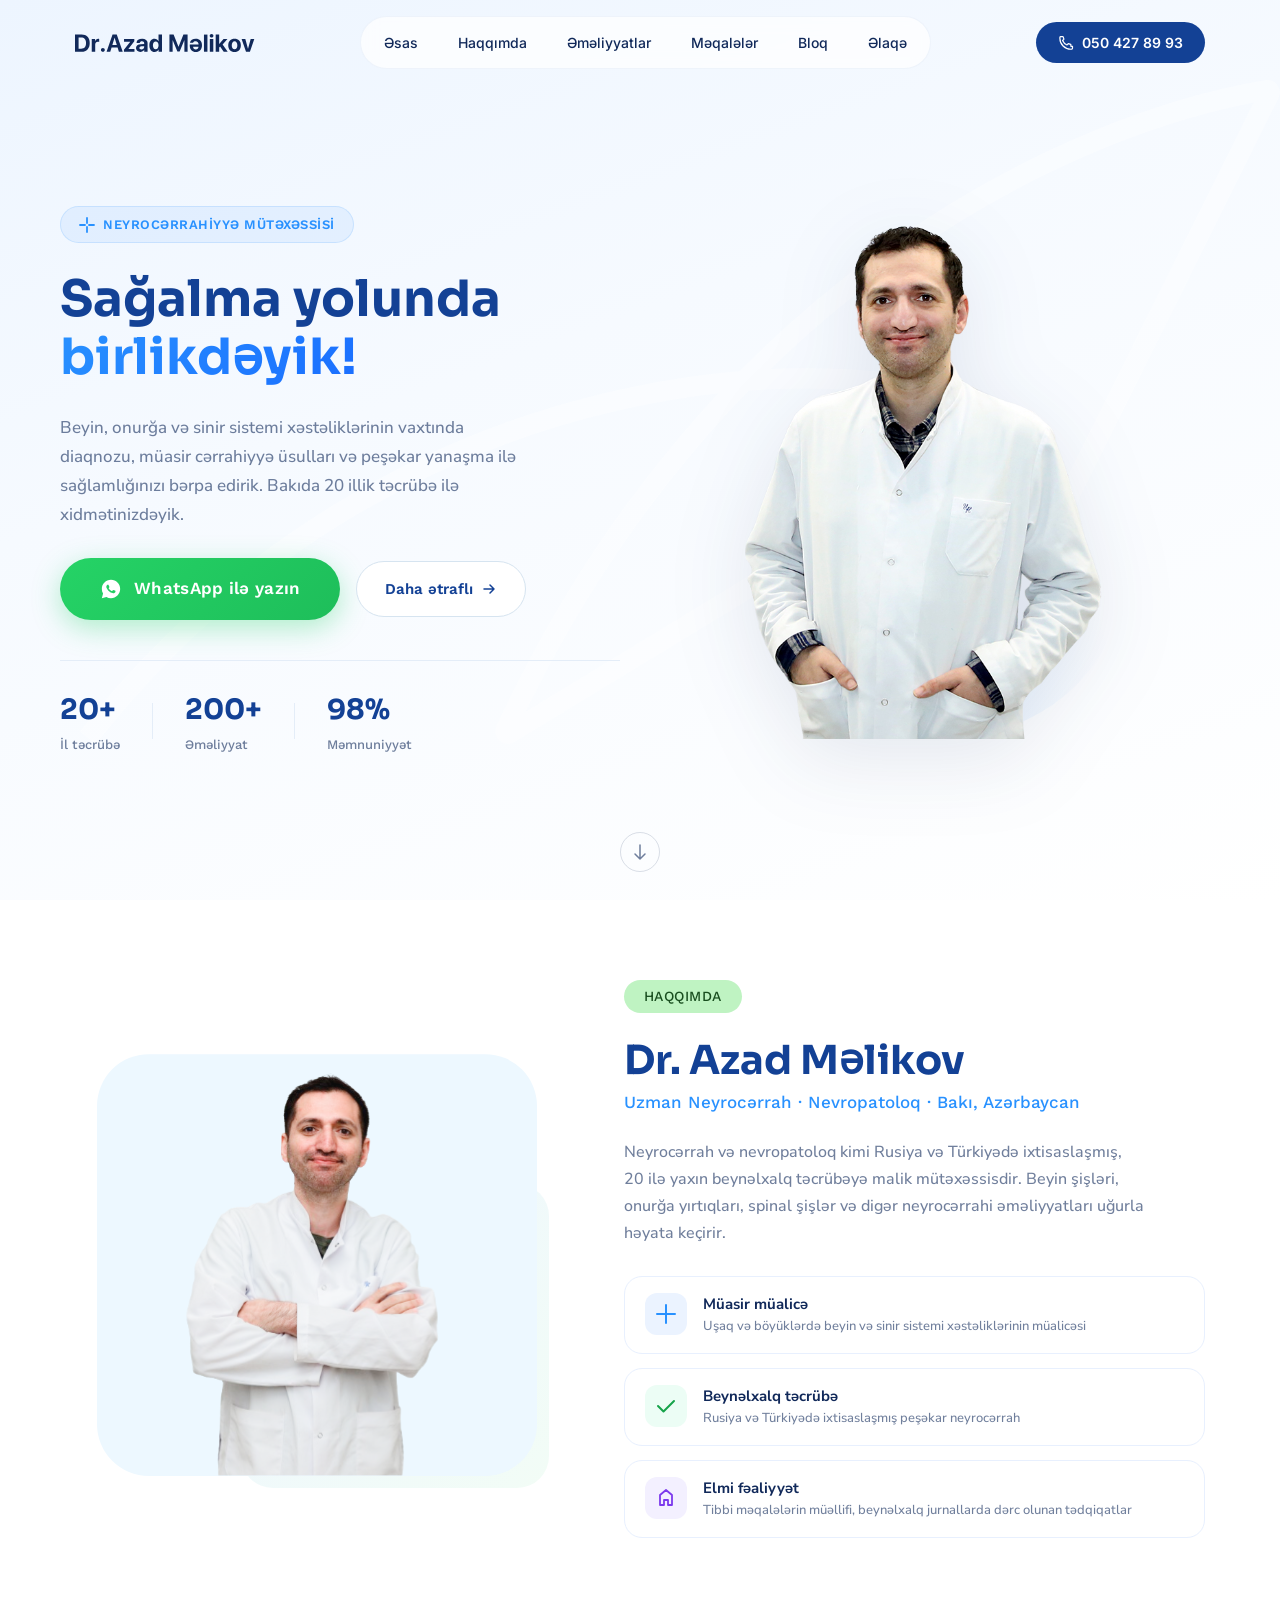
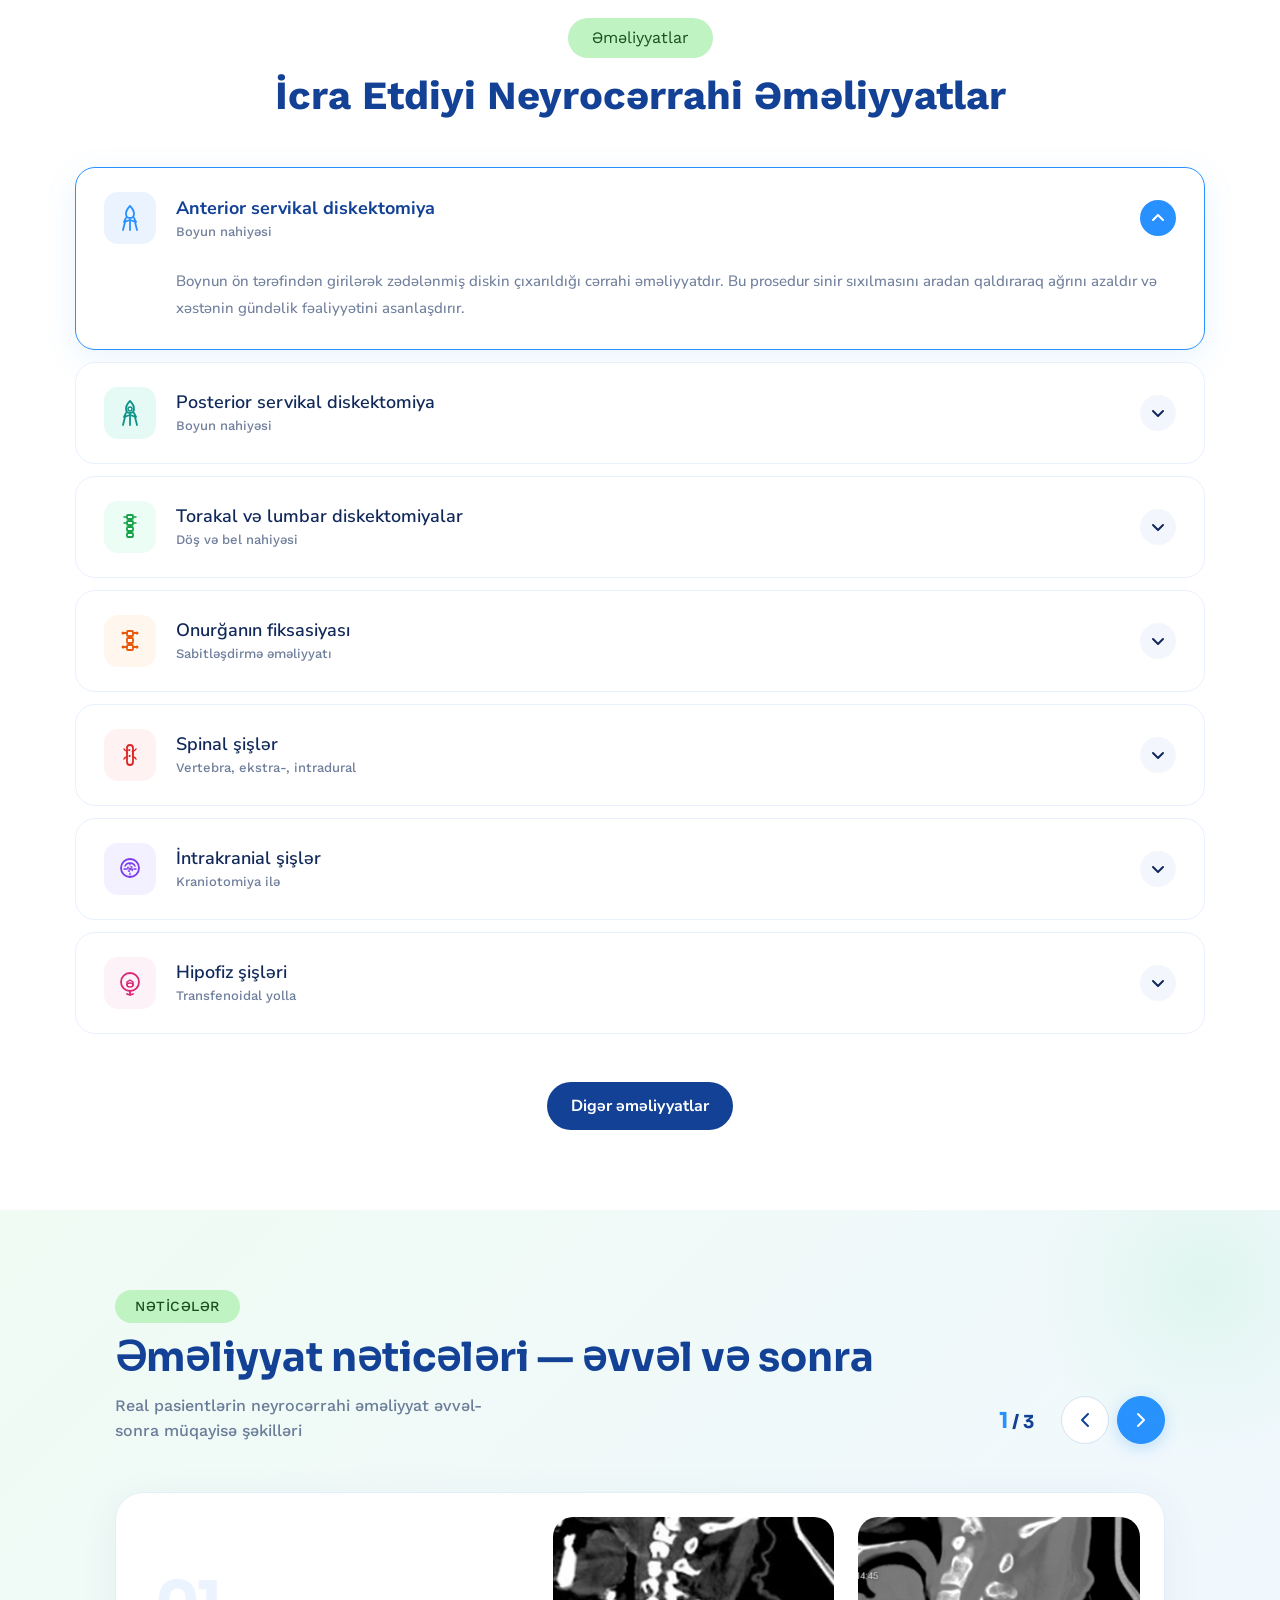
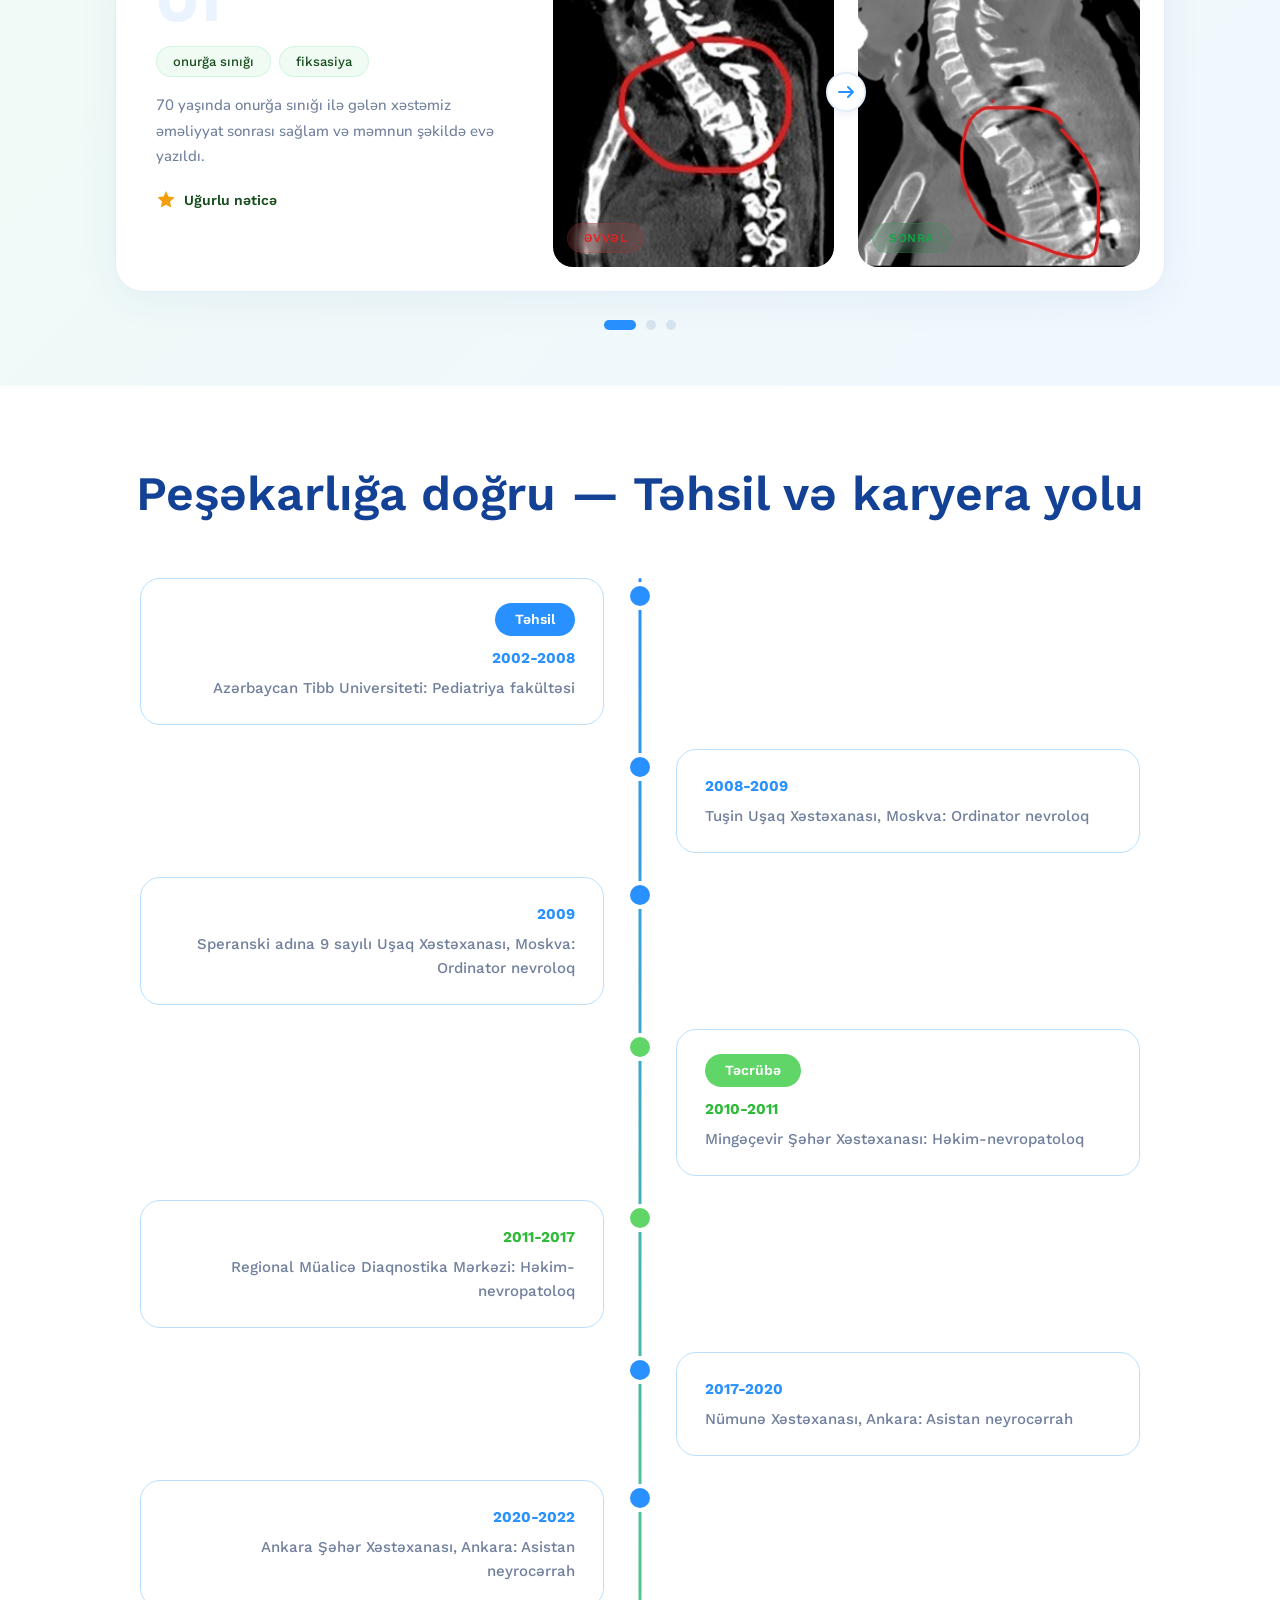
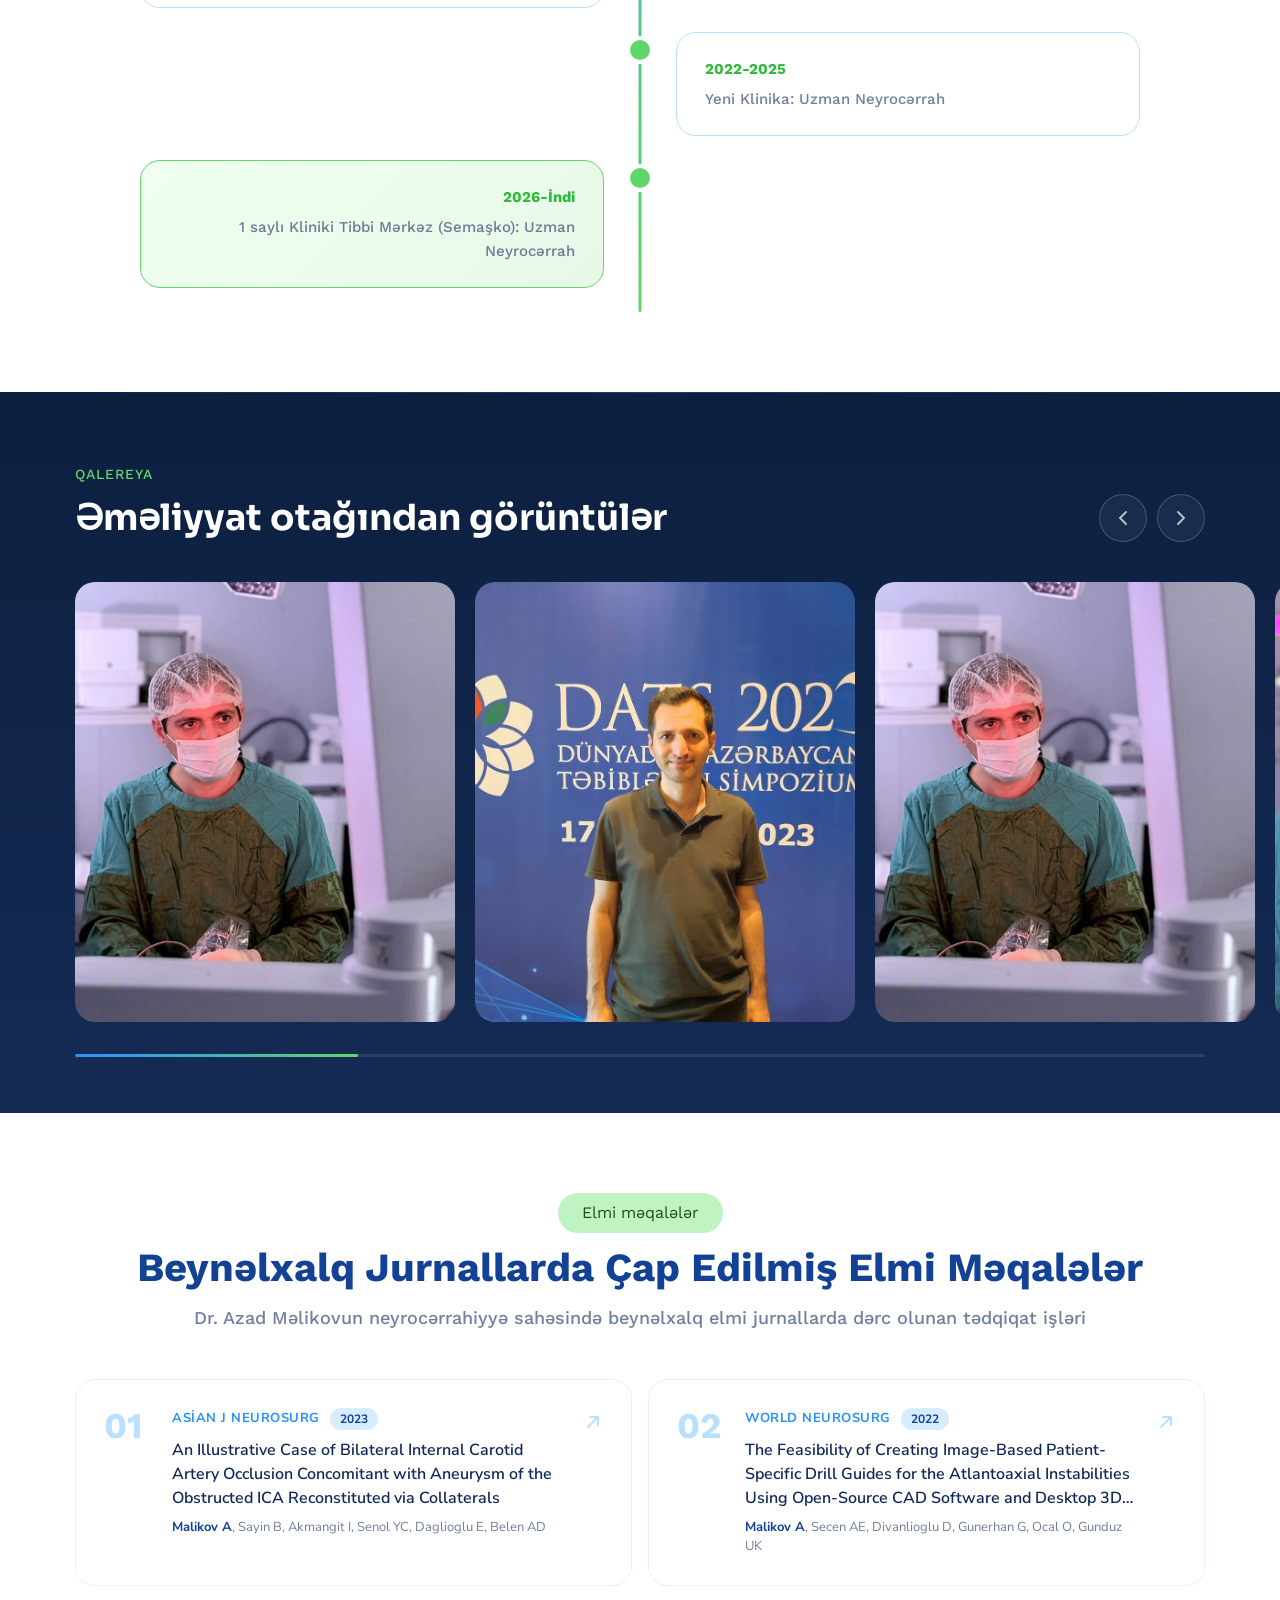
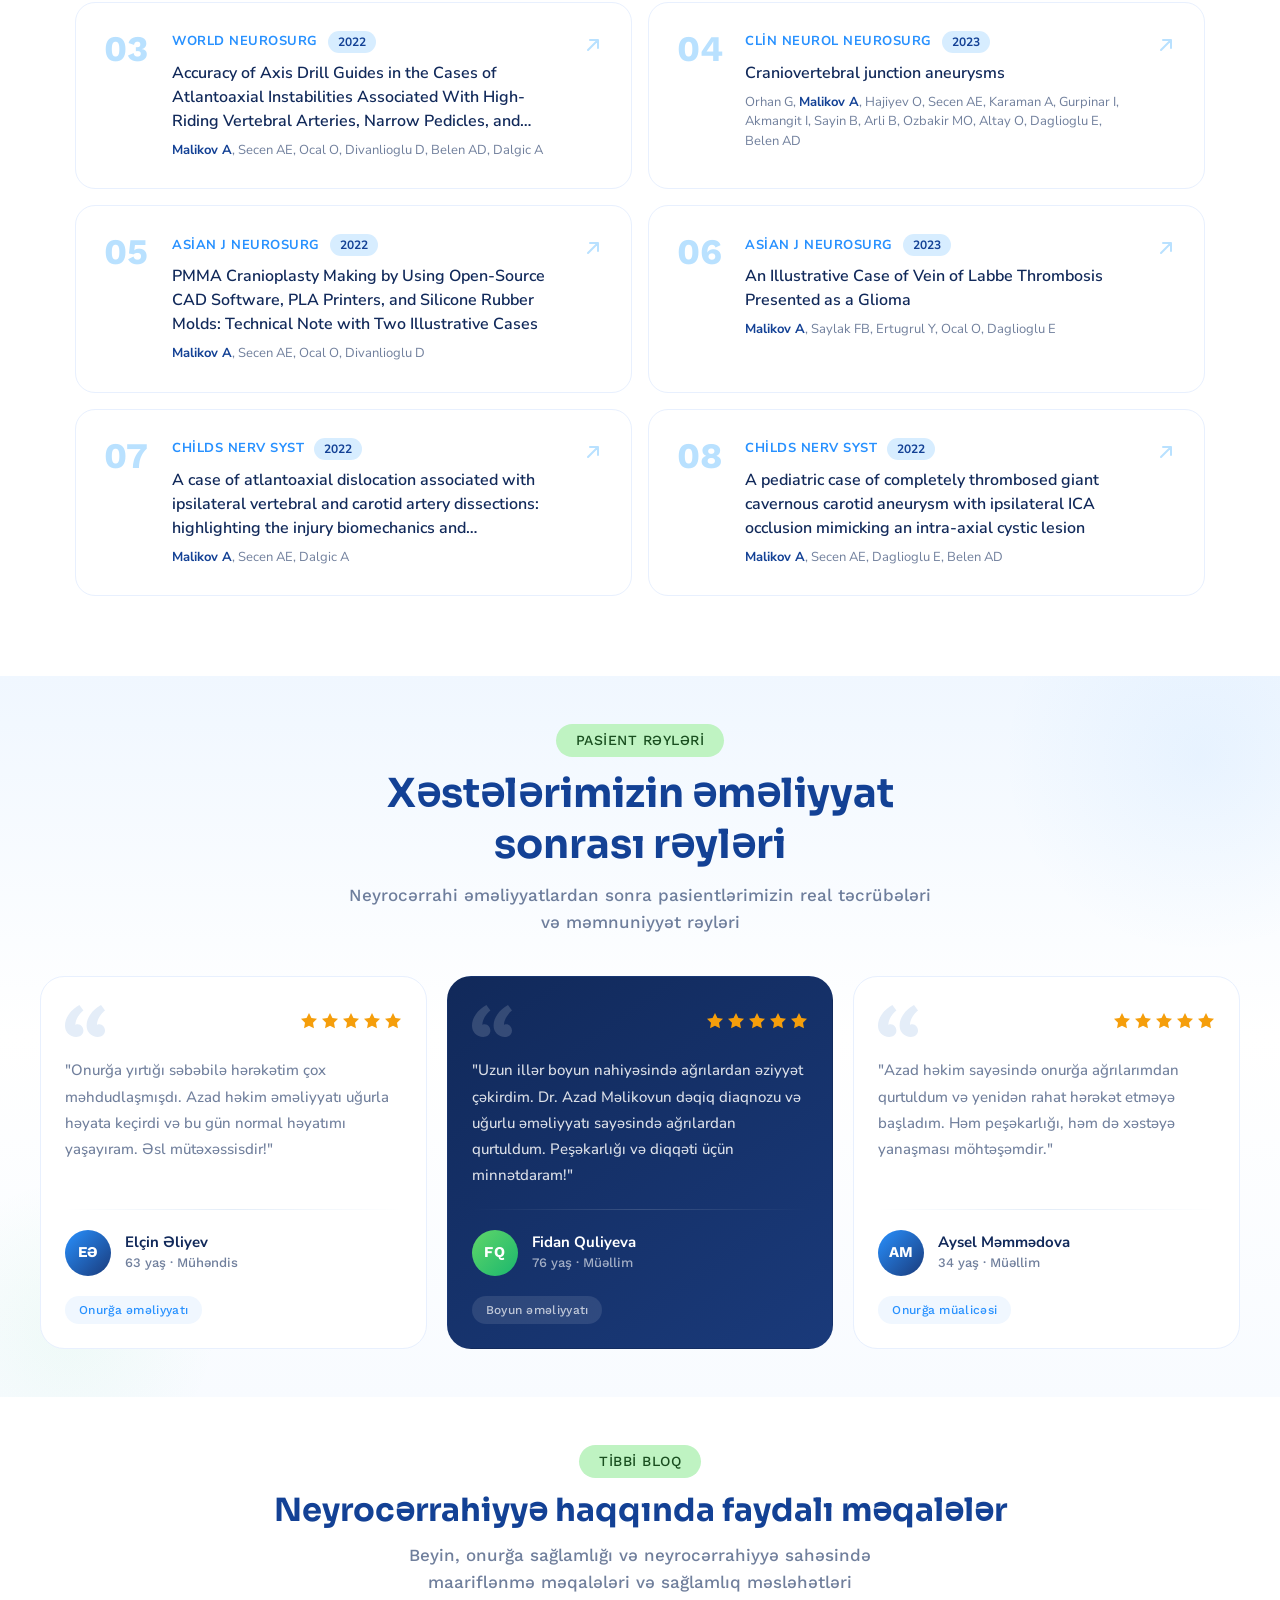
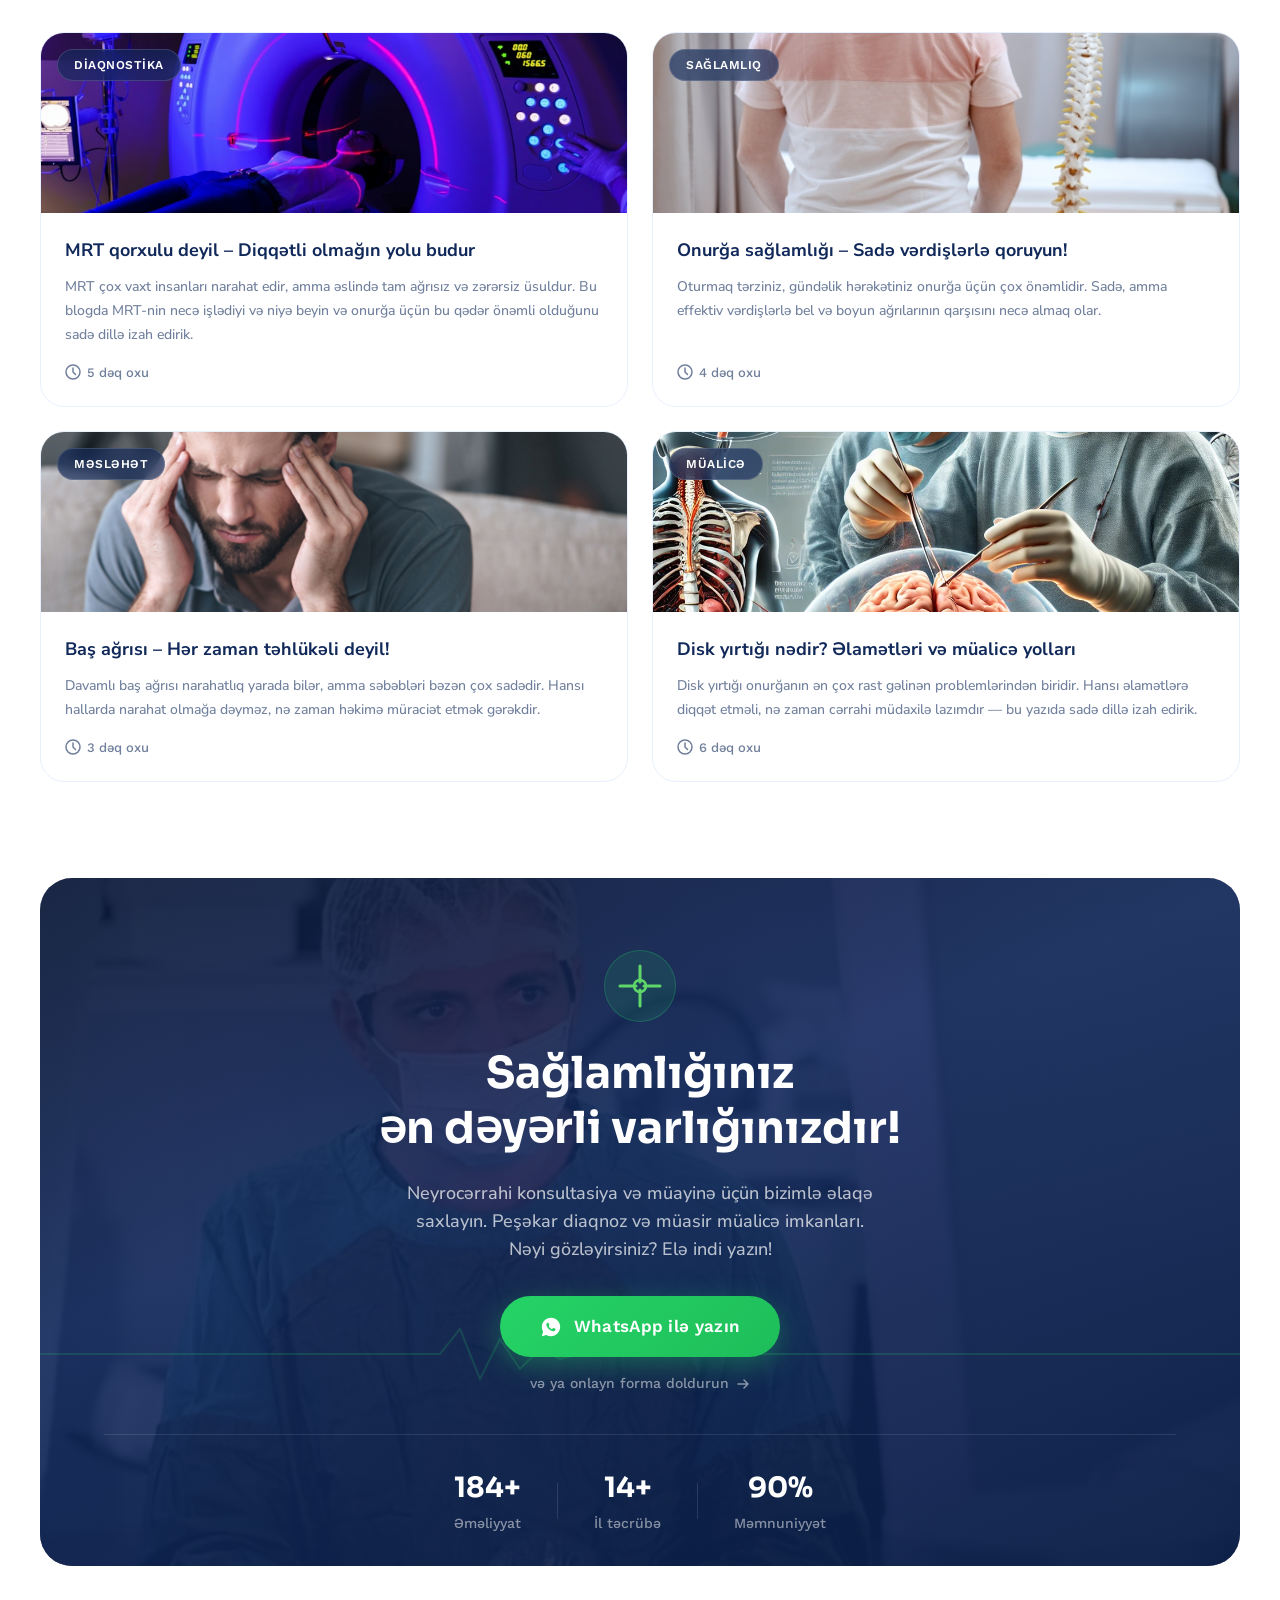
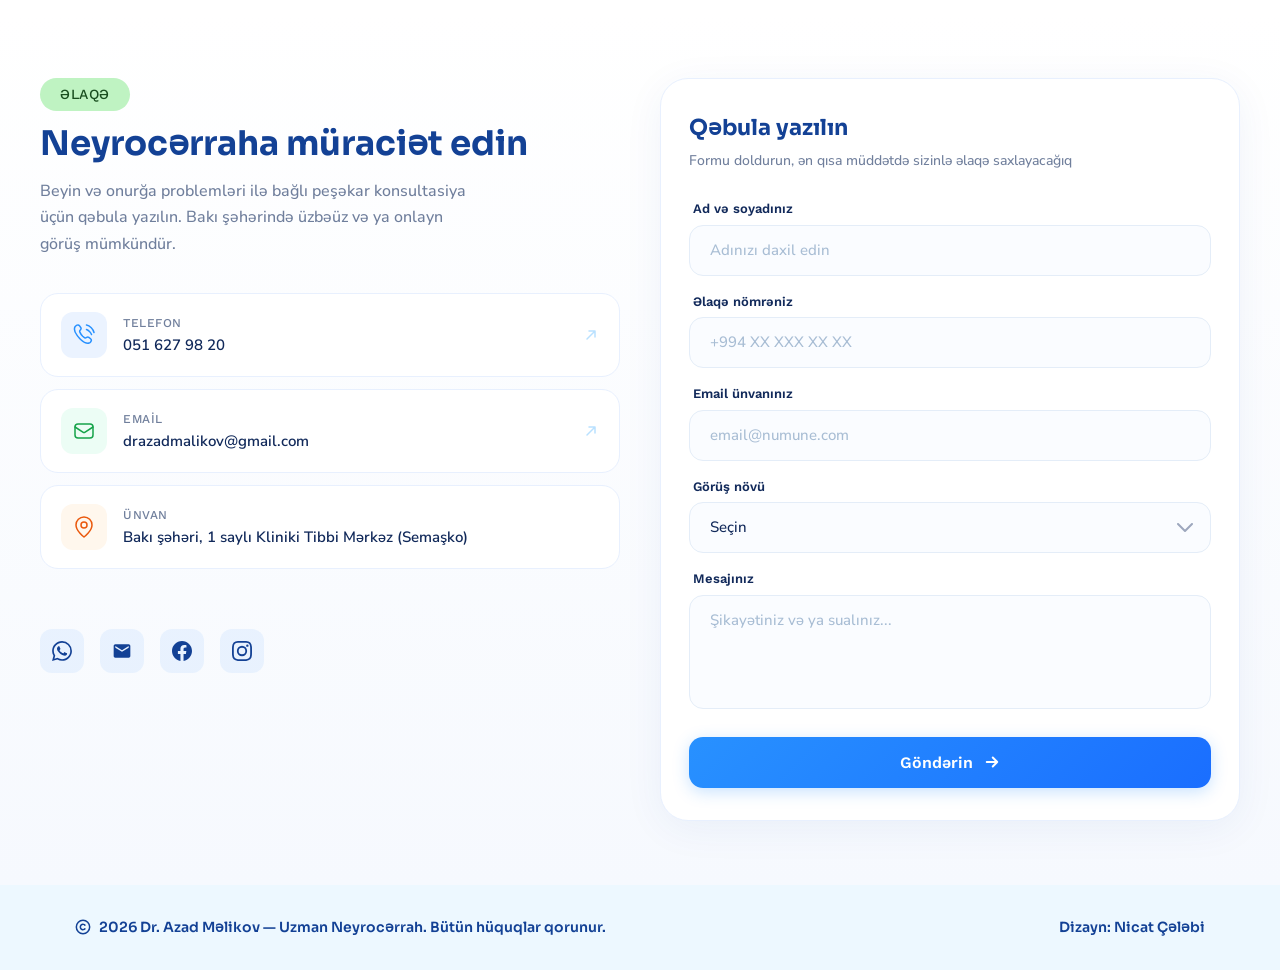
<file: index.html>
<!DOCTYPE html>
<html lang="az" dir="ltr">
<head>
    <meta charset="UTF-8">
    <meta name="viewport" content="width=device-width, initial-scale=1.0">

    <!-- Favicons -->
    <link rel="icon" type="image/svg+xml" href="favicon.svg">
    <link rel="icon" type="image/png" sizes="32x32" href="favicon.png">
    <link rel="apple-touch-icon" sizes="180x180" href="apple-touch-icon.png">
    <link rel="shortcut icon" href="favicon.ico">

    <!-- Primary SEO -->
    <title>Dr. Azad Məlikov — Uzman Neyrocərrah | Bakı, Azərbaycan</title>
    <meta name="description" content="Dr. Azad Məlikov — 20 illik təcrübəyə malik uzman neyrocərrah və nevropatoloq. Beyin, onurğa və sinir sistemi əməliyyatları. Bakı, Azərbaycan. Pulsuz konsultasiya üçün əlaqə saxlayın.">
    <meta name="keywords" content="neyrocərrah, neyrocərrah Bakı, onurğa əməliyyatı, beyin əməliyyatı, disk yırtığı müalicəsi, Dr Azad Məlikov, nevropatoloq, onurğa sınığı, servikal diskektomiya, hipofiz şişi, spinal cərrahiyyə, neyrocərrahiyyə Azərbaycan">
    <meta name="author" content="Dr. Azad Məlikov">
    <meta name="robots" content="index, follow">
    <link rel="canonical" href="https://drazadmalikov.az/">
    <link type="text/plain" rel="author" href="/humans.txt">

    <!-- Open Graph / Facebook -->
    <meta property="og:type" content="website">
    <meta property="og:url" content="https://drazadmalikov.az/">
    <meta property="og:title" content="Dr. Azad Məlikov — Uzman Neyrocərrah | Bakı">
    <meta property="og:description" content="20 illik təcrübəyə malik uzman neyrocərrah. Beyin, onurğa və sinir sistemi əməliyyatları. Pulsuz konsultasiya üçün əlaqə saxlayın.">
    <meta property="og:image" content="https://drazadmalikov.az/images/doctor-hero-42d082.png">
    <meta property="og:locale" content="az_AZ">
    <meta property="og:site_name" content="Dr. Azad Məlikov">

    <!-- Twitter Card -->
    <meta name="twitter:card" content="summary_large_image">
    <meta name="twitter:title" content="Dr. Azad Məlikov — Uzman Neyrocərrah | Bakı">
    <meta name="twitter:description" content="20 illik təcrübəyə malik uzman neyrocərrah. Beyin, onurğa və sinir sistemi əməliyyatları.">
    <meta name="twitter:image" content="https://drazadmalikov.az/images/doctor-hero-42d082.png">

    <!-- Geo & Contact -->
    <meta name="geo.region" content="AZ">
    <meta name="geo.placename" content="Bakı">

    <!-- Theme & Mobile -->
    <meta name="theme-color" content="#134195">
    <meta name="apple-mobile-web-app-capable" content="yes">
    <meta name="apple-mobile-web-app-status-bar-style" content="default">
    <link rel="manifest" href="/manifest.json">

    <!-- Structured Data: MedicalBusiness + Physician -->
    <script type="application/ld+json">
    {
        "@context": "https://schema.org",
        "@type": "Physician",
        "name": "Dr. Azad Məlikov",
        "alternateName": "Dr. Azad Malikov",
        "description": "Uzman neyrocərrah və nevropatoloq. 20 illik beynəlxalq təcrübə ilə beyin, onurğa və sinir sistemi əməliyyatları.",
        "image": "https://drazadmalikov.az/images/doctor-hero-42d082.png",
        "url": "https://drazadmalikov.az",
        "telephone": "+994516279820",
        "email": "drazadmalikov@gmail.com",
        "address": {
            "@type": "PostalAddress",
            "addressLocality": "Bakı",
            "addressCountry": "AZ",
            "streetAddress": "1 saylı Kliniki Tibbi Mərkəz (Semaşko)"
        },
        "geo": {
            "@type": "GeoCoordinates",
            "latitude": "40.4093",
            "longitude": "49.8671"
        },
        "medicalSpecialty": ["Neurosurgery", "Neurology"],
        "availableService": [
            {
                "@type": "MedicalProcedure",
                "name": "Anterior servikal diskektomiya",
                "bodyLocation": "Boyun nahiyəsi"
            },
            {
                "@type": "MedicalProcedure",
                "name": "Posterior servikal diskektomiya",
                "bodyLocation": "Boyun nahiyəsi"
            },
            {
                "@type": "MedicalProcedure",
                "name": "Torakal və lumbar diskektomiya",
                "bodyLocation": "Döş və bel nahiyəsi"
            },
            {
                "@type": "MedicalProcedure",
                "name": "Onurğanın fiksasiyası"
            },
            {
                "@type": "MedicalProcedure",
                "name": "Spinal şişlərin çıxarılması"
            },
            {
                "@type": "MedicalProcedure",
                "name": "İntrakranial şişlər (kraniotomiya)",
                "bodyLocation": "Beyin"
            },
            {
                "@type": "MedicalProcedure",
                "name": "Hipofiz şişləri (transfenoidal yolla)"
            }
        ],
        "sameAs": [],
        "priceRange": "$$",
        "openingHoursSpecification": {
            "@type": "OpeningHoursSpecification",
            "dayOfWeek": ["Monday", "Tuesday", "Wednesday", "Thursday", "Friday"],
            "opens": "09:00",
            "closes": "18:00"
        },
        "aggregateRating": {
            "@type": "AggregateRating",
            "ratingValue": "4.9",
            "reviewCount": "250",
            "bestRating": "5"
        }
    }
    </script>

    <!-- FAQ Structured Data -->
    <script type="application/ld+json">
    {
        "@context": "https://schema.org",
        "@type": "FAQPage",
        "mainEntity": [
            {
                "@type": "Question",
                "name": "Anterior servikal diskektomiya nədir?",
                "acceptedAnswer": {
                    "@type": "Answer",
                    "text": "Boynun ön tərəfindən girilərək zədələnmiş diskin çıxarıldığı cərrahi əməliyyatdır. Bu prosedur sinir sıxılmasını aradan qaldıraraq ağrını azaldır."
                }
            },
            {
                "@type": "Question",
                "name": "Onurğa fiksasiyası nə zaman tətbiq edilir?",
                "acceptedAnswer": {
                    "@type": "Answer",
                    "text": "Qeyri-stabil onurğa seqmentlərinin metal implantlar vasitəsilə sabitləndirilməsi əməliyyatıdır. Sınıq, sürüşmə və ya deformasiya hallarında tətbiq edilir."
                }
            },
            {
                "@type": "Question",
                "name": "Dr. Azad Məlikov harada qəbul edir?",
                "acceptedAnswer": {
                    "@type": "Answer",
                    "text": "Dr. Azad Məlikov Bakı şəhərində, Yeni Klinikada qəbul edir. Əlaqə: 051 627 98 20."
                }
            }
        ]
    }
    </script>

    <!-- Fonts -->
    <link rel="preconnect" href="https://fonts.googleapis.com">
    <link rel="preconnect" href="https://fonts.gstatic.com" crossorigin>
    <link href="https://fonts.googleapis.com/css2?family=DM+Sans:wght@400;700&family=Inter:wght@400;500;600&family=Nunito+Sans:wght@500;600;700&family=Open+Sans:wght@700&family=Poppins:wght@500;700&family=Sora:wght@600;700&family=Work+Sans:wght@400;500;600;700&display=swap" rel="stylesheet">
    <link rel="stylesheet" href="styles.css">
</head>
<body>
    <!-- ===================== NAVBAR ===================== -->
    <nav class="navbar" id="navbar" aria-label="Əsas naviqasiya">
        <div class="navbar__container">
            <a href="#hero" class="navbar__brand" aria-label="Ana səhifə">
                <img src="images/logo.svg" alt="Dr. Azad Məlikov — Neyrocərrah logosu" class="navbar__logo" width="140" height="40">
            </a>
            <div class="navbar__menu" id="navMenu">
                <div class="navbar__links">
                    <a href="#hero" class="navbar__link active">Əsas</a>
                    <a href="#about" class="navbar__link">Haqqımda</a>
                    <a href="#operations" class="navbar__link">Əməliyyatlar</a>
                    <a href="#articles" class="navbar__link">Məqalələr</a>
                    <a href="#blog" class="navbar__link">Bloq</a>
                    <a href="#contact" class="navbar__link">Əlaqə</a>
                </div>
            </div>
            <a href="tel:+994504278993" class="navbar__cta">
                <svg width="16" height="16" viewBox="0 0 16 16" fill="none"><path d="M14.5 11.35V13.35C14.5 13.78 14.16 14.15 13.72 14.19C13.38 14.22 13.1 14.24 12.88 14.24C6.81 14.24 1.88 9.31 1.88 3.24C1.88 3.02 1.9 2.74 1.93 2.4C1.97 1.96 2.34 1.62 2.77 1.62H4.77C4.96 1.62 5.13 1.74 5.19 1.93L5.86 4.05C5.91 4.21 5.86 4.39 5.73 4.5L4.55 5.49C5.42 7.47 7.03 9.08 9.01 9.95L10 8.77C10.11 8.64 10.29 8.59 10.45 8.64L12.57 9.31C12.76 9.37 12.88 9.54 12.88 9.73V11.35H14.5Z" stroke="currentColor" stroke-width="1.2" stroke-linecap="round" stroke-linejoin="round"/></svg>
                <span>050 427 89 93</span>
            </a>
            <button class="navbar__burger" id="navBurger" aria-label="Menyu">
                <span></span>
                <span></span>
                <span></span>
            </button>
        </div>
    </nav>

    <!-- ===================== HERO SECTION ===================== -->
    <header class="hero" id="hero">
        <div class="hero__bg">
            <img src="images/hero-decoration.svg" alt="" class="hero__decoration" aria-hidden="true" width="600" height="600">
        </div>
        <div class="hero__wrapper">
            <div class="hero__content">
                <span class="hero__badge">
                    <svg width="16" height="16" viewBox="0 0 16 16" fill="none" aria-hidden="true"><path d="M8 1V6M8 10V15M1 8H6M10 8H15" stroke="currentColor" stroke-width="1.8" stroke-linecap="round"/></svg>
                    Neyrocərrahiyyə mütəxəssisi
                </span>
                <h1 class="hero__title">Sağalma yolunda<br><span>birlikdəyik!</span></h1>
                <p class="hero__description">Beyin, onurğa və sinir sistemi xəstəliklərinin vaxtında diaqnozu, müasir cərrahiyyə üsulları və peşəkar yanaşma ilə sağlamlığınızı bərpa edirik. Bakıda 20 illik təcrübə ilə xidmətinizdəyik.</p>
                <div class="hero__buttons">
                    <a href="https://wa.me/994504278993" class="btn btn--cta" target="_blank" rel="noopener noreferrer" aria-label="WhatsApp ilə pulsuz konsultasiya alın">
                        <img src="images/whatsapp-icon.svg" alt="" class="btn__icon" width="20" height="20" aria-hidden="true"> WhatsApp ilə yazın
                    </a>
                    <a href="#about" class="btn btn--outline">
                        Daha ətraflı
                        <svg width="16" height="16" viewBox="0 0 16 16" fill="none"><path d="M3 8H13M13 8L9 4M13 8L9 12" stroke="currentColor" stroke-width="1.5" stroke-linecap="round" stroke-linejoin="round"/></svg>
                    </a>
                </div>
                <!-- Stats inline -->
                <div class="hero__stats">
                    <div class="hero__stat">
                        <span class="hero__stat-num">20+</span>
                        <span class="hero__stat-label">İl təcrübə</span>
                    </div>
                    <div class="hero__stat-divider"></div>
                    <div class="hero__stat">
                        <span class="hero__stat-num">200+</span>
                        <span class="hero__stat-label">Əməliyyat</span>
                    </div>
                    <div class="hero__stat-divider"></div>
                    <div class="hero__stat">
                        <span class="hero__stat-num">98%</span>
                        <span class="hero__stat-label">Məmnuniyyət</span>
                    </div>
                </div>
            </div>
            <div class="hero__image-col">
                <div class="hero__image-frame">
                    <img src="images/doctor-hero-42d082.png" alt="Dr. Azad Məlikov — Bakıda uzman neyrocərrah, beyin və onurğa əməliyyatları mütəxəssisi" class="hero__image" width="500" height="600" loading="eager">
                </div>
            </div>
        </div>
        <div class="hero__scroll-hint" id="scrollHint">
            <svg width="20" height="20" viewBox="0 0 20 20" fill="none"><path d="M10 3V17M10 17L5 12M10 17L15 12" stroke="currentColor" stroke-width="1.5" stroke-linecap="round" stroke-linejoin="round"/></svg>
        </div>
    </header>

    <!-- ===================== ABOUT SECTION ===================== -->
    <section class="about" id="about" aria-labelledby="about-title">
        <div class="about__container">
            <div class="about__image-col">
                <div class="about__image-card">
                    <img src="images/about-doctor.svg" alt="Dr. Azad Məlikov — Neyrocərrah profil şəkli" class="about__image" width="400" height="500" loading="lazy">
                    <div class="about__image-accent" aria-hidden="true"></div>
                </div>
            </div>
            <div class="about__content">
                <span class="about__badge">Haqqımda</span>
                <div class="about__name-group">
                    <h2 class="about__name" id="about-title">Dr. Azad Məlikov</h2>
                    <p class="about__role">Uzman Neyrocərrah · Nevropatoloq · Bakı, Azərbaycan</p>
                </div>
                <p class="about__bio">
                    Neyrocərrah və nevropatoloq kimi Rusiya və Türkiyədə ixtisaslaşmış, 20 ilə yaxın beynəlxalq təcrübəyə malik mütəxəssisdir. Beyin şişləri, onurğa yırtıqları, spinal şişlər və digər neyrocərrahi əməliyyatları uğurla həyata keçirir.
                </p>
                <div class="about__highlights">
                    <div class="about__highlight">
                        <div class="about__highlight-icon about__highlight-icon--blue">
                            <svg width="20" height="20" viewBox="0 0 20 20" fill="none"><path d="M10 1V19M1 10H19" stroke="currentColor" stroke-width="2" stroke-linecap="round"/></svg>
                        </div>
                        <div class="about__highlight-text">
                            <span class="about__highlight-title">Müasir müalicə</span>
                            <span class="about__highlight-desc">Uşaq və böyüklərdə beyin və sinir sistemi xəstəliklərinin müalicəsi</span>
                        </div>
                    </div>
                    <div class="about__highlight">
                        <div class="about__highlight-icon about__highlight-icon--green">
                            <svg width="20" height="20" viewBox="0 0 20 20" fill="none"><path d="M2 10L7.5 15.5L18 5" stroke="currentColor" stroke-width="2" stroke-linecap="round" stroke-linejoin="round"/></svg>
                        </div>
                        <div class="about__highlight-text">
                            <span class="about__highlight-title">Beynəlxalq təcrübə</span>
                            <span class="about__highlight-desc">Rusiya və Türkiyədə ixtisaslaşmış peşəkar neyrocərrah</span>
                        </div>
                    </div>
                    <div class="about__highlight">
                        <div class="about__highlight-icon about__highlight-icon--purple">
                            <svg width="20" height="20" viewBox="0 0 20 20" fill="none"><path d="M4 17V7L10 2L16 7V17H12V12H8V17H4Z" stroke="currentColor" stroke-width="1.8" stroke-linecap="round" stroke-linejoin="round"/></svg>
                        </div>
                        <div class="about__highlight-text">
                            <span class="about__highlight-title">Elmi fəaliyyət</span>
                            <span class="about__highlight-desc">Tibbi məqalələrin müəllifi, beynəlxalq jurnallarda dərc olunan tədqiqatlar</span>
                        </div>
                    </div>
                </div>

            </div>
        </div>
    </section>

     <!-- ===================== OPERATIONS ACCORDION ===================== -->
     <section class="operations" id="operations" aria-labelledby="operations-title">
          <div class="operations__container">
              <div class="operations__header">
                  <div class="operations__badge">Əməliyyatlar</div>
                  <h2 class="operations__title" id="operations-title">İcra etdiyi neyrocərrahi əməliyyatlar</h2>
                  <p class="sr-only">Dr. Azad Məlikov tərəfindən icra olunan beyin, onurğa və sinir sistemi əməliyyatları — anterior servikal diskektomiya, posterior diskektomiya, onurğa fiksasiyası, spinal şiş, kraniotomiya, hipofiz şişi əməliyyatları Bakıda.</p>
              </div>
              <div class="operations__grid">
                  <!-- 1 -->
                  <div class="accordion__item accordion__item--open">
                      <button class="accordion__trigger" aria-expanded="true">
                          <div class="accordion__icon-box accordion__icon-box--blue">
                              <svg width="28" height="28" viewBox="0 0 28 28" fill="none"><path d="M14 2C14 2 10 6 10 10C10 12 11 14 14 14C17 14 18 12 18 10C18 6 14 2 14 2Z" stroke="currentColor" stroke-width="1.8" stroke-linecap="round" stroke-linejoin="round"/><path d="M10 14L8 18L14 16L20 18L18 14" stroke="currentColor" stroke-width="1.8" stroke-linecap="round" stroke-linejoin="round"/><path d="M9 18L7 26M19 18L21 26M14 16V26" stroke="currentColor" stroke-width="1.8" stroke-linecap="round" stroke-linejoin="round"/></svg>
                          </div>
                          <div class="accordion__text">
                              <span class="accordion__heading">Anterior servikal diskektomiya</span>
                              <span class="accordion__subtext">Boyun nahiyəsi</span>
                          </div>
                          <div class="accordion__chevron">
                              <svg width="20" height="20" viewBox="0 0 20 20" fill="none"><path d="M5 8L10 13L15 8" stroke="currentColor" stroke-width="2" stroke-linecap="round" stroke-linejoin="round"/></svg>
                          </div>
                      </button>
                      <div class="accordion__content">
                          <p>Boynun ön tərəfindən girilərək zədələnmiş diskin çıxarıldığı cərrahi əməliyyatdır. Bu prosedur sinir sıxılmasını aradan qaldıraraq ağrını azaldır və xəstənin gündəlik fəaliyyətini asanlaşdırır.</p>
                      </div>
                  </div>
                  <!-- 2 -->
                  <div class="accordion__item">
                      <button class="accordion__trigger" aria-expanded="false">
                          <div class="accordion__icon-box accordion__icon-box--teal">
                              <svg width="28" height="28" viewBox="0 0 28 28" fill="none"><path d="M14 2C14 2 10 6 10 10C10 12 11 14 14 14C17 14 18 12 18 10C18 6 14 2 14 2Z" stroke="currentColor" stroke-width="1.8" stroke-linecap="round" stroke-linejoin="round"/><path d="M10 14L8 18L14 16L20 18L18 14" stroke="currentColor" stroke-width="1.8" stroke-linecap="round" stroke-linejoin="round"/><path d="M9 18L7 26M19 18L21 26M14 16V26" stroke="currentColor" stroke-width="1.8" stroke-linecap="round" stroke-linejoin="round"/><circle cx="14" cy="10" r="2" stroke="currentColor" stroke-width="1.5"/></svg>
                          </div>
                          <div class="accordion__text">
                              <span class="accordion__heading">Posterior servikal diskektomiya</span>
                              <span class="accordion__subtext">Boyun nahiyəsi</span>
                          </div>
                          <div class="accordion__chevron">
                              <svg width="20" height="20" viewBox="0 0 20 20" fill="none"><path d="M5 8L10 13L15 8" stroke="currentColor" stroke-width="2" stroke-linecap="round" stroke-linejoin="round"/></svg>
                          </div>
                      </button>
                      <div class="accordion__content">
                          <p>Boynun arxa hissəsindən girilərək sıxılmış sinirlərin azad edildiyi cərrahi müdaxilədir. Sinir köklərinin dekompressiyası xəstənin ağrı və hərəkət məhdudiyyətini aradan qaldırır.</p>
                      </div>
                  </div>
                  <!-- 3 -->
                  <div class="accordion__item">
                      <button class="accordion__trigger" aria-expanded="false">
                          <div class="accordion__icon-box accordion__icon-box--green">
                              <svg width="28" height="28" viewBox="0 0 28 28" fill="none"><rect x="11" y="2" width="6" height="4" rx="1" stroke="currentColor" stroke-width="1.8"/><rect x="11" y="8" width="6" height="4" rx="1" stroke="currentColor" stroke-width="1.8"/><rect x="11" y="14" width="6" height="4" rx="1" stroke="currentColor" stroke-width="1.8"/><rect x="11" y="20" width="6" height="4" rx="1" stroke="currentColor" stroke-width="1.8"/><path d="M11 4H8M17 4H20M11 10H8M17 10H20" stroke="currentColor" stroke-width="1.5" stroke-linecap="round"/></svg>
                          </div>
                          <div class="accordion__text">
                              <span class="accordion__heading">Torakal və lumbar diskektomiyalar</span>
                              <span class="accordion__subtext">Döş və bel nahiyəsi</span>
                          </div>
                          <div class="accordion__chevron">
                              <svg width="20" height="20" viewBox="0 0 20 20" fill="none"><path d="M5 8L10 13L15 8" stroke="currentColor" stroke-width="2" stroke-linecap="round" stroke-linejoin="round"/></svg>
                          </div>
                      </button>
                      <div class="accordion__content">
                          <p>Döş və bel nahiyəsindəki zədələnmiş disklərin cərrahi yolla çıxarılması əməliyyatıdır. Bu müdaxilə onurğa sinirlərinə olan təzyiqi aradan qaldırır.</p>
                      </div>
                  </div>
                  <!-- 4 -->
                  <div class="accordion__item">
                      <button class="accordion__trigger" aria-expanded="false">
                          <div class="accordion__icon-box accordion__icon-box--orange">
                              <svg width="28" height="28" viewBox="0 0 28 28" fill="none"><rect x="11" y="4" width="6" height="5" rx="1" stroke="currentColor" stroke-width="1.8"/><rect x="11" y="11" width="6" height="5" rx="1" stroke="currentColor" stroke-width="1.8"/><rect x="11" y="18" width="6" height="5" rx="1" stroke="currentColor" stroke-width="1.8"/><path d="M7 6H11M17 6H21M7 20H11M17 20H21" stroke="currentColor" stroke-width="2" stroke-linecap="round"/><circle cx="7" cy="6" r="1.5" fill="currentColor"/><circle cx="21" cy="6" r="1.5" fill="currentColor"/><circle cx="7" cy="20" r="1.5" fill="currentColor"/><circle cx="21" cy="20" r="1.5" fill="currentColor"/></svg>
                          </div>
                          <div class="accordion__text">
                              <span class="accordion__heading">Onurğanın fiksasiyası</span>
                              <span class="accordion__subtext">Sabitləşdirmə əməliyyatı</span>
                          </div>
                          <div class="accordion__chevron">
                              <svg width="20" height="20" viewBox="0 0 20 20" fill="none"><path d="M5 8L10 13L15 8" stroke="currentColor" stroke-width="2" stroke-linecap="round" stroke-linejoin="round"/></svg>
                          </div>
                      </button>
                      <div class="accordion__content">
                          <p>Qeyri-stabil onurğa seqmentlərinin metal implantlar vasitəsilə sabitləndirilməsi əməliyyatıdır. Sınıq, sürüşmə və ya deformasiya hallarında tətbiq edilir.</p>
                      </div>
                  </div>
                  <!-- 5 -->
                  <div class="accordion__item">
                      <button class="accordion__trigger" aria-expanded="false">
                          <div class="accordion__icon-box accordion__icon-box--red">
                              <svg width="28" height="28" viewBox="0 0 28 28" fill="none"><rect x="11" y="4" width="6" height="20" rx="3" stroke="currentColor" stroke-width="1.8"/><circle cx="14" cy="12" r="3" stroke="currentColor" stroke-width="1.8" stroke-dasharray="2 2"/><path d="M8 8C8 8 9 10 11 10M20 8C20 8 19 10 17 10M8 18C8 18 9 16 11 16M20 18C20 18 19 16 17 16" stroke="currentColor" stroke-width="1.5" stroke-linecap="round"/></svg>
                          </div>
                          <div class="accordion__text">
                              <span class="accordion__heading">Spinal şişlər</span>
                              <span class="accordion__subtext">Vertebra, ekstra-, intradural</span>
                          </div>
                          <div class="accordion__chevron">
                              <svg width="20" height="20" viewBox="0 0 20 20" fill="none"><path d="M5 8L10 13L15 8" stroke="currentColor" stroke-width="2" stroke-linecap="round" stroke-linejoin="round"/></svg>
                          </div>
                      </button>
                      <div class="accordion__content">
                          <p>Onurğa kanalı və ətrafındakı şişlərin cərrahi yolla çıxarılması əməliyyatıdır. Şişin yerləşməsinə görə müxtəlif yanaşmalar tətbiq edilir.</p>
                      </div>
                  </div>
                  <!-- 6 -->
                  <div class="accordion__item">
                      <button class="accordion__trigger" aria-expanded="false">
                          <div class="accordion__icon-box accordion__icon-box--purple">
                              <svg width="28" height="28" viewBox="0 0 28 28" fill="none"><path d="M14 4C9 4 5 8 5 13C5 18 9 22 14 22C19 22 23 18 23 13C23 8 19 4 14 4Z" stroke="currentColor" stroke-width="1.8"/><path d="M9 11C10 9 12 8 14 8C16 8 18 9 19 11" stroke="currentColor" stroke-width="1.5" stroke-linecap="round"/><path d="M8 14H20" stroke="currentColor" stroke-width="1.5" stroke-linecap="round" stroke-dasharray="3 2"/><path d="M14 8V22" stroke="currentColor" stroke-width="1.2" stroke-linecap="round" stroke-dasharray="2 3"/><circle cx="14" cy="14" r="2.5" stroke="currentColor" stroke-width="1.5" stroke-dasharray="2 2"/></svg>
                          </div>
                          <div class="accordion__text">
                              <span class="accordion__heading">İntrakranial şişlər</span>
                              <span class="accordion__subtext">Kraniotomiya ilə</span>
                          </div>
                          <div class="accordion__chevron">
                              <svg width="20" height="20" viewBox="0 0 20 20" fill="none"><path d="M5 8L10 13L15 8" stroke="currentColor" stroke-width="2" stroke-linecap="round" stroke-linejoin="round"/></svg>
                          </div>
                      </button>
                      <div class="accordion__content">
                          <p>Kəllə sümüyünün açılması yolu ilə beyin şişlərinin çıxarılması əməliyyatıdır. Müasir neyronaviqasiya texnologiyaları ilə həyata keçirilir.</p>
                      </div>
                  </div>
                  <!-- 7 -->
                  <div class="accordion__item">
                      <button class="accordion__trigger" aria-expanded="false">
                          <div class="accordion__icon-box accordion__icon-box--pink">
                              <svg width="28" height="28" viewBox="0 0 28 28" fill="none"><path d="M14 4C9 4 5 8 5 13C5 18 9 22 14 22C19 22 23 18 23 13C23 8 19 4 14 4Z" stroke="currentColor" stroke-width="1.8"/><ellipse cx="14" cy="16" rx="3" ry="2" stroke="currentColor" stroke-width="1.5"/><path d="M14 22V26M11 25L14 26L17 25" stroke="currentColor" stroke-width="1.8" stroke-linecap="round" stroke-linejoin="round"/><path d="M11 16V13L14 11L17 13V16" stroke="currentColor" stroke-width="1.5" stroke-linecap="round" stroke-linejoin="round"/></svg>
                          </div>
                          <div class="accordion__text">
                              <span class="accordion__heading">Hipofiz şişləri</span>
                              <span class="accordion__subtext">Transfenoidal yolla</span>
                          </div>
                          <div class="accordion__chevron">
                              <svg width="20" height="20" viewBox="0 0 20 20" fill="none"><path d="M5 8L10 13L15 8" stroke="currentColor" stroke-width="2" stroke-linecap="round" stroke-linejoin="round"/></svg>
                          </div>
                      </button>
                      <div class="accordion__content">
                          <p>Burun yolu vasitəsilə hipofiz vəzisindəki şişlərin çıxarılması əməliyyatıdır. Minimal invaziv yanaşma ilə sürətli bərpa təmin edilir.</p>
                      </div>
                  </div>
              </div>
              <a href="#contact" class="btn btn--primary">Digər əməliyyatlar</a>
          </div>
     </section>

    <!-- ===================== OPERATIONS SHOWCASE ===================== -->
    <section class="showcase" id="operations-showcase" aria-labelledby="showcase-title">
        <div class="showcase__container">
            <div class="showcase__header">
                <div class="showcase__header-left">
                    <span class="showcase__badge">Nəticələr</span>
                    <h2 class="showcase__title" id="showcase-title">Əməliyyat nəticələri — əvvəl və sonra</h2>
                    <p class="showcase__subtitle">Real pasientlərin neyrocərrahi əməliyyat əvvəl-sonra müqayisə şəkilləri</p>
                </div>
                <div class="showcase__controls">
                    <span class="showcase__counter"><span id="showcaseCurrent">1</span> / <span id="showcaseTotal">3</span></span>
                    <div class="showcase__nav">
                        <button class="showcase__nav-btn" id="showcasePrev" aria-label="Əvvəlki">
                            <svg width="20" height="20" viewBox="0 0 20 20" fill="none"><path d="M13 16L7 10L13 4" stroke="currentColor" stroke-width="2" stroke-linecap="round" stroke-linejoin="round"/></svg>
                        </button>
                        <button class="showcase__nav-btn showcase__nav-btn--active" id="showcaseNext" aria-label="Növbəti">
                            <svg width="20" height="20" viewBox="0 0 20 20" fill="none"><path d="M7 4L13 10L7 16" stroke="currentColor" stroke-width="2" stroke-linecap="round" stroke-linejoin="round"/></svg>
                        </button>
                    </div>
                </div>
            </div>

            <div class="showcase__carousel" id="showcaseCarousel">
                <!-- Slide 1 -->
                <div class="showcase__slide showcase__slide--active">
                    <div class="showcase__info">
                        <div class="showcase__case-num">01</div>
                        <div class="showcase__tags">
                            <span class="showcase__tag">onurğa sınığı</span>
                            <span class="showcase__tag">fiksasiya</span>
                        </div>
                        <p class="showcase__desc">70 yaşında onurğa sınığı ilə gələn xəstəmiz əməliyyat sonrası sağlam və məmnun şəkildə evə yazıldı.</p>
                        <div class="showcase__result">
                            <svg width="20" height="20" viewBox="0 0 20 20" fill="none"><path d="M10 1L12.47 6.6L18.6 7.35L14 11.46L15.18 17.5L10 14.77L4.82 17.5L6 11.46L1.4 7.35L7.53 6.6L10 1Z" fill="#F59E0B"/></svg>
                            <span>Uğurlu nəticə</span>
                        </div>
                    </div>
                    <div class="showcase__images">
                        <div class="showcase__img-wrap">
                            <div class="showcase__img" style="background-image: url('images/operation-before-1.png')"></div>
                            <span class="showcase__img-badge showcase__img-badge--before">Əvvəl</span>
                        </div>
                        <div class="showcase__img-divider">
                            <svg width="24" height="24" viewBox="0 0 24 24" fill="none"><path d="M5 12H19M19 12L14 7M19 12L14 17" stroke="currentColor" stroke-width="2" stroke-linecap="round" stroke-linejoin="round"/></svg>
                        </div>
                        <div class="showcase__img-wrap">
                            <div class="showcase__img" style="background-image: url('images/operation-after-1.png')"></div>
                            <span class="showcase__img-badge showcase__img-badge--after">Sonra</span>
                        </div>
                    </div>
                </div>

                <!-- Slide 2 -->
                <div class="showcase__slide">
                    <div class="showcase__info">
                        <div class="showcase__case-num">02</div>
                        <div class="showcase__tags">
                            <span class="showcase__tag">disk yırtığı</span>
                            <span class="showcase__tag">diskektomiya</span>
                        </div>
                        <p class="showcase__desc">Bel nahiyəsindəki disk yırtığı uğurla əməliyyat edildi. Xəstə 3 gün sonra evə yazıldı.</p>
                        <div class="showcase__result">
                            <svg width="20" height="20" viewBox="0 0 20 20" fill="none"><path d="M10 1L12.47 6.6L18.6 7.35L14 11.46L15.18 17.5L10 14.77L4.82 17.5L6 11.46L1.4 7.35L7.53 6.6L10 1Z" fill="#F59E0B"/></svg>
                            <span>Uğurlu nəticə</span>
                        </div>
                    </div>
                    <div class="showcase__images">
                        <div class="showcase__img-wrap">
                            <div class="showcase__img" style="background-image: url('images/operation-before-1.png')"></div>
                            <span class="showcase__img-badge showcase__img-badge--before">Əvvəl</span>
                        </div>
                        <div class="showcase__img-divider">
                            <svg width="24" height="24" viewBox="0 0 24 24" fill="none"><path d="M5 12H19M19 12L14 7M19 12L14 17" stroke="currentColor" stroke-width="2" stroke-linecap="round" stroke-linejoin="round"/></svg>
                        </div>
                        <div class="showcase__img-wrap">
                            <div class="showcase__img" style="background-image: url('images/operation-after-1.png')"></div>
                            <span class="showcase__img-badge showcase__img-badge--after">Sonra</span>
                        </div>
                    </div>
                </div>

                <!-- Slide 3 -->
                <div class="showcase__slide">
                    <div class="showcase__info">
                        <div class="showcase__case-num">03</div>
                        <div class="showcase__tags">
                            <span class="showcase__tag">boyun yırtığı</span>
                            <span class="showcase__tag">servikal</span>
                        </div>
                        <p class="showcase__desc">Boyun nahiyəsindəki disk probleminin aradan qaldırılması. Xəstə tam sağlamaraq normal həyatına qayıtdı.</p>
                        <div class="showcase__result">
                            <svg width="20" height="20" viewBox="0 0 20 20" fill="none"><path d="M10 1L12.47 6.6L18.6 7.35L14 11.46L15.18 17.5L10 14.77L4.82 17.5L6 11.46L1.4 7.35L7.53 6.6L10 1Z" fill="#F59E0B"/></svg>
                            <span>Uğurlu nəticə</span>
                        </div>
                    </div>
                    <div class="showcase__images">
                        <div class="showcase__img-wrap">
                            <div class="showcase__img" style="background-image: url('images/operation-before-1.png')"></div>
                            <span class="showcase__img-badge showcase__img-badge--before">Əvvəl</span>
                        </div>
                        <div class="showcase__img-divider">
                            <svg width="24" height="24" viewBox="0 0 24 24" fill="none"><path d="M5 12H19M19 12L14 7M19 12L14 17" stroke="currentColor" stroke-width="2" stroke-linecap="round" stroke-linejoin="round"/></svg>
                        </div>
                        <div class="showcase__img-wrap">
                            <div class="showcase__img" style="background-image: url('images/operation-after-1.png')"></div>
                            <span class="showcase__img-badge showcase__img-badge--after">Sonra</span>
                        </div>
                    </div>
                </div>
            </div>

            <div class="showcase__dots" id="showcaseDots">
                <button class="showcase__dot showcase__dot--active" data-index="0"></button>
                <button class="showcase__dot" data-index="1"></button>
                <button class="showcase__dot" data-index="2"></button>
            </div>
        </div>
    </section>



    <!-- ===================== PROFESSIONALISM TIMELINE ===================== -->
    <section class="timeline" id="timeline" aria-labelledby="timeline-title">
        <h2 class="timeline__main-title" id="timeline-title">Peşəkarlığa doğru — Təhsil və karyera yolu</h2>
        <div class="timeline__track">
            <!-- Education -->
            <div class="timeline__item timeline__item--left">
                <div class="timeline__card timeline__card--edu">
                    <span class="timeline__badge timeline__badge--edu">Təhsil</span>
                    <span class="timeline__date">2002-2008</span>
                    <p class="timeline__text">Azərbaycan Tibb Universiteti: Pediatriya fakültəsi</p>
                </div>
                <div class="timeline__dot timeline__dot--blue"></div>
                <div class="timeline__spacer"></div>
            </div>

            <div class="timeline__item timeline__item--right">
                <div class="timeline__spacer"></div>
                <div class="timeline__dot timeline__dot--blue"></div>
                <div class="timeline__card">
                    <span class="timeline__date">2008-2009</span>
                    <p class="timeline__text">Tuşin Uşaq Xəstəxanası, Moskva: Ordinator nevroloq</p>
                </div>
            </div>

            <div class="timeline__item timeline__item--left">
                <div class="timeline__card">
                    <span class="timeline__date">2009</span>
                    <p class="timeline__text">Speranski adına 9 sayılı Uşaq Xəstəxanası, Moskva: Ordinator nevroloq</p>
                </div>
                <div class="timeline__dot timeline__dot--blue"></div>
                <div class="timeline__spacer"></div>
            </div>

            <!-- Experience -->
            <div class="timeline__item timeline__item--right">
                <div class="timeline__spacer"></div>
                <div class="timeline__dot timeline__dot--green"></div>
                <div class="timeline__card timeline__card--exp">
                    <span class="timeline__badge timeline__badge--exp">Təcrübə</span>
                    <span class="timeline__date timeline__date--green">2010-2011</span>
                    <p class="timeline__text">Mingəçevir Şəhər Xəstəxanası: Həkim-nevropatoloq</p>
                </div>
            </div>

            <div class="timeline__item timeline__item--left">
                <div class="timeline__card">
                    <span class="timeline__date timeline__date--green">2011-2017</span>
                    <p class="timeline__text">Regional Müalicə Diaqnostika Mərkəzi: Həkim-nevropatoloq</p>
                </div>
                <div class="timeline__dot timeline__dot--green"></div>
                <div class="timeline__spacer"></div>
            </div>

            <div class="timeline__item timeline__item--right">
                <div class="timeline__spacer"></div>
                <div class="timeline__dot timeline__dot--blue"></div>
                <div class="timeline__card">
                    <span class="timeline__date">2017-2020</span>
                    <p class="timeline__text">Nümunə Xəstəxanası, Ankara: Asistan neyrocərrah</p>
                </div>
            </div>

            <div class="timeline__item timeline__item--left">
                <div class="timeline__card">
                    <span class="timeline__date">2020-2022</span>
                    <p class="timeline__text">Ankara Şəhər Xəstəxanası, Ankara: Asistan neyrocərrah</p>
                </div>
                <div class="timeline__dot timeline__dot--blue"></div>
                <div class="timeline__spacer"></div>
            </div>

            <div class="timeline__item timeline__item--right">
                <div class="timeline__spacer"></div>
                <div class="timeline__dot timeline__dot--green"></div>
                <div class="timeline__card">
                    <span class="timeline__date timeline__date--green">2022-2025</span>
                    <p class="timeline__text">Yeni Klinika: Uzman Neyrocərrah</p>
                </div>
            </div>

            <div class="timeline__item timeline__item--left">
                <div class="timeline__card timeline__card--active">
                    <span class="timeline__date timeline__date--green">2026-İndi</span>
                    <p class="timeline__text">1 saylı Kliniki Tibbi Mərkəz (Semaşko): Uzman Neyrocərrah</p>
                </div>
                <div class="timeline__dot timeline__dot--green timeline__dot--pulse"></div>
                <div class="timeline__spacer"></div>
            </div>
        </div>
    </section>

    <!-- ===================== GALLERY CAROUSEL ===================== -->
    <section class="gallery" id="gallery" aria-labelledby="gallery-title">
        <div class="gallery__header">
            <div class="gallery__header-text">
                <span class="gallery__badge">Qalereya</span>
                <h2 class="gallery__title" id="gallery-title">Əməliyyat otağından görüntülər</h2>
            </div>
            <div class="gallery__nav">
                <button class="gallery__nav-btn gallery__nav-btn--prev" id="galleryPrev" aria-label="Əvvəlki">
                    <svg width="20" height="20" viewBox="0 0 20 20" fill="none"><path d="M13 16L7 10L13 4" stroke="currentColor" stroke-width="2" stroke-linecap="round" stroke-linejoin="round"/></svg>
                </button>
                <button class="gallery__nav-btn gallery__nav-btn--next" id="galleryNext" aria-label="Növbəti">
                    <svg width="20" height="20" viewBox="0 0 20 20" fill="none"><path d="M7 4L13 10L7 16" stroke="currentColor" stroke-width="2" stroke-linecap="round" stroke-linejoin="round"/></svg>
                </button>
            </div>
        </div>
        <div class="gallery__viewport">
            <div class="gallery__track" id="galleryTrack">
                <div class="gallery__slide">
                    <img src="images/gallery-1-744af8.png" alt="Dr. Azad Məlikov neyrocərrahiyyə əməliyyatı zamanı" class="gallery__img" loading="lazy" width="600" height="400">
                    <div class="gallery__overlay">
                        <span class="gallery__overlay-tag">Neyrocərrahiyyə</span>
                    </div>
                </div>
                <div class="gallery__slide">
                    <img src="images/gallery-2-16ac58.png" alt="Onurğa əməliyyatı prosesi — spinal cərrahiyyə" class="gallery__img" loading="lazy" width="600" height="400">
                    <div class="gallery__overlay">
                        <span class="gallery__overlay-tag">Onurğa əməliyyatı</span>
                    </div>
                </div>
                <div class="gallery__slide">
                    <img src="images/gallery-4-16ac58.png" alt="Cərrahi müdaxilə — beyin əməliyyatı" class="gallery__img" loading="lazy" width="600" height="400">
                    <div class="gallery__overlay">
                        <span class="gallery__overlay-tag">Cərrahi müdaxilə</span>
                    </div>
                </div>
                <div class="gallery__slide">
                    <img src="images/gallery-3-744af8.png" alt="Əməliyyat otağında neyrocərrahi prosedur" class="gallery__img" loading="lazy" width="600" height="400">
                    <div class="gallery__overlay">
                        <span class="gallery__overlay-tag">Əməliyyat prosesi</span>
                    </div>
                </div>
                <!-- Duplicates for infinite scroll -->
                <div class="gallery__slide" aria-hidden="true">
                    <img src="images/gallery-1-744af8.png" alt="" class="gallery__img" loading="lazy" width="600" height="400">
                    <div class="gallery__overlay">
                        <span class="gallery__overlay-tag">Neyrocərrahiyyə</span>
                    </div>
                </div>
                <div class="gallery__slide" aria-hidden="true">
                    <img src="images/gallery-2-16ac58.png" alt="" class="gallery__img" loading="lazy" width="600" height="400">
                    <div class="gallery__overlay">
                        <span class="gallery__overlay-tag">Onurğa əməliyyatı</span>
                    </div>
                </div>
                <div class="gallery__slide" aria-hidden="true">
                    <img src="images/gallery-4-16ac58.png" alt="" class="gallery__img" loading="lazy" width="600" height="400">
                    <div class="gallery__overlay">
                        <span class="gallery__overlay-tag">Cərrahi müdaxilə</span>
                    </div>
                </div>
                <div class="gallery__slide" aria-hidden="true">
                    <img src="images/gallery-3-744af8.png" alt="" class="gallery__img" loading="lazy" width="600" height="400">
                    <div class="gallery__overlay">
                        <span class="gallery__overlay-tag">Əməliyyat prosesi</span>
                    </div>
                </div>
            </div>
        </div>
        <div class="gallery__progress">
            <div class="gallery__progress-bar" id="galleryProgress"></div>
        </div>
    </section>

    <!-- ===================== ARTICLES SECTION ===================== -->
    <section class="articles" id="articles" aria-labelledby="articles-title">
        <div class="articles__header">
            <div class="articles__badge">Elmi məqalələr</div>
            <h2 class="articles__title" id="articles-title">Beynəlxalq jurnallarda çap edilmiş elmi məqalələr</h2>
            <p class="articles__subtitle">Dr. Azad Məlikovun neyrocərrahiyyə sahəsində beynəlxalq elmi jurnallarda dərc olunan tədqiqat işləri</p>
        </div>
        <div class="articles__grid">
            <article class="articles__card">
                <div class="articles__card-num">01</div>
                <div class="articles__card-body">
                    <span class="articles__card-journal">Asian J Neurosurg <span class="articles__card-year">2023</span></span>
                    <h3 class="articles__card-title">An Illustrative Case of Bilateral Internal Carotid Artery Occlusion Concomitant with Aneurysm of the Obstructed ICA Reconstituted via Collaterals</h3>
                    <p class="articles__card-authors"><strong>Malikov A</strong>, Sayin B, Akmangit I, Senol YC, Daglioglu E, Belen AD</p>
                </div>
                <svg class="articles__card-arrow" width="20" height="20" viewBox="0 0 20 20" fill="none"><path d="M5 15L15 5M15 5H7M15 5V13" stroke="currentColor" stroke-width="2" stroke-linecap="round" stroke-linejoin="round"/></svg>
            </article>

            <article class="articles__card">
                <div class="articles__card-num">02</div>
                <div class="articles__card-body">
                    <span class="articles__card-journal">World Neurosurg <span class="articles__card-year">2022</span></span>
                    <h3 class="articles__card-title">The Feasibility of Creating Image-Based Patient-Specific Drill Guides for the Atlantoaxial Instabilities Using Open-Source CAD Software and Desktop 3D Printers</h3>
                    <p class="articles__card-authors"><strong>Malikov A</strong>, Secen AE, Divanlioglu D, Gunerhan G, Ocal O, Gunduz UK</p>
                </div>
                <svg class="articles__card-arrow" width="20" height="20" viewBox="0 0 20 20" fill="none"><path d="M5 15L15 5M15 5H7M15 5V13" stroke="currentColor" stroke-width="2" stroke-linecap="round" stroke-linejoin="round"/></svg>
            </article>

            <article class="articles__card">
                <div class="articles__card-num">03</div>
                <div class="articles__card-body">
                    <span class="articles__card-journal">World Neurosurg <span class="articles__card-year">2022</span></span>
                    <h3 class="articles__card-title">Accuracy of Axis Drill Guides in the Cases of Atlantoaxial Instabilities Associated With High-Riding Vertebral Arteries, Narrow Pedicles, and Complex Deformities</h3>
                    <p class="articles__card-authors"><strong>Malikov A</strong>, Secen AE, Ocal O, Divanlioglu D, Belen AD, Dalgic A</p>
                </div>
                <svg class="articles__card-arrow" width="20" height="20" viewBox="0 0 20 20" fill="none"><path d="M5 15L15 5M15 5H7M15 5V13" stroke="currentColor" stroke-width="2" stroke-linecap="round" stroke-linejoin="round"/></svg>
            </article>

            <article class="articles__card">
                <div class="articles__card-num">04</div>
                <div class="articles__card-body">
                    <span class="articles__card-journal">Clin Neurol Neurosurg <span class="articles__card-year">2023</span></span>
                    <h3 class="articles__card-title">Craniovertebral junction aneurysms</h3>
                    <p class="articles__card-authors">Orhan G, <strong>Malikov A</strong>, Hajiyev O, Secen AE, Karaman A, Gurpinar I, Akmangit I, Sayin B, Arli B, Ozbakir MO, Altay O, Daglioglu E, Belen AD</p>
                </div>
                <svg class="articles__card-arrow" width="20" height="20" viewBox="0 0 20 20" fill="none"><path d="M5 15L15 5M15 5H7M15 5V13" stroke="currentColor" stroke-width="2" stroke-linecap="round" stroke-linejoin="round"/></svg>
            </article>

            <article class="articles__card">
                <div class="articles__card-num">05</div>
                <div class="articles__card-body">
                    <span class="articles__card-journal">Asian J Neurosurg <span class="articles__card-year">2022</span></span>
                    <h3 class="articles__card-title">PMMA Cranioplasty Making by Using Open-Source CAD Software, PLA Printers, and Silicone Rubber Molds: Technical Note with Two Illustrative Cases</h3>
                    <p class="articles__card-authors"><strong>Malikov A</strong>, Secen AE, Ocal O, Divanlioglu D</p>
                </div>
                <svg class="articles__card-arrow" width="20" height="20" viewBox="0 0 20 20" fill="none"><path d="M5 15L15 5M15 5H7M15 5V13" stroke="currentColor" stroke-width="2" stroke-linecap="round" stroke-linejoin="round"/></svg>
            </article>

            <article class="articles__card">
                <div class="articles__card-num">06</div>
                <div class="articles__card-body">
                    <span class="articles__card-journal">Asian J Neurosurg <span class="articles__card-year">2023</span></span>
                    <h3 class="articles__card-title">An Illustrative Case of Vein of Labbe Thrombosis Presented as a Glioma</h3>
                    <p class="articles__card-authors"><strong>Malikov A</strong>, Saylak FB, Ertugrul Y, Ocal O, Daglioglu E</p>
                </div>
                <svg class="articles__card-arrow" width="20" height="20" viewBox="0 0 20 20" fill="none"><path d="M5 15L15 5M15 5H7M15 5V13" stroke="currentColor" stroke-width="2" stroke-linecap="round" stroke-linejoin="round"/></svg>
            </article>

            <article class="articles__card">
                <div class="articles__card-num">07</div>
                <div class="articles__card-body">
                    <span class="articles__card-journal">Childs Nerv Syst <span class="articles__card-year">2022</span></span>
                    <h3 class="articles__card-title">A case of atlantoaxial dislocation associated with ipsilateral vertebral and carotid artery dissections: highlighting the injury biomechanics and management strategy</h3>
                    <p class="articles__card-authors"><strong>Malikov A</strong>, Secen AE, Dalgic A</p>
                </div>
                <svg class="articles__card-arrow" width="20" height="20" viewBox="0 0 20 20" fill="none"><path d="M5 15L15 5M15 5H7M15 5V13" stroke="currentColor" stroke-width="2" stroke-linecap="round" stroke-linejoin="round"/></svg>
            </article>

            <article class="articles__card">
                <div class="articles__card-num">08</div>
                <div class="articles__card-body">
                    <span class="articles__card-journal">Childs Nerv Syst <span class="articles__card-year">2022</span></span>
                    <h3 class="articles__card-title">A pediatric case of completely thrombosed giant cavernous carotid aneurysm with ipsilateral ICA occlusion mimicking an intra-axial cystic lesion</h3>
                    <p class="articles__card-authors"><strong>Malikov A</strong>, Secen AE, Daglioglu E, Belen AD</p>
                </div>
                <svg class="articles__card-arrow" width="20" height="20" viewBox="0 0 20 20" fill="none"><path d="M5 15L15 5M15 5H7M15 5V13" stroke="currentColor" stroke-width="2" stroke-linecap="round" stroke-linejoin="round"/></svg>
            </article>
        </div>
    </section>

    <!-- ===================== REVIEWS SECTION ===================== -->
    <section class="reviews" id="reviews" aria-labelledby="reviews-title">
        <div class="reviews__container">
            <div class="reviews__header">
                <span class="reviews__badge">Pasient rəyləri</span>
                <h2 class="reviews__title" id="reviews-title">Xəstələrimizin əməliyyat sonrası rəyləri</h2>
                <p class="reviews__subtitle">Neyrocərrahi əməliyyatlardan sonra pasientlərimizin real təcrübələri və məmnuniyyət rəyləri</p>
            </div>
            <div class="reviews__grid">
                <!-- Review 1 -->
                <div class="reviews__card">
                    <div class="reviews__card-top">
                        <svg class="reviews__quote-icon" width="40" height="32" viewBox="0 0 40 32" fill="none">
                            <path d="M0 20.8C0 27.2 4.8 32 11.2 32C15.2 32 18.4 29.6 18.4 25.6C18.4 22.4 16 19.2 12.8 19.2C12 19.2 11.2 19.2 10.4 20C10.4 14.4 14.4 8.8 18.4 5.6L14.4 0C5.6 4.8 0 12.8 0 20.8ZM21.6 20.8C21.6 27.2 26.4 32 32.8 32C36.8 32 40 29.6 40 25.6C40 22.4 37.6 19.2 34.4 19.2C33.6 19.2 32.8 19.2 32 20C32 14.4 36 8.8 40 5.6L36 0C27.2 4.8 21.6 12.8 21.6 20.8Z" fill="currentColor"/>
                        </svg>
                        <div class="reviews__stars">
                            <svg width="18" height="18" viewBox="0 0 18 18" fill="none"><path d="M9 1L11.47 6.01L17 6.81L13 10.71L13.94 16.23L9 13.67L4.06 16.23L5 10.71L1 6.81L6.53 6.01L9 1Z" fill="#F59E0B"/></svg>
                            <svg width="18" height="18" viewBox="0 0 18 18" fill="none"><path d="M9 1L11.47 6.01L17 6.81L13 10.71L13.94 16.23L9 13.67L4.06 16.23L5 10.71L1 6.81L6.53 6.01L9 1Z" fill="#F59E0B"/></svg>
                            <svg width="18" height="18" viewBox="0 0 18 18" fill="none"><path d="M9 1L11.47 6.01L17 6.81L13 10.71L13.94 16.23L9 13.67L4.06 16.23L5 10.71L1 6.81L6.53 6.01L9 1Z" fill="#F59E0B"/></svg>
                            <svg width="18" height="18" viewBox="0 0 18 18" fill="none"><path d="M9 1L11.47 6.01L17 6.81L13 10.71L13.94 16.23L9 13.67L4.06 16.23L5 10.71L1 6.81L6.53 6.01L9 1Z" fill="#F59E0B"/></svg>
                            <svg width="18" height="18" viewBox="0 0 18 18" fill="none"><path d="M9 1L11.47 6.01L17 6.81L13 10.71L13.94 16.23L9 13.67L4.06 16.23L5 10.71L1 6.81L6.53 6.01L9 1Z" fill="#F59E0B"/></svg>
                        </div>
                    </div>
                    <p class="reviews__card-text">"Onurğa yırtığı səbəbilə hərəkətim çox məhdudlaşmışdı. Azad həkim əməliyyatı uğurla həyata keçirdi və bu gün normal həyatımı yaşayıram. Əsl mütəxəssisdir!"</p>
                    <div class="reviews__card-divider"></div>
                    <div class="reviews__card-author">
                        <div class="reviews__avatar">EƏ</div>
                        <div class="reviews__author-info">
                            <span class="reviews__card-name">Elçin Əliyev</span>
                            <span class="reviews__card-meta">63 yaş · Mühəndis</span>
                        </div>
                    </div>
                    <span class="reviews__card-tag">Onurğa əməliyyatı</span>
                </div>
                <!-- Review 2 -->
                <div class="reviews__card reviews__card--featured">
                    <div class="reviews__card-top">
                        <svg class="reviews__quote-icon" width="40" height="32" viewBox="0 0 40 32" fill="none">
                            <path d="M0 20.8C0 27.2 4.8 32 11.2 32C15.2 32 18.4 29.6 18.4 25.6C18.4 22.4 16 19.2 12.8 19.2C12 19.2 11.2 19.2 10.4 20C10.4 14.4 14.4 8.8 18.4 5.6L14.4 0C5.6 4.8 0 12.8 0 20.8ZM21.6 20.8C21.6 27.2 26.4 32 32.8 32C36.8 32 40 29.6 40 25.6C40 22.4 37.6 19.2 34.4 19.2C33.6 19.2 32.8 19.2 32 20C32 14.4 36 8.8 40 5.6L36 0C27.2 4.8 21.6 12.8 21.6 20.8Z" fill="currentColor"/>
                        </svg>
                        <div class="reviews__stars">
                            <svg width="18" height="18" viewBox="0 0 18 18" fill="none"><path d="M9 1L11.47 6.01L17 6.81L13 10.71L13.94 16.23L9 13.67L4.06 16.23L5 10.71L1 6.81L6.53 6.01L9 1Z" fill="#F59E0B"/></svg>
                            <svg width="18" height="18" viewBox="0 0 18 18" fill="none"><path d="M9 1L11.47 6.01L17 6.81L13 10.71L13.94 16.23L9 13.67L4.06 16.23L5 10.71L1 6.81L6.53 6.01L9 1Z" fill="#F59E0B"/></svg>
                            <svg width="18" height="18" viewBox="0 0 18 18" fill="none"><path d="M9 1L11.47 6.01L17 6.81L13 10.71L13.94 16.23L9 13.67L4.06 16.23L5 10.71L1 6.81L6.53 6.01L9 1Z" fill="#F59E0B"/></svg>
                            <svg width="18" height="18" viewBox="0 0 18 18" fill="none"><path d="M9 1L11.47 6.01L17 6.81L13 10.71L13.94 16.23L9 13.67L4.06 16.23L5 10.71L1 6.81L6.53 6.01L9 1Z" fill="#F59E0B"/></svg>
                            <svg width="18" height="18" viewBox="0 0 18 18" fill="none"><path d="M9 1L11.47 6.01L17 6.81L13 10.71L13.94 16.23L9 13.67L4.06 16.23L5 10.71L1 6.81L6.53 6.01L9 1Z" fill="#F59E0B"/></svg>
                        </div>
                    </div>
                    <p class="reviews__card-text">"Uzun illər boyun nahiyəsində ağrılardan əziyyət çəkirdim. Dr. Azad Məlikovun dəqiq diaqnozu və uğurlu əməliyyatı sayəsində ağrılardan qurtuldum. Peşəkarlığı və diqqəti üçün minnətdaram!"</p>
                    <div class="reviews__card-divider"></div>
                    <div class="reviews__card-author">
                        <div class="reviews__avatar">FQ</div>
                        <div class="reviews__author-info">
                            <span class="reviews__card-name">Fidan Quliyeva</span>
                            <span class="reviews__card-meta">76 yaş · Müəllim</span>
                        </div>
                    </div>
                    <span class="reviews__card-tag">Boyun əməliyyatı</span>
                </div>
                <!-- Review 3 -->
                <div class="reviews__card">
                    <div class="reviews__card-top">
                        <svg class="reviews__quote-icon" width="40" height="32" viewBox="0 0 40 32" fill="none">
                            <path d="M0 20.8C0 27.2 4.8 32 11.2 32C15.2 32 18.4 29.6 18.4 25.6C18.4 22.4 16 19.2 12.8 19.2C12 19.2 11.2 19.2 10.4 20C10.4 14.4 14.4 8.8 18.4 5.6L14.4 0C5.6 4.8 0 12.8 0 20.8ZM21.6 20.8C21.6 27.2 26.4 32 32.8 32C36.8 32 40 29.6 40 25.6C40 22.4 37.6 19.2 34.4 19.2C33.6 19.2 32.8 19.2 32 20C32 14.4 36 8.8 40 5.6L36 0C27.2 4.8 21.6 12.8 21.6 20.8Z" fill="currentColor"/>
                        </svg>
                        <div class="reviews__stars">
                            <svg width="18" height="18" viewBox="0 0 18 18" fill="none"><path d="M9 1L11.47 6.01L17 6.81L13 10.71L13.94 16.23L9 13.67L4.06 16.23L5 10.71L1 6.81L6.53 6.01L9 1Z" fill="#F59E0B"/></svg>
                            <svg width="18" height="18" viewBox="0 0 18 18" fill="none"><path d="M9 1L11.47 6.01L17 6.81L13 10.71L13.94 16.23L9 13.67L4.06 16.23L5 10.71L1 6.81L6.53 6.01L9 1Z" fill="#F59E0B"/></svg>
                            <svg width="18" height="18" viewBox="0 0 18 18" fill="none"><path d="M9 1L11.47 6.01L17 6.81L13 10.71L13.94 16.23L9 13.67L4.06 16.23L5 10.71L1 6.81L6.53 6.01L9 1Z" fill="#F59E0B"/></svg>
                            <svg width="18" height="18" viewBox="0 0 18 18" fill="none"><path d="M9 1L11.47 6.01L17 6.81L13 10.71L13.94 16.23L9 13.67L4.06 16.23L5 10.71L1 6.81L6.53 6.01L9 1Z" fill="#F59E0B"/></svg>
                            <svg width="18" height="18" viewBox="0 0 18 18" fill="none"><path d="M9 1L11.47 6.01L17 6.81L13 10.71L13.94 16.23L9 13.67L4.06 16.23L5 10.71L1 6.81L6.53 6.01L9 1Z" fill="#F59E0B"/></svg>
                        </div>
                    </div>
                    <p class="reviews__card-text">"Azad həkim sayəsində onurğa ağrılarımdan qurtuldum və yenidən rahat hərəkət etməyə başladım. Həm peşəkarlığı, həm də xəstəyə yanaşması möhtəşəmdir."</p>
                    <div class="reviews__card-divider"></div>
                    <div class="reviews__card-author">
                        <div class="reviews__avatar">AM</div>
                        <div class="reviews__author-info">
                            <span class="reviews__card-name">Aysel Məmmədova</span>
                            <span class="reviews__card-meta">34 yaş · Müəllim</span>
                        </div>
                    </div>
                    <span class="reviews__card-tag">Onurğa müalicəsi</span>
                </div>
            </div>
        </div>
    </section>

    <!-- ===================== BLOG SECTION ===================== -->
    <section class="blog" id="blog" aria-labelledby="blog-title">
        <div class="blog__container">
            <div class="blog__header">
                <span class="blog__badge">Tibbi bloq</span>
                <h2 class="blog__title" id="blog-title">Neyrocərrahiyyə haqqında faydalı məqalələr</h2>
                <p class="blog__subtitle">Beyin, onurğa sağlamlığı və neyrocərrahiyyə sahəsində maariflənmə məqalələri və sağlamlıq məsləhətləri</p>
            </div>
            <div class="blog__cards">
                <article class="blog__card">
                    <div class="blog__card-image">
                        <img src="images/blog-1.png" alt="MRT müayinəsi haqqında məqalə — beyin və onurğa diaqnostikası" class="blog__img" loading="lazy" width="400" height="250">
                        <span class="blog__card-category">Diaqnostika</span>
                    </div>
                    <div class="blog__card-body">
                        <h3 class="blog__card-title">MRT qorxulu deyil – Diqqətli olmağın yolu budur</h3>
                        <p class="blog__card-desc">MRT çox vaxt insanları narahat edir, amma əslində tam ağrısız və zərərsiz üsuldur. Bu blogda MRT-nin necə işlədiyi və niyə beyin və onurğa üçün bu qədər önəmli olduğunu sadə dillə izah edirik.</p>
                        <div class="blog__card-meta">
                            <svg width="16" height="16" viewBox="0 0 16 16" fill="none"><circle cx="8" cy="8" r="7" stroke="currentColor" stroke-width="1.5"/><path d="M8 4V8L10.5 10.5" stroke="currentColor" stroke-width="1.5" stroke-linecap="round"/></svg>
                            <span>5 dəq oxu</span>
                        </div>
                    </div>
                </article>
                <article class="blog__card">
                    <div class="blog__card-image">
                        <img src="images/blog-2.png" alt="Onurğa sağlamlığı — bel və boyun ağrılarının qarşısının alınması" class="blog__img" loading="lazy" width="400" height="250">
                        <span class="blog__card-category">Sağlamlıq</span>
                    </div>
                    <div class="blog__card-body">
                        <h3 class="blog__card-title">Onurğa sağlamlığı – Sadə vərdişlərlə qoruyun!</h3>
                        <p class="blog__card-desc">Oturmaq tərziniz, gündəlik hərəkətiniz onurğa üçün çox önəmlidir. Sadə, amma effektiv vərdişlərlə bel və boyun ağrılarının qarşısını necə almaq olar.</p>
                        <div class="blog__card-meta">
                            <svg width="16" height="16" viewBox="0 0 16 16" fill="none"><circle cx="8" cy="8" r="7" stroke="currentColor" stroke-width="1.5"/><path d="M8 4V8L10.5 10.5" stroke="currentColor" stroke-width="1.5" stroke-linecap="round"/></svg>
                            <span>4 dəq oxu</span>
                        </div>
                    </div>
                </article>
                <article class="blog__card">
                    <div class="blog__card-image">
                        <img src="images/blog-3.png" alt="Baş ağrısı səbəbləri və nə zaman həkimə müraciət etmək lazımdır" class="blog__img" loading="lazy" width="400" height="250">
                        <span class="blog__card-category">Məsləhət</span>
                    </div>
                    <div class="blog__card-body">
                        <h3 class="blog__card-title">Baş ağrısı – Hər zaman təhlükəli deyil!</h3>
                        <p class="blog__card-desc">Davamlı baş ağrısı narahatlıq yarada bilər, amma səbəbləri bəzən çox sadədir. Hansı hallarda narahat olmağa dəyməz, nə zaman həkimə müraciət etmək gərəkdir.</p>
                        <div class="blog__card-meta">
                            <svg width="16" height="16" viewBox="0 0 16 16" fill="none"><circle cx="8" cy="8" r="7" stroke="currentColor" stroke-width="1.5"/><path d="M8 4V8L10.5 10.5" stroke="currentColor" stroke-width="1.5" stroke-linecap="round"/></svg>
                            <span>3 dəq oxu</span>
                        </div>
                    </div>
                </article>
                <article class="blog__card">
                    <div class="blog__card-image">
                        <img src="images/blog-4.png" alt="Disk yırtığı əlamətləri və neyrocərrahi müalicə üsulları" class="blog__img" loading="lazy" width="400" height="250">
                        <span class="blog__card-category">Müalicə</span>
                    </div>
                    <div class="blog__card-body">
                        <h3 class="blog__card-title">Disk yırtığı nədir? Əlamətləri və müalicə yolları</h3>
                        <p class="blog__card-desc">Disk yırtığı onurğanın ən çox rast gəlinən problemlərindən biridir. Hansı əlamətlərə diqqət etməli, nə zaman cərrahi müdaxilə lazımdır — bu yazıda sadə dillə izah edirik.</p>
                        <div class="blog__card-meta">
                            <svg width="16" height="16" viewBox="0 0 16 16" fill="none"><circle cx="8" cy="8" r="7" stroke="currentColor" stroke-width="1.5"/><path d="M8 4V8L10.5 10.5" stroke="currentColor" stroke-width="1.5" stroke-linecap="round"/></svg>
                            <span>6 dəq oxu</span>
                        </div>
                    </div>
                </article>
            </div>
        </div>
    </section>

    <!-- ===================== CTA SECTION ===================== -->
    <section class="cta" id="cta" aria-labelledby="cta-title">
        <div class="cta__container">
            <div class="cta__bg-image" style="background-image: url('images/gallery-1-744af8.png')" role="img" aria-label="Əməliyyat otağı fon şəkli"></div>
            <div class="cta__overlay" aria-hidden="true"></div>
            <!-- Decorative pulse line -->
            <svg class="cta__pulse" viewBox="0 0 1200 80" fill="none" preserveAspectRatio="none" aria-hidden="true">
                <path d="M0 40 H400 L420 15 L440 65 L460 25 L480 55 L500 35 L520 45 L540 40 H1200" stroke="rgba(37,211,102,0.3)" stroke-width="2" fill="none"/>
            </svg>
            <div class="cta__content">
                <div class="cta__icon" aria-hidden="true">
                    <svg width="48" height="48" viewBox="0 0 48 48" fill="none">
                        <path d="M24 4V20M24 28V44M4 24H20M28 24H44" stroke="currentColor" stroke-width="3" stroke-linecap="round"/>
                        <circle cx="24" cy="24" r="6" stroke="currentColor" stroke-width="2.5"/>
                    </svg>
                </div>
                <h2 class="cta__title" id="cta-title">Sağlamlığınız<br>ən dəyərli varlığınızdır!</h2>
                <p class="cta__description">Neyrocərrahi konsultasiya və müayinə üçün bizimlə əlaqə saxlayın. Peşəkar diaqnoz və müasir müalicə imkanları.<br>Nəyi gözləyirsiniz? Elə indi yazın!</p>
                <div class="cta__actions">
                    <a href="https://wa.me/994504278993" class="btn btn--cta" target="_blank" rel="noopener noreferrer" aria-label="WhatsApp vasitəsilə Dr. Azad Məlikova yazın">
                        <img src="images/whatsapp-icon.svg" alt="" class="btn__icon" width="20" height="20" aria-hidden="true"> WhatsApp ilə yazın
                    </a>
                    <a href="#contact" class="cta__link">
                        və ya onlayn forma doldurun
                        <svg width="16" height="16" viewBox="0 0 16 16" fill="none"><path d="M3 8H13M13 8L9 4M13 8L9 12" stroke="currentColor" stroke-width="1.5" stroke-linecap="round" stroke-linejoin="round"/></svg>
                    </a>
                </div>
            </div>
            <!-- Stats row -->
            <div class="cta__stats">
                <div class="cta__stat">
                    <span class="cta__stat-num">200+</span>
                    <span class="cta__stat-label">Əməliyyat</span>
                </div>
                <div class="cta__stat-divider"></div>
                <div class="cta__stat">
                    <span class="cta__stat-num">15+</span>
                    <span class="cta__stat-label">İl təcrübə</span>
                </div>
                <div class="cta__stat-divider"></div>
                <div class="cta__stat">
                    <span class="cta__stat-num">98%</span>
                    <span class="cta__stat-label">Məmnuniyyət</span>
                </div>
            </div>
        </div>
    </section>

    <!-- ===================== CONTACT SECTION ===================== -->
    <section class="contact" id="contact" aria-labelledby="contact-title">
        <div class="contact__container">
            <div class="contact__left">
                <div class="contact__header">
                    <span class="contact__badge">Əlaqə</span>
                    <h2 class="contact__title" id="contact-title">Neyrocərraha müraciət edin</h2>
                    <p class="contact__subtitle">Beyin və onurğa problemləri ilə bağlı peşəkar konsultasiya üçün qəbula yazılın. Bakı şəhərində üzbəüz və ya onlayn görüş mümkündür.</p>
                </div>
                <div class="contact__cards">
                    <a href="tel:+994516279820" class="contact__card">
                        <div class="contact__card-icon contact__card-icon--blue">
                            <svg width="22" height="22" viewBox="0 0 22 22" fill="none"><path d="M13.5 1C13.5 1 16 1.5 18.25 3.75C20.5 6 21 8.5 21 8.5M13.5 5.5C13.5 5.5 15 6 16.5 7.5C18 9 18.5 10.5 18.5 10.5M9.71 12.29C8.45 11.03 7.5 9.6 6.87 8.11C6.78 7.9 6.74 7.8 6.71 7.67C6.6 7.18 6.72 6.63 7.08 6.22L7.6 5.64C8.13 5.05 8.18 4.15 7.72 3.5L6.59 1.87C6.01 1.03 4.87 0.75 3.97 1.2L3.22 1.58C2.66 1.86 2.2 2.31 1.94 2.88C1.09 4.74 1.21 7.61 4.12 11.39C4.12 11.39 4.61 12.05 5.29 12.88C6.13 13.91 7.11 14.94 7.65 15.46C10.45 18.1 13.5 19.76 16.12 19.06C16.69 18.9 17.18 18.54 17.5 18.04L17.97 17.31C18.5 16.49 18.33 15.39 17.58 14.78L15.82 13.35C15.22 12.86 14.36 12.83 13.73 13.28L13.12 13.71C12.73 14 12.21 14.06 11.76 13.83C11.32 13.6 10.52 13.04 9.71 12.29Z" stroke="currentColor" stroke-width="1.5" stroke-linecap="round"/></svg>
                        </div>
                        <div class="contact__card-text">
                            <span class="contact__card-label">Telefon</span>
                            <span class="contact__card-value">051 627 98 20</span>
                        </div>
                        <svg class="contact__card-arrow" width="16" height="16" viewBox="0 0 16 16" fill="none"><path d="M4 12L12 4M12 4H6M12 4V10" stroke="currentColor" stroke-width="1.5" stroke-linecap="round" stroke-linejoin="round"/></svg>
                    </a>
                    <a href="mailto:drazadmalikov@gmail.com" class="contact__card">
                        <div class="contact__card-icon contact__card-icon--green">
                            <svg width="22" height="22" viewBox="0 0 22 22" fill="none"><rect x="2" y="4" width="18" height="14" rx="3" stroke="currentColor" stroke-width="1.5"/><path d="M2 7L9.86 12.14C10.55 12.59 11.45 12.59 12.14 12.14L20 7" stroke="currentColor" stroke-width="1.5" stroke-linecap="round"/></svg>
                        </div>
                        <div class="contact__card-text">
                            <span class="contact__card-label">Email</span>
                            <span class="contact__card-value">drazadmalikov@gmail.com</span>
                        </div>
                        <svg class="contact__card-arrow" width="16" height="16" viewBox="0 0 16 16" fill="none"><path d="M4 12L12 4M12 4H6M12 4V10" stroke="currentColor" stroke-width="1.5" stroke-linecap="round" stroke-linejoin="round"/></svg>
                    </a>
                    <div class="contact__card">
                        <div class="contact__card-icon contact__card-icon--orange">
                            <svg width="22" height="22" viewBox="0 0 22 22" fill="none"><path d="M11 12C12.66 12 14 10.66 14 9C14 7.34 12.66 6 11 6C9.34 6 8 7.34 8 9C8 10.66 9.34 12 11 12Z" stroke="currentColor" stroke-width="1.5"/><path d="M11 21C11 21 19 15 19 9C19 4.58 15.42 1 11 1C6.58 1 3 4.58 3 9C3 15 11 21 11 21Z" stroke="currentColor" stroke-width="1.5"/></svg>
                        </div>
                        <div class="contact__card-text">
                            <span class="contact__card-label">Ünvan</span>
                            <span class="contact__card-value">Bakı şəhəri, 1 saylı Kliniki Tibbi Mərkəz (Semaşko) </span>
                        </div>
                    </div>
                </div>
                <div class="contact__social">
                    <a href="https://wa.me/994504278993" class="contact__social-link" target="_blank" rel="noopener noreferrer" aria-label="WhatsApp">
                        <svg width="24" height="24" viewBox="0 0 24 24" fill="none">
                            <path d="M17.472 14.382c-.297-.149-1.758-.867-2.03-.967-.273-.099-.471-.148-.67.15-.197.297-.767.966-.94 1.164-.173.199-.347.223-.644.075-.297-.15-1.255-.463-2.39-1.475-.883-.788-1.48-1.761-1.653-2.059-.173-.297-.018-.458.13-.606.134-.133.298-.347.446-.52.149-.174.198-.298.298-.497.099-.198.05-.371-.025-.52-.075-.149-.669-1.612-.916-2.207-.242-.579-.487-.5-.669-.51-.173-.008-.371-.01-.57-.01-.198 0-.52.074-.792.372-.272.297-1.04 1.016-1.04 2.479 0 1.462 1.065 2.875 1.213 3.074.149.198 2.096 3.2 5.077 4.487.709.306 1.262.489 1.694.625.712.227 1.36.195 1.871.118.571-.085 1.758-.719 2.006-1.413.248-.694.248-1.289.173-1.413-.074-.124-.272-.198-.57-.347m-5.421 7.403h-.004a9.87 9.87 0 01-5.031-1.378l-.361-.214-3.741.982.998-3.648-.235-.374a9.86 9.86 0 01-1.51-5.26c.001-5.45 4.436-9.884 9.888-9.884 2.64 0 5.122 1.03 6.988 2.898a9.825 9.825 0 012.893 6.994c-.003 5.45-4.437 9.884-9.885 9.884m8.413-18.297A11.815 11.815 0 0012.05 0C5.495 0 .16 5.335.157 11.892c0 2.096.547 4.142 1.588 5.945L.057 24l6.305-1.654a11.882 11.882 0 005.683 1.448h.005c6.554 0 11.89-5.335 11.893-11.893a11.821 11.821 0 00-3.48-8.413z" fill="currentColor"/>
                        </svg>
                    </a>
                    <a href="mailto:drazadmalikov@gmail.com" class="contact__social-link" aria-label="Gmail">
                        <svg width="24" height="24" viewBox="0 0 24 24" fill="none">
                            <path d="M20 4H4c-1.1 0-1.99.9-1.99 2L2 18c0 1.1.9 2 2 2h16c1.1 0 2-.9 2-2V6c0-1.1-.9-2-2-2zm0 4l-8 5-8-5V6l8 5 8-5v2z" fill="currentColor"/>
                        </svg>
                    </a>
                    <a href="https://www.facebook.com/azadmelik33" class="contact__social-link" target="_blank" rel="noopener noreferrer" aria-label="Facebook">
                        <svg width="24" height="24" viewBox="0 0 24 24" fill="none">
                            <path d="M24 12.073c0-6.627-5.373-12-12-12s-12 5.373-12 12c0 5.99 4.388 10.954 10.125 11.854v-8.385H7.078v-3.47h3.047V9.43c0-3.007 1.792-4.669 4.533-4.669 1.312 0 2.686.235 2.686.235v2.953H15.83c-1.491 0-1.956.925-1.956 1.874v2.25h3.328l-.532 3.47h-2.796v8.385C19.612 23.027 24 18.062 24 12.073z" fill="currentColor"/>
                        </svg>
                    </a>
                    <a href="https://www.instagram.com/azadmelik33" class="contact__social-link" target="_blank" rel="noopener noreferrer" aria-label="Instagram">
                        <svg width="24" height="24" viewBox="0 0 24 24" fill="none">
                            <path d="M12 2.163c3.204 0 3.584.012 4.85.07 3.252.148 4.771 1.691 4.919 4.919.058 1.265.069 1.645.069 4.849 0 3.205-.012 3.584-.069 4.849-.149 3.225-1.664 4.771-4.919 4.919-1.266.058-1.644.07-4.85.07-3.204 0-3.584-.012-4.849-.07-3.26-.149-4.771-1.699-4.919-4.92-.058-1.265-.07-1.644-.07-4.849 0-3.204.013-3.583.07-4.849.149-3.227 1.664-4.771 4.919-4.919 1.266-.057 1.645-.069 4.849-.069zM12 0C8.741 0 8.333.014 7.053.072 2.695.272.273 2.69.073 7.052.014 8.333 0 8.741 0 12c0 3.259.014 3.668.072 4.948.2 4.358 2.618 6.78 6.98 6.98C8.333 23.986 8.741 24 12 24c3.259 0 3.668-.014 4.948-.072 4.354-.2 6.782-2.618 6.979-6.98.059-1.28.073-1.689.073-4.948 0-3.259-.014-3.667-.072-4.947-.196-4.354-2.617-6.78-6.979-6.98C15.668.014 15.259 0 12 0zm0 5.838a6.162 6.162 0 100 12.324 6.162 6.162 0 000-12.324zM12 16a4 4 0 110-8 4 4 0 010 8zm6.406-11.845a1.44 1.44 0 100 2.881 1.44 1.44 0 000-2.881z" fill="currentColor"/>
                        </svg>
                    </a>
                </div>
            </div>
            <div class="contact__right">
                <form class="contact__form" id="contactForm">
                    <div class="contact__form-header">
                        <h3 class="contact__form-title">Qəbula yazılın</h3>
                        <p class="contact__form-desc">Formu doldurun, ən qısa müddətdə sizinlə əlaqə saxlayacağıq</p>
                    </div>
                    <div class="contact__form-fields">
                        <div class="contact__field">
                            <label class="contact__label" for="contact-name">Ad və soyadınız</label>
                            <input type="text" id="contact-name" name="name" class="contact__input" placeholder="Adınızı daxil edin" required autocomplete="name">
                        </div>
                        <div class="contact__field">
                            <label class="contact__label" for="contact-phone">Əlaqə nömrəniz</label>
                            <input type="tel" id="contact-phone" name="phone" class="contact__input" placeholder="+994 XX XXX XX XX" required autocomplete="tel">
                        </div>
                        <div class="contact__field">
                            <label class="contact__label" for="contact-email">Email ünvanınız</label>
                            <input type="email" id="contact-email" name="email" class="contact__input" placeholder="email@numune.com" autocomplete="email">
                        </div>
                        <div class="contact__field">
                            <label class="contact__label" for="contact-type">Görüş növü</label>
                            <div class="contact__select-wrapper">
                                <select id="contact-type" name="visit_type" class="contact__input contact__select" required>
                                    <option value="" disabled selected>Seçin</option>
                                    <option value="online">Onlayn konsultasiya</option>
                                    <option value="office">Ofis görüşü</option>
                                    <option value="operation">Əməliyyat məsləhəti</option>
                                </select>
                                <svg class="contact__select-arrow" width="16" height="10" viewBox="0 0 16 10" fill="none"><path d="M1 1L8 8L15 1" stroke="rgba(17,41,90,0.4)" stroke-width="2" stroke-linecap="round" stroke-linejoin="round"/></svg>
                            </div>
                        </div>
                        <div class="contact__field">
                            <label class="contact__label" for="contact-message">Mesajınız</label>
                            <textarea id="contact-message" name="message" class="contact__input contact__textarea" placeholder="Şikayətiniz və ya sualınız..." rows="4"></textarea>
                        </div>
                    </div>
                    <button type="submit" class="btn btn--submit">
                        Göndərin
                        <svg width="18" height="18" viewBox="0 0 18 18" fill="none"><path d="M3.75 9H14.25M14.25 9L9.75 4.5M14.25 9L9.75 13.5" stroke="currentColor" stroke-width="2" stroke-linecap="round" stroke-linejoin="round"/></svg>
                    </button>
                </form>
            </div>
        </div>
    </section>

    <!-- ===================== FOOTER ===================== -->
    <footer class="footer" role="contentinfo">
        <div class="footer__container">
            <div class="footer__copyright">
                <img src="images/copyright-icon.svg" alt="" class="footer__icon" aria-hidden="true" width="16" height="16">
                <span>2026 Dr. Azad Məlikov — Uzman Neyrocərrah. Bütün hüquqlar qorunur.</span>
            </div>
            <span class="footer__credit">Dizayn: Nicat Çələbi</span>
        </div>
    </footer>

    <!-- Noscript fallback -->
    <noscript>
        <style>
            .showcase__carousel .showcase__slide { display: block !important; opacity: 1 !important; }
            .gallery__track { overflow-x: auto !important; }
        </style>
    </noscript>

    <script src="script.js" defer></script>
</body>
</html>
</file>
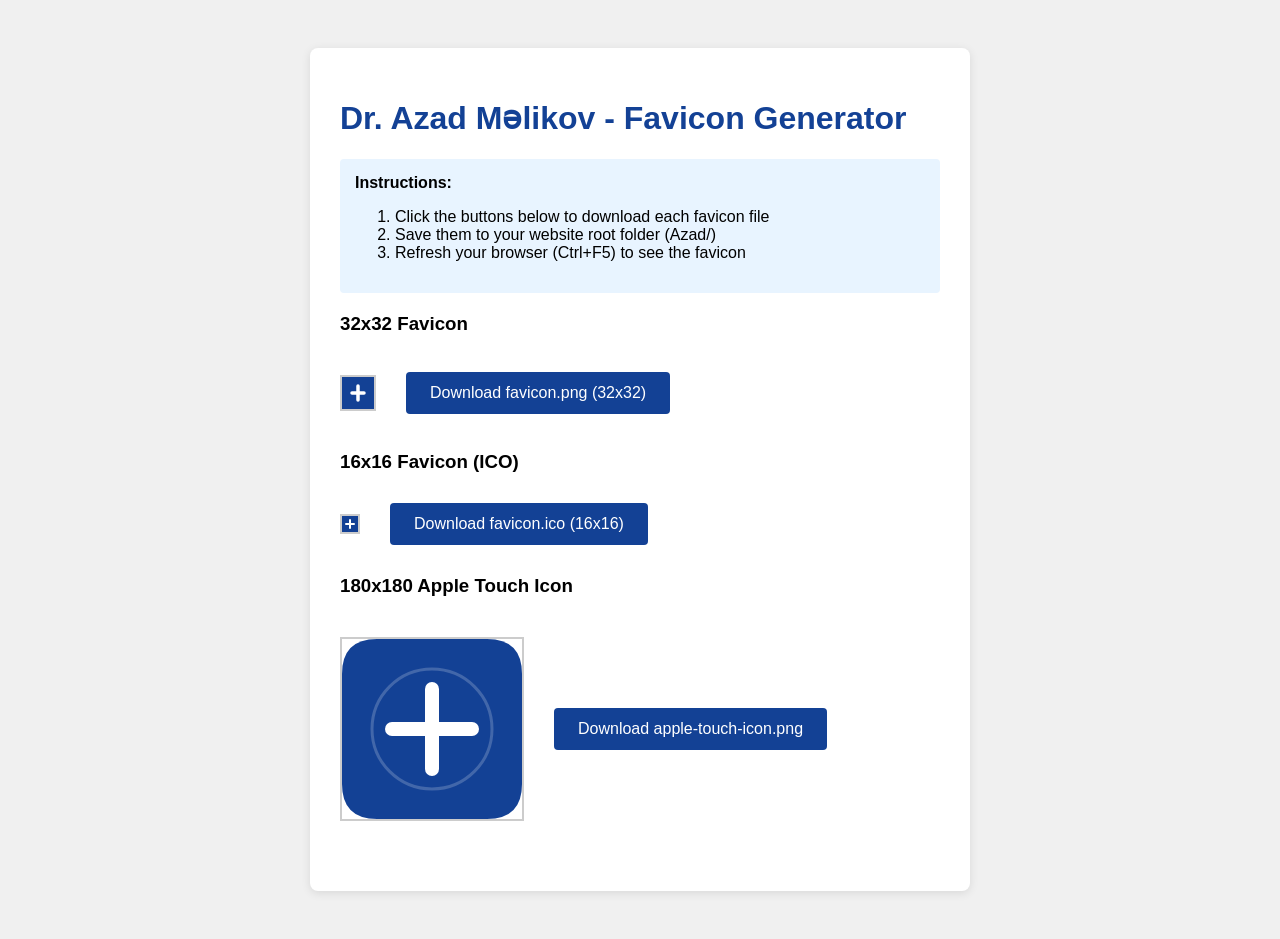
<file: favicon-generator.html>
<!DOCTYPE html>
<html>
<head>
    <meta charset="UTF-8">
    <title>Generate Favicon Files</title>
    <style>
        body {
            font-family: Arial, sans-serif;
            padding: 40px;
            background: #f0f0f0;
        }
        .container {
            max-width: 600px;
            margin: 0 auto;
            background: white;
            padding: 30px;
            border-radius: 8px;
            box-shadow: 0 2px 10px rgba(0,0,0,0.1);
        }
        canvas {
            border: 2px solid #ccc;
            margin: 20px 0;
        }
        button {
            background: #134195;
            color: white;
            border: none;
            padding: 12px 24px;
            font-size: 16px;
            border-radius: 4px;
            cursor: pointer;
            margin: 10px;
        }
        button:hover {
            background: #0f3478;
        }
        .preview {
            display: flex;
            gap: 20px;
            align-items: center;
            margin: 20px 0;
        }
        h1 {
            color: #134195;
        }
        .instructions {
            background: #e8f4ff;
            padding: 15px;
            border-radius: 4px;
            margin: 20px 0;
        }
    </style>
</head>
<body>
    <div class="container">
        <h1>Dr. Azad Məlikov - Favicon Generator</h1>
        
        <div class="instructions">
            <strong>Instructions:</strong>
            <ol>
                <li>Click the buttons below to download each favicon file</li>
                <li>Save them to your website root folder (Azad/)</li>
                <li>Refresh your browser (Ctrl+F5) to see the favicon</li>
            </ol>
        </div>

        <h3>32x32 Favicon</h3>
        <div class="preview">
            <canvas id="canvas32" width="32" height="32"></canvas>
            <button onclick="downloadPNG32()">Download favicon.png (32x32)</button>
        </div>

        <h3>16x16 Favicon (ICO)</h3>
        <div class="preview">
            <canvas id="canvas16" width="16" height="16"></canvas>
            <button onclick="downloadICO()">Download favicon.ico (16x16)</button>
        </div>

        <h3>180x180 Apple Touch Icon</h3>
        <div class="preview">
            <canvas id="canvas180" width="180" height="180"></canvas>
            <button onclick="downloadApple()">Download apple-touch-icon.png</button>
        </div>
    </div>

    <script>
        // Draw 32x32 favicon
        function drawFavicon32() {
            const canvas = document.getElementById('canvas32');
            const ctx = canvas.getContext('2d');
            
            ctx.fillStyle = '#134195';
            ctx.fillRect(0, 0, 32, 32);
            
            ctx.strokeStyle = '#ffffff';
            ctx.lineWidth = 3.5;
            ctx.lineCap = 'round';
            
            ctx.beginPath();
            ctx.moveTo(16, 9);
            ctx.lineTo(16, 23);
            ctx.stroke();
            
            ctx.beginPath();
            ctx.moveTo(10, 16);
            ctx.lineTo(22, 16);
            ctx.stroke();
        }

        // Draw 16x16 favicon (ICO)
        function drawFavicon16() {
            const canvas = document.getElementById('canvas16');
            const ctx = canvas.getContext('2d');
            
            ctx.fillStyle = '#134195';
            ctx.fillRect(0, 0, 16, 16);
            
            ctx.strokeStyle = '#ffffff';
            ctx.lineWidth = 2;
            ctx.lineCap = 'round';
            
            ctx.beginPath();
            ctx.moveTo(8, 4);
            ctx.lineTo(8, 12);
            ctx.stroke();
            
            ctx.beginPath();
            ctx.moveTo(4, 8);
            ctx.lineTo(12, 8);
            ctx.stroke();
        }

        // Draw 180x180 Apple Touch Icon
        function drawAppleTouchIcon() {
            const canvas = document.getElementById('canvas180');
            const ctx = canvas.getContext('2d');
            
            // Rounded rect background
            ctx.fillStyle = '#134195';
            roundRect(ctx, 0, 0, 180, 180, 35);
            ctx.fill();
            
            ctx.strokeStyle = '#ffffff';
            ctx.lineWidth = 14;
            ctx.lineCap = 'round';
            
            ctx.beginPath();
            ctx.moveTo(90, 50);
            ctx.lineTo(90, 130);
            ctx.stroke();
            
            ctx.beginPath();
            ctx.moveTo(50, 90);
            ctx.lineTo(130, 90);
            ctx.stroke();
            
            // Add subtle medical symbol
            ctx.globalAlpha = 0.2;
            ctx.strokeStyle = '#ffffff';
            ctx.lineWidth = 3;
            ctx.beginPath();
            ctx.arc(90, 90, 60, 0, Math.PI * 2);
            ctx.stroke();
        }

        function roundRect(ctx, x, y, width, height, radius) {
            ctx.beginPath();
            ctx.moveTo(x + radius, y);
            ctx.lineTo(x + width - radius, y);
            ctx.quadraticCurveTo(x + width, y, x + width, y + radius);
            ctx.lineTo(x + width, y + height - radius);
            ctx.quadraticCurveTo(x + width, y + height, x + width - radius, y + height);
            ctx.lineTo(x + radius, y + height);
            ctx.quadraticCurveTo(x, y + height, x, y + height - radius);
            ctx.lineTo(x, y + radius);
            ctx.quadraticCurveTo(x, y, x + radius, y);
            ctx.closePath();
        }

        function downloadPNG32() {
            const canvas = document.getElementById('canvas32');
            canvas.toBlob(function(blob) {
                const url = URL.createObjectURL(blob);
                const a = document.createElement('a');
                a.href = url;
                a.download = 'favicon.png';
                a.click();
                URL.revokeObjectURL(url);
            });
        }

        function downloadICO() {
            const canvas = document.getElementById('canvas16');
            canvas.toBlob(function(blob) {
                const url = URL.createObjectURL(blob);
                const a = document.createElement('a');
                a.href = url;
                a.download = 'favicon.ico';
                a.click();
                URL.revokeObjectURL(url);
            });
        }

        function downloadApple() {
            const canvas = document.getElementById('canvas180');
            canvas.toBlob(function(blob) {
                const url = URL.createObjectURL(blob);
                const a = document.createElement('a');
                a.href = url;
                a.download = 'apple-touch-icon.png';
                a.click();
                URL.revokeObjectURL(url);
            });
        }

        // Draw on page load
        window.onload = function() {
            drawFavicon32();
            drawFavicon16();
            drawAppleTouchIcon();
        };
    </script>
</body>
</html>
</file>
<file: styles.css>
/* ===========================
   RESET & BASE STYLES
   =========================== */
*,
*::before,
*::after {
    margin: 0;
    padding: 0;
    box-sizing: border-box;
}

/* Screen-reader only utility */
.sr-only {
    position: absolute;
    width: 1px;
    height: 1px;
    padding: 0;
    margin: -1px;
    overflow: hidden;
    clip: rect(0, 0, 0, 0);
    white-space: nowrap;
    border: 0;
}

html {
    scroll-behavior: smooth;
    font-size: 16px;
}

body {
    font-family: 'Work Sans', sans-serif;
    color: #11295A;
    background: #FFFFFF;
    overflow-x: hidden;
    line-height: 1.5;
}

img {
    max-width: 100%;
    height: auto;
    display: block;
}

a {
    text-decoration: none;
    color: inherit;
}

button {
    border: none;
    background: none;
    cursor: pointer;
    font-family: inherit;
}

input, select, textarea {
    font-family: inherit;
    border: none;
    outline: none;
}

ul, ol {
    list-style: none;
}

/* ===========================
   VARIABLES
   =========================== */
:root {
    --primary: #134195;
    --primary-light: #0F49BE;
    --dark-navy: #11295A;
    --blue-bright: #2891FF;
    --blue-accent: #0A6EFF;
    --light-blue-1: #D7EDFF;
    --light-blue-2: #B9E1FF;
    --light-blue-3: #EDF8FF;
    --light-blue-4: #88CFFF;
    --light-blue-5: #50B4FF;
    --green-whatsapp: #60D669;
    --green-light: #BFF3C2;
    --green-accent: #2EB939;
    --green-dark: #194E1F;
    --green-bg: #F1FCF1;
    --gray-light: #F7F7F7;
    --gray-bg: #EDF8FF;
    --text-secondary: rgba(17, 41, 90, 0.6);
    --text-dark: #170F49;
    --text-muted: #6F6C90;
    --white: #FFFFFF;
    --black: #000000;
    --shadow: 0 4px 32px rgba(0, 0, 0, 0.06);
    --radius-sm: 16px;
    --radius-md: 24px;
    --radius-lg: 32px;
    --radius-full: 80px;
    --max-width: 1440px;
    --padding-section: 64px 75px;
}

/* ===========================
   BUTTONS
   =========================== */
.btn {
    display: inline-flex;
    align-items: center;
    justify-content: center;
    gap: 12px;
    font-weight: 700;
    border-radius: var(--radius-full);
    transition: all 0.3s ease;
    white-space: nowrap;
    cursor: pointer;
}

.btn__icon {
    width: 28px;
    height: 28px;
    flex-shrink: 0;
}

.btn--whatsapp {
    background: var(--green-whatsapp);
    color: var(--white);
    padding: 24px 36px;
    font-family: 'Work Sans', sans-serif;
    font-size: 24px;
    font-weight: 700;
    border-radius: var(--radius-full);
}

.btn--whatsapp:hover {
    background: #4dc95a;
    transform: translateY(-2px);
    box-shadow: 0 8px 24px rgba(96, 214, 105, 0.3);
}

.btn--whatsapp-sm {
    padding: 12px 24px;
    font-size: 18px;
}

.btn--whatsapp-sm .btn__icon {
    width: 31px;
    height: 31px;
}

.btn--outline {
    background: var(--white);
    color: #4E4E4E;
    padding: 12px 48px;
    font-family: 'Poppins', sans-serif;
    font-size: 24px;
    font-weight: 500;
    border-radius: 74px;
}

.btn--outline:hover {
    background: #f0f0f0;
    transform: translateY(-2px);
}

.btn--primary {
    background: var(--primary);
    color: var(--white);
    padding: 12px 24px;
    font-family: 'Nunito Sans', sans-serif;
    font-size: 16px;
    font-weight: 700;
    border-radius: 30px;
}

.btn--primary:hover {
    background: #0f3478;
    transform: translateY(-2px);
}

.btn--sm {
    padding: 16px 20px;
    font-family: 'Inter', sans-serif;
    font-size: 15px;
    font-weight: 600;
    border-radius: var(--radius-lg);
    height: 42px;
}

.btn--cta {
    display: inline-flex;
    align-items: center;
    justify-content: center;
    gap: 12px;
    background: linear-gradient(135deg, #25D366 0%, #1EBE5A 100%);
    color: var(--white);
    padding: 18px 40px;
    font-family: 'Work Sans', sans-serif;
    font-size: 17px;
    font-weight: 600;
    border-radius: 60px;
    letter-spacing: 0.3px;
    box-shadow: 0 8px 28px rgba(37, 211, 102, 0.35);
    transition: all 0.35s cubic-bezier(0.25, 0.46, 0.45, 0.94);
}

.btn--cta .btn__icon {
    width: 22px;
    height: 22px;
    filter: brightness(0) invert(1);
}

.btn--cta:hover {
    background: linear-gradient(135deg, #22C55E 0%, #16A34A 100%);
    transform: translateY(-3px);
    box-shadow: 0 12px 36px rgba(37, 211, 102, 0.45);
}

.btn--cta:active {
    transform: translateY(-1px);
    box-shadow: 0 4px 16px rgba(37, 211, 102, 0.3);
}

.btn--submit {
    background: var(--blue-accent);
    color: var(--white);
    padding: 21px 207px;
    font-family: 'Nunito Sans', sans-serif;
    font-size: 26px;
    font-weight: 700;
    border-radius: 53px;
    width: 100%;
    cursor: pointer;
}

.btn--submit:hover {
    background: #0559d9;
    transform: translateY(-2px);
}

/* ===========================
   NAVBAR
   =========================== */
.navbar {
    position: fixed;
    top: 0;
    left: 0;
    right: 0;
    z-index: 1000;
    padding: 16px 75px;
    transition: transform 0.35s cubic-bezier(0.4, 0, 0.2, 1),
                background 0.35s ease,
                box-shadow 0.35s ease;
}

.navbar--scrolled {
    background: rgba(255, 255, 255, 0.92);
    backdrop-filter: blur(16px);
    -webkit-backdrop-filter: blur(16px);
    box-shadow: 0 1px 24px rgba(17, 41, 90, 0.06);
}

.navbar--hidden {
    transform: translateY(-100%);
}

.navbar__container {
    max-width: var(--max-width);
    margin: 0 auto;
    display: flex;
    align-items: center;
    justify-content: space-between;
    gap: 24px;
}

.navbar__brand {
    display: flex;
    align-items: center;
    gap: 8px;
    text-decoration: none;
    flex-shrink: 0;
}

.navbar__logo {
    width: 180px;
    height: auto;
}

.navbar__links {
    display: flex;
    align-items: center;
    gap: 4px;
    background: rgba(255, 255, 255, 0.7);
    backdrop-filter: blur(8px);
    border: 1px solid rgba(228, 237, 248, 0.6);
    border-radius: 50px;
    padding: 5px;
}

.navbar--scrolled .navbar__links {
    background: rgba(240, 247, 255, 0.6);
}

.navbar__link {
    font-family: 'Inter', sans-serif;
    font-weight: 500;
    font-size: 14px;
    color: var(--dark-navy);
    padding: 10px 18px;
    border-radius: 50px;
    transition: all 0.25s ease;
    white-space: nowrap;
}

.navbar__link:hover {
    background: rgba(40, 145, 255, 0.08);
    color: var(--blue-bright);
}

.navbar__link.active {
    background: var(--primary);
    color: var(--white);
}

.navbar__cta {
    display: flex;
    align-items: center;
    gap: 8px;
    padding: 10px 22px;
    background: var(--primary);
    color: var(--white);
    border-radius: 50px;
    font-family: 'Inter', sans-serif;
    font-weight: 600;
    font-size: 14px;
    text-decoration: none;
    transition: all 0.3s ease;
    white-space: nowrap;
    flex-shrink: 0;
}

.navbar__cta:hover {
    background: #0f3478;
    transform: translateY(-1px);
    box-shadow: 0 4px 16px rgba(17, 41, 90, 0.2);
}

.navbar__burger {
    display: none;
    flex-direction: column;
    gap: 5px;
    padding: 8px;
}

.navbar__burger span {
    display: block;
    width: 22px;
    height: 2px;
    background: var(--dark-navy);
    border-radius: 2px;
    transition: all 0.3s ease;
}

/* ===========================
   HERO SECTION
   =========================== */
.hero {
    position: relative;
    width: 100%;
    min-height: 100vh;
    display: flex;
    flex-direction: column;
    background: linear-gradient(160deg, #EDF5FF 0%, #F6FAFF 40%, #FFFFFF 100%);
    overflow: hidden;
}

.hero__bg {
    position: absolute;
    inset: 0;
    pointer-events: none;
    z-index: 0;
}

.hero__decoration {
    position: absolute;
    top: 80px;
    left: 80px;
    width: calc(100% - 80px);
    max-width: 1400px;
    opacity: 0.4;
}

.hero__wrapper {
    position: relative;
    z-index: 1;
    flex: 1;
    display: grid;
    grid-template-columns: 1fr 1fr;
    align-items: center;
    max-width: var(--max-width);
    margin: 0 auto;
    padding: 120px 75px 60px;
    gap: 40px;
    width: 100%;
}

.hero__content {
    display: flex;
    flex-direction: column;
    gap: 28px;
}

.hero__badge {
    display: inline-flex;
    align-items: center;
    gap: 8px;
    font-family: 'Work Sans', sans-serif;
    font-weight: 600;
    font-size: 13px;
    letter-spacing: 0.5px;
    text-transform: uppercase;
    color: var(--blue-bright);
    background: rgba(40, 145, 255, 0.08);
    border: 1px solid rgba(40, 145, 255, 0.15);
    padding: 8px 18px;
    border-radius: 50px;
    width: fit-content;
}

.hero__badge svg {
    color: var(--blue-bright);
}

.hero__title {
    font-family: 'Sora', sans-serif;
    font-weight: 700;
    font-size: 60px;
    line-height: 1.15;
    color: var(--primary);
}

.hero__title span {
    background: linear-gradient(135deg, var(--blue-bright), #1A6EFF);
    -webkit-background-clip: text;
    -webkit-text-fill-color: transparent;
    background-clip: text;
}

.hero__description {
    font-family: 'Nunito Sans', sans-serif;
    font-weight: 500;
    font-size: 17px;
    line-height: 1.7;
    color: var(--text-secondary);
    max-width: 480px;
}

.hero__buttons {
    display: flex;
    align-items: center;
    gap: 16px;
    flex-wrap: wrap;
}

.btn--outline {
    display: inline-flex;
    align-items: center;
    gap: 8px;
    padding: 16px 28px;
    border: 1.5px solid #D6E4F0;
    border-radius: 60px;
    font-family: 'Work Sans', sans-serif;
    font-weight: 600;
    font-size: 15px;
    color: var(--primary);
    background: var(--white);
    transition: all 0.3s ease;
}

.btn--outline:hover {
    border-color: var(--blue-bright);
    color: var(--blue-bright);
    box-shadow: 0 4px 16px rgba(40, 145, 255, 0.1);
}

.btn--outline svg {
    transition: transform 0.3s ease;
}

.btn--outline:hover svg {
    transform: translateX(4px);
}

/* Hero stats */
.hero__stats {
    display: flex;
    align-items: center;
    gap: 32px;
    margin-top: 12px;
    padding-top: 28px;
    border-top: 1px solid #E4EDF8;
}

.hero__stat {
    display: flex;
    flex-direction: column;
    gap: 4px;
}

.hero__stat-num {
    font-family: 'Sora', sans-serif;
    font-weight: 700;
    font-size: 28px;
    color: var(--primary);
}

.hero__stat-label {
    font-family: 'Work Sans', sans-serif;
    font-weight: 500;
    font-size: 13px;
    color: var(--text-secondary);
}

.hero__stat-divider {
    width: 1px;
    height: 36px;
    background: #E4EDF8;
}

/* Hero image */
.hero__image-col {
    display: flex;
    justify-content: center;
    align-items: flex-end;
}

.hero__image-frame {
    position: relative;
    max-width: 480px;
    width: 100%;
}

.hero__image-frame::before {
    content: '';
    position: absolute;
    bottom: 0;
    left: 50%;
    transform: translateX(-50%);
    width: 90%;
    height: 60%;
    background: radial-gradient(ellipse at center bottom, rgba(40, 145, 255, 0.1) 0%, transparent 70%);
    z-index: 0;
    border-radius: 50%;
}

.hero__image {
    position: relative;
    z-index: 1;
    width: 100%;
    height: auto;
    max-height: 75vh;
    object-fit: contain;
    object-position: bottom;
    filter: drop-shadow(0 20px 40px rgba(17, 41, 90, 0.1));
}

/* Scroll hint */
.hero__scroll-hint {
    position: absolute;
    bottom: 28px;
    left: 50%;
    transform: translateX(-50%);
    z-index: 2;
    width: 40px;
    height: 40px;
    border-radius: 50%;
    border: 1.5px solid rgba(17, 41, 90, 0.15);
    display: flex;
    align-items: center;
    justify-content: center;
    color: var(--text-secondary);
    animation: scrollBounce 2s ease-in-out infinite;
    cursor: pointer;
}

@keyframes scrollBounce {
    0%, 100% { transform: translateX(-50%) translateY(0); }
    50% { transform: translateX(-50%) translateY(8px); }
}

/* Remove old stats section — stats are now in hero */
.stats { display: none; }
.stats__container,
.stats__item,
.stats__number,
.stats__label {
    font-size: 24px;
    line-height: 1;
    color: var(--primary);
    text-align: center;
}

/* ===========================
   ABOUT SECTION
   =========================== */
.about {
    padding: 80px 75px 40px;
    max-width: var(--max-width);
    margin: 0 auto;
}

.about__container {
    display: grid;
    grid-template-columns: 1fr 1.2fr;
    gap: 64px;
    align-items: center;
}

/* Image column */
.about__image-col {
    display: flex;
    justify-content: center;
}

.about__image-card {
    position: relative;
    max-width: 440px;
    width: 100%;
}

.about__image-accent {
    position: absolute;
    bottom: -12px;
    right: -12px;
    width: 70%;
    height: 70%;
    background: linear-gradient(135deg, rgba(40, 145, 255, 0.08) 0%, rgba(37, 211, 102, 0.06) 100%);
    border-radius: 32px;
    z-index: 0;
}

.about__image {
    position: relative;
    z-index: 1;
    width: 100%;
    height: auto;
    border-radius: 28px;
}

/* Content */
.about__content {
    display: flex;
    flex-direction: column;
    gap: 24px;
}

.about__badge {
    font-family: 'Work Sans', sans-serif;
    font-weight: 500;
    font-size: 14px;
    letter-spacing: 0.5px;
    text-transform: uppercase;
    color: var(--green-dark);
    background: var(--green-light);
    padding: 6px 20px;
    border-radius: 30px;
    width: fit-content;
}

.about__name-group {
    display: flex;
    flex-direction: column;
    gap: 6px;
}

.about__name {
    font-family: 'Sora', sans-serif;
    font-weight: 700;
    font-size: 40px;
    line-height: 1.2;
    color: var(--primary);
}

.about__role {
    font-family: 'Work Sans', sans-serif;
    font-weight: 500;
    font-size: 17px;
    line-height: 1.4;
    color: var(--blue-bright);
}

.about__bio {
    font-family: 'Nunito Sans', sans-serif;
    font-weight: 500;
    font-size: 16px;
    line-height: 1.7;
    color: var(--text-secondary);
    max-width: 520px;
}

/* Highlights */
.about__highlights {
    display: flex;
    flex-direction: column;
    gap: 14px;
    margin-top: 4px;
}

.about__highlight {
    display: flex;
    align-items: flex-start;
    gap: 16px;
    padding: 16px 20px;
    background: var(--white);
    border: 1px solid #E8F0FE;
    border-radius: 18px;
    transition: all 0.35s ease;
}

.about__highlight:hover {
    border-color: var(--light-blue-2);
    box-shadow: 0 4px 20px rgba(19, 65, 149, 0.06);
    transform: translateX(4px);
}

.about__highlight-icon {
    width: 42px;
    height: 42px;
    border-radius: 12px;
    display: flex;
    align-items: center;
    justify-content: center;
    flex-shrink: 0;
}

.about__highlight-icon--blue {
    background: #EBF3FF;
    color: var(--blue-bright);
}

.about__highlight-icon--green {
    background: #ECFDF5;
    color: #16A34A;
}

.about__highlight-icon--purple {
    background: #F3F0FF;
    color: #7C3AED;
}

.about__highlight-text {
    display: flex;
    flex-direction: column;
    gap: 2px;
}

.about__highlight-title {
    font-family: 'Nunito Sans', sans-serif;
    font-weight: 700;
    font-size: 15px;
    color: var(--dark-navy);
}

.about__highlight-desc {
    font-family: 'Nunito Sans', sans-serif;
    font-weight: 500;
    font-size: 13px;
    line-height: 1.5;
    color: var(--text-secondary);
}

/* ===========================
   OPERATIONS SHOWCASE (Carousel)
   =========================== */
.showcase {
    max-width: var(--max-width);
    margin: 0 auto;
    background: linear-gradient(135deg, #F0FBF4 0%, #F0F7FF 100%);
    padding: 80px 0 56px;
    position: relative;
    overflow: hidden;
}

.showcase::before {
    content: '';
    position: absolute;
    top: -100px;
    right: -100px;
    width: 350px;
    height: 350px;
    background: radial-gradient(circle, rgba(37, 211, 102, 0.08) 0%, transparent 70%);
    border-radius: 50%;
    pointer-events: none;
}

.showcase__container {
    max-width: 1200px;
    margin: 0 auto;
    padding: 0 75px;
}

/* Header */
.showcase__header {
    display: flex;
    align-items: flex-end;
    justify-content: space-between;
    margin-bottom: 48px;
}

.showcase__header-left {
    display: flex;
    flex-direction: column;
    gap: 10px;
}

.showcase__badge {
    font-family: 'Work Sans', sans-serif;
    font-weight: 500;
    font-size: 14px;
    letter-spacing: 0.5px;
    text-transform: uppercase;
    color: var(--green-dark);
    background: var(--green-light);
    padding: 6px 20px;
    border-radius: 30px;
    width: fit-content;
}

.showcase__title {
    font-family: 'Sora', sans-serif;
    font-weight: 700;
    font-size: 40px;
    line-height: 1.25;
    color: var(--primary);
}

.showcase__subtitle {
    font-family: 'Work Sans', sans-serif;
    font-weight: 500;
    font-size: 16px;
    line-height: 1.6;
    color: var(--text-secondary);
    max-width: 400px;
}

.showcase__controls {
    display: flex;
    align-items: center;
    gap: 20px;
}

.showcase__counter {
    font-family: 'Sora', sans-serif;
    font-weight: 700;
    font-size: 18px;
    color: var(--primary);
    min-width: 50px;
    text-align: center;
}

.showcase__counter span:first-child {
    color: var(--blue-bright);
    font-size: 22px;
}

.showcase__nav {
    display: flex;
    gap: 8px;
}

.showcase__nav-btn {
    width: 48px;
    height: 48px;
    border-radius: 50%;
    border: 1.5px solid #D6E4F0;
    background: var(--white);
    color: var(--primary);
    display: flex;
    align-items: center;
    justify-content: center;
    cursor: pointer;
    transition: all 0.3s ease;
}

.showcase__nav-btn:hover,
.showcase__nav-btn--active {
    background: var(--blue-bright);
    border-color: var(--blue-bright);
    color: var(--white);
    box-shadow: 0 4px 16px rgba(40, 145, 255, 0.25);
}

.showcase__nav-btn:active {
    transform: scale(0.93);
}

/* Carousel wrapper */
.showcase__carousel {
    position: relative;
    overflow: hidden;
    border-radius: 28px;
    background: var(--white);
    border: 1px solid #E4EDF8;
    box-shadow: 0 8px 40px rgba(19, 65, 149, 0.06);
    min-height: 400px;
}

/* Slide */
.showcase__slide {
    display: none;
    opacity: 0;
    transition: opacity 0.5s ease;
}

.showcase__slide--active {
    display: grid;
    grid-template-columns: 1fr 1.4fr;
    opacity: 1;
    animation: showcaseFadeIn 0.5s ease forwards;
}

@keyframes showcaseFadeIn {
    from { opacity: 0; transform: translateX(20px); }
    to   { opacity: 1; transform: translateX(0); }
}

/* Info side */
.showcase__info {
    padding: 44px 40px;
    display: flex;
    flex-direction: column;
    gap: 16px;
    justify-content: center;
}

.showcase__case-num {
    font-family: 'Sora', sans-serif;
    font-weight: 800;
    font-size: 56px;
    line-height: 1;
    color: #EBF3FF;
    letter-spacing: -2px;
}

.showcase__tags {
    display: flex;
    gap: 8px;
    flex-wrap: wrap;
}

.showcase__tag {
    background: #F0FBF4;
    color: var(--green-dark);
    font-family: 'Work Sans', sans-serif;
    font-weight: 500;
    font-size: 13px;
    padding: 5px 16px;
    border-radius: 20px;
    border: 1px solid rgba(37, 211, 102, 0.15);
}

.showcase__desc {
    font-family: 'Nunito Sans', sans-serif;
    font-weight: 500;
    font-size: 15px;
    line-height: 1.7;
    color: var(--text-secondary);
}

.showcase__result {
    display: flex;
    align-items: center;
    gap: 8px;
    margin-top: 4px;
}

.showcase__result span {
    font-family: 'Work Sans', sans-serif;
    font-weight: 600;
    font-size: 14px;
    color: var(--green-dark);
}

/* Images side */
.showcase__images {
    display: flex;
    align-items: center;
    gap: 0;
    padding: 24px 24px 24px 0;
    position: relative;
}

.showcase__img-wrap {
    flex: 1;
    position: relative;
}

.showcase__img {
    width: 100%;
    height: 350px;
    background-size: cover;
    background-position: center;
    background-repeat: no-repeat;
    border-radius: 20px;
    transition: transform 0.4s ease;
}

.showcase__slide--active:hover .showcase__img {
    transform: scale(1.02);
}

.showcase__img-badge {
    position: absolute;
    bottom: 14px;
    left: 14px;
    font-family: 'Work Sans', sans-serif;
    font-weight: 600;
    font-size: 12px;
    padding: 5px 16px;
    border-radius: 20px;
    letter-spacing: 0.5px;
    text-transform: uppercase;
    backdrop-filter: blur(8px);
}

.showcase__img-badge--before {
    background: rgba(220, 38, 38, 0.12);
    color: #DC2626;
    border: 1px solid rgba(220, 38, 38, 0.2);
}

.showcase__img-badge--after {
    background: rgba(22, 163, 74, 0.12);
    color: #16A34A;
    border: 1px solid rgba(22, 163, 74, 0.2);
}

/* Arrow divider */
.showcase__img-divider {
    width: 40px;
    height: 40px;
    border-radius: 50%;
    background: var(--white);
    border: 2px solid #E4EDF8;
    display: flex;
    align-items: center;
    justify-content: center;
    flex-shrink: 0;
    margin: 0 -8px;
    z-index: 2;
    color: var(--blue-bright);
    box-shadow: 0 2px 10px rgba(19, 65, 149, 0.08);
}

/* Dots */
.showcase__dots {
    display: flex;
    align-items: center;
    justify-content: center;
    gap: 10px;
    margin-top: 28px;
}

.showcase__dot {
    width: 10px;
    height: 10px;
    border-radius: 50%;
    border: none;
    background: #D6E4F0;
    cursor: pointer;
    transition: all 0.35s ease;
    padding: 0;
}

.showcase__dot--active {
    background: var(--blue-bright);
    width: 32px;
    border-radius: 5px;
}

/* ===========================
   OPERATIONS ACCORDION
   =========================== */
.operations {
    padding: 40px 75px 80px;
    max-width: var(--max-width);
    margin: 0 auto;
}

.operations__container {
    display: flex;
    flex-direction: column;
    align-items: center;
    gap: 48px;
}

.operations__header {
    display: flex;
    flex-direction: column;
    align-items: center;
    gap: 15px;
}

.operations__badge {
    background: var(--green-light);
    color: var(--green-dark);
    font-family: 'Work Sans', sans-serif;
    font-weight: 400;
    font-size: 16px;
    padding: 8px 24px;
    border-radius: var(--radius-lg);
}

.operations__title {
    font-family: 'Work Sans', sans-serif;
    font-weight: 700;
    font-size: 40px;
    line-height: 1.17;
    color: var(--primary);
    text-align: center;
    text-transform: capitalize;
}

.operations__grid {
    width: 100%;
    display: flex;
    flex-direction: column;
    gap: 12px;
}

/* Accordion Item */
.accordion__item {
    background: var(--white);
    border: 1px solid #E8F0FE;
    border-radius: 20px;
    overflow: hidden;
    transition: all 0.35s ease;
}

.accordion__item:hover {
    border-color: var(--light-blue-2);
    box-shadow: 0 4px 20px rgba(19, 65, 149, 0.06);
}

.accordion__item--open {
    border-color: var(--blue-bright);
    box-shadow: 0 8px 32px rgba(40, 145, 255, 0.1);
}

/* Trigger button */
.accordion__trigger {
    display: flex;
    align-items: center;
    gap: 20px;
    width: 100%;
    padding: 24px 28px;
    cursor: pointer;
    background: none;
    border: none;
    font-family: inherit;
    text-align: left;
}

/* Icon box */
.accordion__icon-box {
    width: 52px;
    height: 52px;
    border-radius: 14px;
    display: flex;
    align-items: center;
    justify-content: center;
    flex-shrink: 0;
    transition: transform 0.35s ease;
}

.accordion__item:hover .accordion__icon-box {
    transform: scale(1.08);
}

.accordion__icon-box--blue {
    background: #EBF3FF;
    color: var(--blue-bright);
}

.accordion__icon-box--teal {
    background: #E6FAF5;
    color: #0D9488;
}

.accordion__icon-box--green {
    background: #ECFDF5;
    color: #16A34A;
}

.accordion__icon-box--orange {
    background: #FFF7ED;
    color: #EA580C;
}

.accordion__icon-box--red {
    background: #FEF2F2;
    color: #DC2626;
}

.accordion__icon-box--purple {
    background: #F3F0FF;
    color: #7C3AED;
}

.accordion__icon-box--pink {
    background: #FDF2F8;
    color: #DB2777;
}

/* Text area */
.accordion__text {
    flex: 1;
    display: flex;
    flex-direction: column;
    gap: 2px;
    min-width: 0;
}

.accordion__heading {
    font-family: 'Nunito Sans', sans-serif;
    font-weight: 600;
    font-size: 18px;
    line-height: 1.4;
    color: var(--dark-navy);
    transition: color 0.3s ease;
}

.accordion__item--open .accordion__heading {
    font-weight: 700;
    color: var(--primary);
}

.accordion__subtext {
    font-family: 'Work Sans', sans-serif;
    font-weight: 500;
    font-size: 13px;
    line-height: 1.4;
    color: var(--text-secondary);
}

/* Chevron */
.accordion__chevron {
    width: 36px;
    height: 36px;
    border-radius: 50%;
    background: #F3F6FC;
    display: flex;
    align-items: center;
    justify-content: center;
    flex-shrink: 0;
    color: var(--dark-navy);
    transition: all 0.35s ease;
}

.accordion__item--open .accordion__chevron {
    background: var(--blue-bright);
    color: var(--white);
    transform: rotate(180deg);
}

.accordion__item:hover .accordion__chevron {
    background: #E4EBF8;
}

.accordion__item--open:hover .accordion__chevron {
    background: var(--blue-bright);
}

/* Content */
.accordion__content {
    max-height: 0;
    overflow: hidden;
    transition: max-height 0.45s cubic-bezier(0.4, 0, 0.2, 1);
}

.accordion__item--open .accordion__content {
    max-height: 500px;
}

.accordion__content p {
    font-family: 'Nunito Sans', sans-serif;
    font-weight: 500;
    font-size: 15px;
    line-height: 1.75;
    color: var(--text-secondary);
    padding: 0 28px 28px 100px;
    margin: 0;
}

/* ===========================
   TIMELINE SECTION
   =========================== */
.timeline {
    padding: 80px 75px;
    max-width: var(--max-width);
    margin: 0 auto;
    display: flex;
    flex-direction: column;
    align-items: center;
    gap: 56px;
}

.timeline__main-title {
    font-family: 'Work Sans', sans-serif;
    font-weight: 600;
    font-size: 48px;
    line-height: 1.17;
    color: var(--primary);
    text-align: center;
}

/* The track holds all items and the center line */
.timeline__track {
    position: relative;
    width: 100%;
    max-width: 1000px;
    display: flex;
    flex-direction: column;
    gap: 0;
}

/* Vertical center line */
.timeline__track::before {
    content: '';
    position: absolute;
    left: 50%;
    top: 0;
    bottom: 0;
    width: 3px;
    background: linear-gradient(180deg, var(--blue-bright) 0%, var(--green-whatsapp) 100%);
    transform: translateX(-50%);
    border-radius: 3px;
}

/* Each row: card | dot | spacer  OR  spacer | dot | card */
.timeline__item {
    display: grid;
    grid-template-columns: 1fr 40px 1fr;
    align-items: start;
    position: relative;
}

.timeline__spacer {
    /* Empty space on the opposite side */
}

/* Dot in the center column */
.timeline__dot {
    width: 20px;
    height: 20px;
    border-radius: 50%;
    justify-self: center;
    margin-top: 8px;
    position: relative;
    z-index: 2;
    box-shadow: 0 0 0 4px var(--white);
    transition: transform 0.3s ease;
}

.timeline__item:hover .timeline__dot {
    transform: scale(1.3);
}

.timeline__dot--blue {
    background: var(--blue-bright);
}

.timeline__dot--green {
    background: var(--green-whatsapp);
}

/* Pulsing dot for current position */
.timeline__dot--pulse {
    animation: dotPulse 2s ease-in-out infinite;
}

@keyframes dotPulse {
    0%, 100% { box-shadow: 0 0 0 4px var(--white), 0 0 0 8px rgba(96, 214, 105, 0.3); }
    50% { box-shadow: 0 0 0 4px var(--white), 0 0 0 14px rgba(96, 214, 105, 0.15); }
}

/* Card styling */
.timeline__card {
    background: var(--white);
    border: 1px solid var(--light-blue-2);
    border-radius: 20px;
    padding: 24px 28px;
    display: flex;
    flex-direction: column;
    gap: 6px;
    margin-bottom: 24px;
    transition: transform 0.3s ease, box-shadow 0.3s ease;
}

.timeline__item:hover .timeline__card {
    transform: translateY(-2px);
    box-shadow: 0 8px 30px rgba(19, 65, 149, 0.08);
}

/* Left-side cards align text right */
.timeline__item--left .timeline__card {
    text-align: right;
    margin-right: 16px;
}

/* Right-side cards align text left */
.timeline__item--right .timeline__card {
    text-align: left;
    margin-left: 16px;
}

/* Active card (current job) */
.timeline__card--active {
    background: linear-gradient(135deg, #f0fff0 0%, #e8f8e8 100%);
    border-color: var(--green-whatsapp);
}

/* Badge pills */
.timeline__badge {
    display: inline-flex;
    align-items: center;
    justify-content: center;
    padding: 6px 20px;
    font-family: 'Work Sans', sans-serif;
    font-weight: 600;
    font-size: 14px;
    border-radius: 20px;
    width: fit-content;
    color: var(--white);
    margin-bottom: 4px;
}

.timeline__badge--edu {
    background: var(--blue-bright);
}

.timeline__item--left .timeline__badge {
    align-self: flex-end;
}

.timeline__item--right .timeline__badge {
    align-self: flex-start;
}

.timeline__badge--exp {
    background: var(--green-whatsapp);
}

/* Date label */
.timeline__date {
    font-family: 'Work Sans', sans-serif;
    font-weight: 700;
    font-size: 15px;
    line-height: 1.6;
    color: var(--blue-bright);
}

.timeline__date--green {
    color: var(--green-accent);
}

/* Description text */
.timeline__text {
    font-family: 'Work Sans', sans-serif;
    font-weight: 500;
    font-size: 15px;
    line-height: 1.6;
    color: var(--text-secondary);
    margin: 0;
}

/* ===========================
   GALLERY CAROUSEL
   =========================== */
.gallery {
    background: linear-gradient(180deg, #0C1F3F 0%, #152B54 100%);
    padding: 72px 0 56px;
    max-width: var(--max-width);
    margin: 0 auto;
    overflow: hidden;
    position: relative;
}

.gallery::before {
    content: '';
    position: absolute;
    top: 0;
    left: 0;
    right: 0;
    height: 1px;
    background: linear-gradient(90deg, transparent, rgba(40, 145, 255, 0.3), transparent);
}

.gallery__header {
    display: flex;
    align-items: flex-end;
    justify-content: space-between;
    padding: 0 75px;
    margin-bottom: 40px;
}

.gallery__header-text {
    display: flex;
    flex-direction: column;
    gap: 10px;
}

.gallery__badge {
    font-family: 'Work Sans', sans-serif;
    font-weight: 500;
    font-size: 14px;
    letter-spacing: 1px;
    text-transform: uppercase;
    color: var(--green-whatsapp);
}

.gallery__title {
    font-family: 'Sora', sans-serif;
    font-weight: 700;
    font-size: 36px;
    line-height: 1.3;
    color: var(--white);
}

.gallery__nav {
    display: flex;
    gap: 10px;
}

.gallery__nav-btn {
    width: 48px;
    height: 48px;
    border-radius: 50%;
    border: 1.5px solid rgba(255, 255, 255, 0.2);
    background: rgba(255, 255, 255, 0.05);
    color: rgba(255, 255, 255, 0.7);
    display: flex;
    align-items: center;
    justify-content: center;
    cursor: pointer;
    transition: all 0.3s ease;
    backdrop-filter: blur(4px);
}

.gallery__nav-btn:hover {
    background: var(--blue-bright);
    border-color: var(--blue-bright);
    color: var(--white);
    transform: scale(1.08);
}

.gallery__nav-btn:active {
    transform: scale(0.95);
}

/* Viewport */
.gallery__viewport {
    overflow: hidden;
    padding: 0 0 0 75px;
}

.gallery__track {
    display: flex;
    gap: 20px;
    animation: scrollGallery 35s linear infinite;
    will-change: transform;
}

.gallery__track:hover {
    animation-play-state: paused;
}

/* Slide */
.gallery__slide {
    flex-shrink: 0;
    width: 380px;
    border-radius: 20px;
    overflow: hidden;
    position: relative;
    cursor: pointer;
}

.gallery__img {
    width: 100%;
    height: 440px;
    object-fit: cover;
    display: block;
    transition: transform 0.5s cubic-bezier(0.25, 0.46, 0.45, 0.94);
}

.gallery__slide:hover .gallery__img {
    transform: scale(1.08);
}

/* Overlay */
.gallery__overlay {
    position: absolute;
    inset: 0;
    background: linear-gradient(0deg, rgba(12, 31, 63, 0.85) 0%, transparent 50%);
    display: flex;
    align-items: flex-end;
    padding: 24px;
    opacity: 0;
    transition: opacity 0.4s ease;
}

.gallery__slide:hover .gallery__overlay {
    opacity: 1;
}

.gallery__overlay-tag {
    font-family: 'Work Sans', sans-serif;
    font-weight: 600;
    font-size: 14px;
    color: var(--white);
    background: rgba(40, 145, 255, 0.25);
    backdrop-filter: blur(8px);
    padding: 8px 18px;
    border-radius: 30px;
    border: 1px solid rgba(255, 255, 255, 0.15);
    letter-spacing: 0.3px;
}

/* Progress bar */
.gallery__progress {
    margin: 32px 75px 0;
    height: 3px;
    background: rgba(255, 255, 255, 0.1);
    border-radius: 3px;
    overflow: hidden;
}

.gallery__progress-bar {
    height: 100%;
    width: 25%;
    background: linear-gradient(90deg, var(--blue-bright), var(--green-whatsapp));
    border-radius: 3px;
    animation: galleryProgress 35s linear infinite;
}

@keyframes scrollGallery {
    0% {
        transform: translateX(0);
    }
    100% {
        transform: translateX(calc(-380px * 4 - 20px * 4));
    }
}

@keyframes galleryProgress {
    0% { transform: translateX(-100%); }
    100% { transform: translateX(400%); }
}

/* ===========================
   WAVE DECORATION (between sections)
   =========================== */
.wave-decoration {
    width: 108px;
    height: 42px;
}

/* ===========================
   ARTICLES SECTION
   =========================== */
.articles {
    max-width: var(--max-width);
    margin: 0 auto;
    padding: 80px 75px;
}

.articles__header {
    display: flex;
    flex-direction: column;
    align-items: center;
    gap: 12px;
    margin-bottom: 48px;
}

.articles__badge {
    background: var(--green-light);
    color: var(--green-dark);
    font-family: 'Work Sans', sans-serif;
    font-weight: 400;
    font-size: 16px;
    padding: 8px 24px;
    border-radius: var(--radius-lg);
}

.articles__title {
    font-family: 'Work Sans', sans-serif;
    font-weight: 700;
    font-size: 40px;
    line-height: 1.17;
    color: var(--primary);
    text-align: center;
    text-transform: capitalize;
}

.articles__subtitle {
    font-family: 'Work Sans', sans-serif;
    font-weight: 500;
    font-size: 18px;
    line-height: 1.5;
    color: var(--text-secondary);
    text-align: center;
}

.articles__grid {
    display: grid;
    grid-template-columns: repeat(2, 1fr);
    gap: 16px;
}

.articles__card {
    display: flex;
    align-items: flex-start;
    gap: 20px;
    background: var(--white);
    border: 1px solid #E8F0FE;
    border-radius: 20px;
    padding: 28px;
    transition: all 0.35s ease;
    cursor: default;
    position: relative;
}

.articles__card:hover {
    border-color: var(--blue-bright);
    box-shadow: 0 8px 32px rgba(19, 65, 149, 0.08);
    transform: translateY(-3px);
}

.articles__card-num {
    font-family: 'Work Sans', sans-serif;
    font-weight: 700;
    font-size: 36px;
    line-height: 1;
    color: var(--light-blue-2);
    flex-shrink: 0;
    min-width: 48px;
    transition: color 0.35s ease;
}

.articles__card:hover .articles__card-num {
    color: var(--blue-bright);
}

.articles__card-body {
    display: flex;
    flex-direction: column;
    gap: 8px;
    flex: 1;
    min-width: 0;
}

.articles__card-journal {
    font-family: 'Nunito Sans', sans-serif;
    font-weight: 700;
    font-size: 13px;
    letter-spacing: 0.5px;
    text-transform: uppercase;
    color: var(--blue-bright);
    display: flex;
    align-items: center;
    gap: 10px;
    flex-wrap: wrap;
}

.articles__card-year {
    display: inline-flex;
    align-items: center;
    justify-content: center;
    background: var(--light-blue-1);
    color: var(--primary);
    font-size: 12px;
    font-weight: 700;
    padding: 2px 10px;
    border-radius: 20px;
    letter-spacing: 0;
}

.articles__card-title {
    font-family: 'Nunito Sans', sans-serif;
    font-weight: 600;
    font-size: 16px;
    line-height: 1.5;
    color: var(--dark-navy);
    display: -webkit-box;
    -webkit-line-clamp: 3;
    -webkit-box-orient: vertical;
    overflow: hidden;
}

.articles__card-authors {
    font-family: 'Nunito Sans', sans-serif;
    font-weight: 400;
    font-size: 13px;
    line-height: 1.5;
    color: var(--text-secondary);
    margin: 0;
}

.articles__card-authors strong {
    color: var(--primary);
    font-weight: 700;
}

.articles__card-arrow {
    flex-shrink: 0;
    color: var(--light-blue-2);
    margin-top: 4px;
    transition: all 0.35s ease;
}

.articles__card:hover .articles__card-arrow {
    color: var(--blue-bright);
    transform: translate(3px, -3px);
}

/* ===========================
   REVIEWS SECTION
   =========================== */
.reviews {
    background: linear-gradient(180deg, #F0F7FF 0%, #FFFFFF 50%, #F8FBFF 100%);
    max-width: var(--max-width);
    margin: 0 auto;
    position: relative;
    overflow: hidden;
}

.reviews::before {
    content: '';
    position: absolute;
    top: -120px;
    right: -120px;
    width: 400px;
    height: 400px;
    background: radial-gradient(circle, rgba(40, 145, 255, 0.06) 0%, transparent 70%);
    border-radius: 50%;
    pointer-events: none;
}

.reviews::after {
    content: '';
    position: absolute;
    bottom: -80px;
    left: -80px;
    width: 300px;
    height: 300px;
    background: radial-gradient(circle, rgba(37, 211, 102, 0.05) 0%, transparent 70%);
    border-radius: 50%;
    pointer-events: none;
}

.reviews__container {
    display: flex;
    flex-direction: column;
    align-items: center;
    gap: 56px;
    padding: 80px 75px;
    position: relative;
    z-index: 1;
}

.reviews__header {
    display: flex;
    flex-direction: column;
    align-items: center;
    gap: 12px;
    text-align: center;
    max-width: 600px;
}

.reviews__badge {
    background: var(--green-light);
    color: var(--green-dark);
    font-family: 'Work Sans', sans-serif;
    font-weight: 500;
    font-size: 14px;
    padding: 6px 20px;
    border-radius: var(--radius-lg);
    letter-spacing: 0.5px;
    text-transform: uppercase;
}

.reviews__title {
    font-family: 'Sora', sans-serif;
    font-weight: 700;
    font-size: 40px;
    line-height: 1.26;
    color: var(--primary);
}

.reviews__subtitle {
    font-family: 'Work Sans', sans-serif;
    font-weight: 500;
    font-size: 17px;
    line-height: 1.6;
    color: var(--text-secondary);
}

.reviews__grid {
    display: grid;
    grid-template-columns: repeat(3, 1fr);
    gap: 24px;
    width: 100%;
}

/* Review card */
.reviews__card {
    background: var(--white);
    border: 1px solid #E8F0FE;
    border-radius: 24px;
    padding: 36px 32px 28px;
    display: flex;
    flex-direction: column;
    gap: 20px;
    position: relative;
    transition: all 0.4s cubic-bezier(0.25, 0.46, 0.45, 0.94);
}

.reviews__card:hover {
    border-color: var(--light-blue-2);
    box-shadow: 0 16px 48px rgba(19, 65, 149, 0.08);
    transform: translateY(-6px);
}

/* Featured card */
.reviews__card--featured {
    background: linear-gradient(145deg, #11295A 0%, #1A3A7A 100%);
    border-color: transparent;
}

.reviews__card--featured:hover {
    border-color: transparent;
    box-shadow: 0 20px 56px rgba(17, 41, 90, 0.25);
}

/* Card top */
.reviews__card-top {
    display: flex;
    align-items: center;
    justify-content: space-between;
}

.reviews__quote-icon {
    color: #E4EDF8;
    transition: color 0.35s ease;
}

.reviews__card:hover .reviews__quote-icon {
    color: var(--blue-bright);
}

.reviews__card--featured .reviews__quote-icon {
    color: rgba(255, 255, 255, 0.15);
}

.reviews__card--featured:hover .reviews__quote-icon {
    color: rgba(255, 255, 255, 0.25);
}

.reviews__stars {
    display: flex;
    gap: 3px;
}

/* Card text */
.reviews__card-text {
    font-family: 'Nunito Sans', sans-serif;
    font-weight: 500;
    font-size: 15px;
    line-height: 1.75;
    color: var(--text-secondary);
    flex: 1;
}

.reviews__card--featured .reviews__card-text {
    color: rgba(255, 255, 255, 0.85);
}

/* Divider */
.reviews__card-divider {
    width: 100%;
    height: 1px;
    background: linear-gradient(90deg, transparent, #E4EDF8, transparent);
}

.reviews__card--featured .reviews__card-divider {
    background: linear-gradient(90deg, transparent, rgba(255, 255, 255, 0.15), transparent);
}

/* Author */
.reviews__card-author {
    display: flex;
    align-items: center;
    gap: 14px;
}

.reviews__avatar {
    width: 46px;
    height: 46px;
    border-radius: 50%;
    background: linear-gradient(135deg, var(--blue-bright), #1A3A7A);
    color: var(--white);
    display: flex;
    align-items: center;
    justify-content: center;
    font-family: 'Work Sans', sans-serif;
    font-weight: 700;
    font-size: 15px;
    letter-spacing: 0.5px;
    flex-shrink: 0;
}

.reviews__card--featured .reviews__avatar {
    background: linear-gradient(135deg, var(--green-whatsapp), #1BB76E);
}

.reviews__author-info {
    display: flex;
    flex-direction: column;
    gap: 3px;
}

.reviews__card-name {
    font-family: 'Nunito Sans', sans-serif;
    font-weight: 700;
    font-size: 15px;
    line-height: 1.3;
    color: var(--dark-navy);
}

.reviews__card--featured .reviews__card-name {
    color: var(--white);
}

.reviews__card-meta {
    font-family: 'Work Sans', sans-serif;
    font-weight: 500;
    font-size: 13px;
    line-height: 1.3;
    color: var(--text-secondary);
}

.reviews__card--featured .reviews__card-meta {
    color: rgba(255, 255, 255, 0.6);
}

/* Tag */
.reviews__card-tag {
    display: inline-flex;
    align-self: flex-start;
    font-family: 'Work Sans', sans-serif;
    font-weight: 500;
    font-size: 12px;
    padding: 5px 14px;
    border-radius: 20px;
    background: #F0F7FF;
    color: var(--blue-bright);
    letter-spacing: 0.3px;
}

.reviews__card--featured .reviews__card-tag {
    background: rgba(255, 255, 255, 0.1);
    color: rgba(255, 255, 255, 0.7);
}

/* ===========================
   BLOG SECTION
   =========================== */
.blog {
    background: var(--white);
    max-width: var(--max-width);
    margin: 0 auto;
}

.blog__container {
    padding: 80px 75px;
    display: flex;
    flex-direction: column;
    gap: 48px;
}

.blog__header {
    display: flex;
    flex-direction: column;
    align-items: center;
    gap: 12px;
    text-align: center;
}

.blog__badge {
    font-family: 'Work Sans', sans-serif;
    font-weight: 500;
    font-size: 14px;
    letter-spacing: 0.5px;
    text-transform: uppercase;
    color: var(--green-dark);
    background: var(--green-light);
    padding: 6px 20px;
    border-radius: 30px;
}

.blog__title {
    font-family: 'Sora', sans-serif;
    font-weight: 700;
    font-size: 40px;
    line-height: 1.25;
    color: var(--primary);
}

.blog__subtitle {
    font-family: 'Work Sans', sans-serif;
    font-weight: 500;
    font-size: 17px;
    line-height: 1.6;
    color: var(--text-secondary);
    max-width: 500px;
}

.blog__cards {
    display: grid;
    grid-template-columns: repeat(4, 1fr);
    gap: 24px;
    width: 100%;
}

.blog__card {
    background: var(--white);
    border: 1px solid #E8F0FE;
    border-radius: 24px;
    overflow: hidden;
    display: flex;
    flex-direction: column;
    transition: all 0.4s cubic-bezier(0.25, 0.46, 0.45, 0.94);
    cursor: pointer;
}

.blog__card:hover {
    border-color: var(--light-blue-2);
    box-shadow: 0 16px 48px rgba(19, 65, 149, 0.08);
    transform: translateY(-4px);
}

/* Image container */
.blog__card-image {
    width: 100%;
    overflow: hidden;
    position: relative;
}

.blog__card-image {
    height: 220px;
}

.blog__img {
    width: 100%;
    height: 100%;
    object-fit: cover;
    display: block;
    transition: transform 0.5s cubic-bezier(0.25, 0.46, 0.45, 0.94);
}

.blog__card:hover .blog__img {
    transform: scale(1.06);
}

.blog__card-category {
    position: absolute;
    top: 16px;
    left: 16px;
    font-family: 'Work Sans', sans-serif;
    font-weight: 600;
    font-size: 12px;
    letter-spacing: 0.5px;
    text-transform: uppercase;
    color: var(--white);
    background: rgba(17, 41, 90, 0.65);
    backdrop-filter: blur(8px);
    padding: 6px 16px;
    border-radius: 20px;
    border: 1px solid rgba(255, 255, 255, 0.15);
}

/* Body */
.blog__card-body {
    padding: 24px;
    display: flex;
    flex-direction: column;
    gap: 12px;
    flex: 1;
}


.blog__card-title {
    font-family: 'Nunito Sans', sans-serif;
    font-weight: 700;
    font-size: 18px;
    line-height: 1.45;
    color: var(--dark-navy);
    transition: color 0.3s ease;
    display: -webkit-box;
    -webkit-line-clamp: 2;
    -webkit-box-orient: vertical;
    overflow: hidden;
}

.blog__card:hover .blog__card-title {
    color: var(--blue-bright);
}

.blog__card-desc {
    font-family: 'Nunito Sans', sans-serif;
    font-weight: 500;
    font-size: 14px;
    line-height: 1.7;
    color: var(--text-secondary);
    display: -webkit-box;
    -webkit-line-clamp: 3;
    -webkit-box-orient: vertical;
    overflow: hidden;
    flex: 1;
}

.blog__card-meta {
    display: flex;
    align-items: center;
    gap: 6px;
    color: var(--text-secondary);
    margin-top: auto;
    padding-top: 4px;
}

.blog__card-meta svg {
    flex-shrink: 0;
}

.blog__card-meta span {
    font-family: 'Work Sans', sans-serif;
    font-weight: 500;
    font-size: 13px;
    color: var(--text-secondary);
}

/* ===========================
   CTA SECTION
   =========================== */
.cta {
    padding: 64px 75px;
    max-width: var(--max-width);
    margin: 0 auto;
}

.cta__container {
    position: relative;
    border-radius: 32px;
    overflow: hidden;
    display: flex;
    flex-direction: column;
    align-items: center;
    min-height: 520px;
    justify-content: center;
}

/* Background image */
.cta__bg-image {
    position: absolute;
    inset: 0;
    background-size: cover;
    background-position: center;
    background-repeat: no-repeat;
    z-index: 0;
}

/* Dark gradient overlay */
.cta__overlay {
    position: absolute;
    inset: 0;
    background: linear-gradient(160deg,
        rgba(11, 25, 55, 0.92) 0%,
        rgba(17, 41, 90, 0.88) 40%,
        rgba(10, 30, 70, 0.95) 100%);
    z-index: 1;
}

/* Pulse decoration */
.cta__pulse {
    position: absolute;
    bottom: 25%;
    left: 0;
    width: 100%;
    height: 80px;
    z-index: 2;
    opacity: 0.6;
}

/* Content */
.cta__content {
    position: relative;
    z-index: 3;
    display: flex;
    flex-direction: column;
    align-items: center;
    gap: 24px;
    text-align: center;
    padding: 72px 48px 40px;
}

.cta__icon {
    width: 72px;
    height: 72px;
    border-radius: 50%;
    background: rgba(37, 211, 102, 0.12);
    border: 1px solid rgba(37, 211, 102, 0.25);
    display: flex;
    align-items: center;
    justify-content: center;
    color: var(--green-whatsapp);
    animation: ctaPulse 3s ease-in-out infinite;
}

@keyframes ctaPulse {
    0%, 100% { box-shadow: 0 0 0 0 rgba(37, 211, 102, 0.15); }
    50% { box-shadow: 0 0 0 16px rgba(37, 211, 102, 0); }
}

.cta__title {
    font-family: 'Sora', sans-serif;
    font-weight: 700;
    font-size: 52px;
    line-height: 1.25;
    color: var(--white);
    max-width: 700px;
}

.cta__description {
    font-family: 'Nunito Sans', sans-serif;
    font-weight: 500;
    font-size: 18px;
    line-height: 1.55;
    color: rgba(255, 255, 255, 0.7);
    max-width: 500px;
}

.cta__actions {
    display: flex;
    flex-direction: column;
    align-items: center;
    gap: 16px;
    margin-top: 8px;
}

.cta__link {
    display: flex;
    align-items: center;
    gap: 6px;
    font-family: 'Work Sans', sans-serif;
    font-weight: 500;
    font-size: 14px;
    color: rgba(255, 255, 255, 0.5);
    text-decoration: none;
    transition: color 0.3s ease;
}

.cta__link:hover {
    color: var(--white);
}

.cta__link svg {
    transition: transform 0.3s ease;
}

.cta__link:hover svg {
    transform: translateX(4px);
}

/* Stats bar */
.cta__stats {
    position: relative;
    z-index: 3;
    display: flex;
    align-items: center;
    justify-content: center;
    gap: 48px;
    padding: 32px 48px;
    margin: 0 64px 0;
    border-top: 1px solid rgba(255, 255, 255, 0.1);
    width: calc(100% - 128px);
}

.cta__stat {
    display: flex;
    flex-direction: column;
    align-items: center;
    gap: 4px;
}

.cta__stat-num {
    font-family: 'Sora', sans-serif;
    font-weight: 700;
    font-size: 28px;
    color: var(--white);
}

.cta__stat-label {
    font-family: 'Work Sans', sans-serif;
    font-weight: 500;
    font-size: 14px;
    color: rgba(255, 255, 255, 0.5);
}

.cta__stat-divider {
    width: 1px;
    height: 36px;
    background: rgba(255, 255, 255, 0.12);
}

/* ===========================
   CONTACT SECTION
   =========================== */
.contact {
    max-width: var(--max-width);
    margin: 0 auto;
    background: linear-gradient(180deg, #FFFFFF 0%, #F6F9FE 100%);
}

.contact__container {
    display: grid;
    grid-template-columns: 1fr 1fr;
    gap: 56px;
    padding: 80px 75px;
    align-items: start;
}

/* Left side */
.contact__left {
    display: flex;
    flex-direction: column;
    gap: 36px;
}

.contact__header {
    display: flex;
    flex-direction: column;
    gap: 12px;
}

.contact__badge {
    font-family: 'Work Sans', sans-serif;
    font-weight: 500;
    font-size: 14px;
    letter-spacing: 0.5px;
    text-transform: uppercase;
    color: var(--green-dark);
    background: var(--green-light);
    padding: 6px 20px;
    border-radius: 30px;
    width: fit-content;
}

.contact__title {
    font-family: 'Sora', sans-serif;
    font-weight: 700;
    font-size: 40px;
    line-height: 1.25;
    color: var(--primary);
}

.contact__subtitle {
    font-family: 'Nunito Sans', sans-serif;
    font-weight: 500;
    font-size: 16px;
    line-height: 1.65;
    color: var(--text-secondary);
    max-width: 440px;
}

/* Contact cards */
.contact__cards {
    display: flex;
    flex-direction: column;
    gap: 12px;
}

.contact__card {
    display: flex;
    align-items: center;
    gap: 16px;
    padding: 18px 20px;
    background: var(--white);
    border: 1px solid #E8F0FE;
    border-radius: 18px;
    text-decoration: none;
    transition: all 0.35s ease;
}

a.contact__card:hover {
    border-color: var(--light-blue-2);
    box-shadow: 0 6px 24px rgba(19, 65, 149, 0.07);
    transform: translateX(4px);
}

.contact__card-icon {
    width: 46px;
    height: 46px;
    border-radius: 12px;
    display: flex;
    align-items: center;
    justify-content: center;
    flex-shrink: 0;
}

.contact__card-icon--blue {
    background: #EBF3FF;
    color: var(--blue-bright);
}

.contact__card-icon--green {
    background: #ECFDF5;
    color: #16A34A;
}

.contact__card-icon--orange {
    background: #FFF7ED;
    color: #EA580C;
}

.contact__card-text {
    display: flex;
    flex-direction: column;
    gap: 2px;
    flex: 1;
    min-width: 0;
}

.contact__card-label {
    font-family: 'Work Sans', sans-serif;
    font-weight: 500;
    font-size: 12px;
    letter-spacing: 0.5px;
    text-transform: uppercase;
    color: var(--text-secondary);
}

.contact__card-value {
    font-family: 'Nunito Sans', sans-serif;
    font-weight: 600;
    font-size: 15px;
    color: var(--dark-navy);
}

.contact__card-arrow {
    color: var(--light-blue-2);
    flex-shrink: 0;
    transition: all 0.3s ease;
}

a.contact__card:hover .contact__card-arrow {
    color: var(--blue-bright);
    transform: translate(2px, -2px);
}

.contact__social {
    display: flex;
    align-items: center;
    gap: 16px;
    margin-top: 24px;
}

.contact__social-link {
    display: flex;
    align-items: center;
    justify-content: center;
    width: 44px;
    height: 44px;
    border-radius: 12px;
    background: rgba(40, 145, 255, 0.08);
    color: var(--primary);
    transition: all 0.3s ease;
}

.contact__social-link:hover {
    background: var(--primary);
    color: var(--white);
    transform: translateY(-2px);
    box-shadow: 0 4px 16px rgba(19, 65, 149, 0.2);
}

.contact__social-link svg {
    width: 20px;
    height: 20px;
}

.contact__social-img {
    height: 44px;
}

/* Right side - Form */
.contact__right {
    position: relative;
}

.contact__form {
    display: flex;
    flex-direction: column;
    gap: 28px;
    background: var(--white);
    border: 1px solid #E8F0FE;
    border-radius: 28px;
    padding: 40px 36px;
    box-shadow: 0 8px 40px rgba(19, 65, 149, 0.06);
}

.contact__form-header {
    display: flex;
    flex-direction: column;
    gap: 6px;
}

.contact__form-title {
    font-family: 'Sora', sans-serif;
    font-weight: 700;
    font-size: 22px;
    color: var(--primary);
}

.contact__form-desc {
    font-family: 'Nunito Sans', sans-serif;
    font-weight: 500;
    font-size: 14px;
    line-height: 1.5;
    color: var(--text-secondary);
}

.contact__form-fields {
    display: flex;
    flex-direction: column;
    gap: 16px;
}

.contact__field {
    display: flex;
    flex-direction: column;
    gap: 6px;
}

.contact__label {
    font-family: 'Work Sans', sans-serif;
    font-weight: 600;
    font-size: 13px;
    color: var(--dark-navy);
    padding-left: 4px;
}

.contact__input {
    width: 100%;
    padding: 14px 20px;
    border: 1.5px solid #E4EDF8;
    border-radius: 14px;
    font-family: 'Nunito Sans', sans-serif;
    font-weight: 500;
    font-size: 15px;
    line-height: 1.4;
    color: var(--dark-navy);
    background: #FAFCFF;
    transition: all 0.3s ease;
}

.contact__input::placeholder {
    color: #A8BDD4;
}

.contact__input:focus {
    border-color: var(--blue-bright);
    background: var(--white);
    box-shadow: 0 0 0 3px rgba(40, 145, 255, 0.08);
    outline: none;
}

.contact__select-wrapper {
    position: relative;
}

.contact__select {
    appearance: none;
    -webkit-appearance: none;
    cursor: pointer;
    padding-right: 44px;
}

.contact__select-arrow {
    position: absolute;
    right: 18px;
    top: 50%;
    transform: translateY(-50%);
    pointer-events: none;
}

.contact__textarea {
    border-radius: 14px;
    resize: none;
    min-height: 100px;
}

.btn--submit {
    display: flex;
    align-items: center;
    justify-content: center;
    gap: 10px;
    background: linear-gradient(135deg, var(--blue-bright), #1A6EFF);
    color: var(--white);
    padding: 16px 32px;
    font-family: 'Work Sans', sans-serif;
    font-size: 16px;
    font-weight: 600;
    border-radius: 14px;
    width: 100%;
    cursor: pointer;
    border: none;
    transition: all 0.35s ease;
    box-shadow: 0 4px 16px rgba(40, 145, 255, 0.25);
}

.btn--submit:hover {
    background: linear-gradient(135deg, #1A6EFF, #0A5AE0);
    transform: translateY(-2px);
    box-shadow: 0 8px 28px rgba(40, 145, 255, 0.35);
}

.btn--submit:active {
    transform: translateY(0);
}

.btn--submit svg {
    transition: transform 0.3s ease;
}

.btn--submit:hover svg {
    transform: translateX(4px);
}

/* ===========================
   FOOTER
   =========================== */
.footer {
    background: var(--gray-bg);
    max-width: var(--max-width);
    margin: 0 auto;
}

.footer__container {
    display: flex;
    justify-content: space-between;
    align-items: center;
    padding: 32px 75px;
}

.footer__copyright {
    display: flex;
    align-items: center;
    gap: 8px;
}

.footer__icon {
    width: 16px;
    height: 16px;
}

.footer__copyright span,
.footer__credit {
    font-family: 'Sora', sans-serif;
    font-weight: 600;
    font-size: 14px;
    line-height: 1.5;
    color: var(--primary);
}

/* ===========================
   ANIMATIONS
   =========================== */
@keyframes fadeInUp {
    from {
        opacity: 0;
        transform: translateY(30px);
    }
    to {
        opacity: 1;
        transform: translateY(0);
    }
}

.animate-on-scroll {
    opacity: 0;
    transform: translateY(30px);
    transition: all 0.6s ease;
}

.animate-on-scroll.visible {
    opacity: 1;
    transform: translateY(0);
}

/* ===========================
   RESPONSIVE DESIGN
   =========================== */
@media (max-width: 1280px) {
    .hero__title {
        font-size: 50px;
    }

    .hero__wrapper {
        padding: 110px 60px 50px;
    }

    .hero__image-frame {
        max-width: 400px;
    }

    .blog__container {
        padding: 48px 40px;
        gap: 36px;
    }

    .blog__title {
        font-size: 32px;
    }

    .blog__cards {
        grid-template-columns: repeat(2, 1fr);
    }

    .blog__card-image {
        height: 180px;
    }

    .reviews__container {
        padding: 48px 40px;
        gap: 40px;
    }

    .reviews__grid {
        grid-template-columns: repeat(3, 1fr);
        gap: 20px;
    }

    .reviews__card {
        padding: 28px 24px 24px;
    }

    .cta {
        padding: 48px 40px;
    }

    .cta__title {
        font-size: 44px;
    }

    .cta__stats {
        gap: 36px;
    }

    .contact__container {
        padding: 64px 40px;
        gap: 40px;
    }

    .contact__title {
        font-size: 34px;
    }

    .contact__form {
        padding: 32px 28px;
    }
}

@media (max-width: 1024px) {
    :root {
        --padding-section: 48px 40px;
    }

    .navbar {
        padding: 14px 40px;
    }

    .navbar__link {
        font-size: 13px;
        padding: 9px 14px;
    }

    .hero__wrapper {
        grid-template-columns: 1fr;
        padding: 120px 40px 80px;
        text-align: center;
    }

    .hero__badge {
        margin: 0 auto;
    }

    .hero__content {
        align-items: center;
    }

    .hero__description {
        max-width: 560px;
    }

    .hero__buttons {
        justify-content: center;
    }

    .hero__stats {
        justify-content: center;
    }

    .hero__image-col {
        display: none;
    }

    .hero__title {
        font-size: 48px;
    }

    .about {
        padding: 48px 40px;
    }

    .about__container {
        grid-template-columns: 1fr;
        gap: 40px;
    }

    .about__image-card {
        max-width: 360px;
        margin: 0 auto;
    }

    .about__content {
        align-items: center;
        text-align: center;
    }

    .about__badge {
        margin: 0 auto;
    }

    .about__name-group {
        align-items: center;
    }

    .about__bio {
        text-align: center;
    }

    .about__highlight {
        text-align: left;
    }

    .about__name {
        font-size: 34px;
    }

    .operations {
        padding: 48px 40px;
    }

    .operations__container {
        gap: 36px;
    }

    .operations__title {
        font-size: 34px;
    }

    .showcase__container {
        padding: 0 40px;
    }

    .showcase__title {
        font-size: 32px;
    }

    .showcase__slide--active {
        grid-template-columns: 1fr 1.2fr;
    }

    .showcase__info {
        padding: 32px 28px;
    }

    .showcase__case-num {
        font-size: 44px;
    }

    .showcase__img {
        height: 300px;
    }

    .timeline {
        padding: 48px 40px;
    }

    .timeline__main-title {
        font-size: 36px;
    }

    .timeline__track::before {
        left: 20px;
    }

    .timeline__item {
        grid-template-columns: 40px 1fr;
    }

    .timeline__item--left,
    .timeline__item--right {
        grid-template-columns: 40px 1fr;
    }

    .timeline__spacer {
        display: none;
    }

    .timeline__item--left .timeline__card,
    .timeline__item--right .timeline__card {
        text-align: left;
        margin-left: 16px;
        margin-right: 0;
    }

    .timeline__item--left .timeline__badge,
    .timeline__item--right .timeline__badge {
        align-self: flex-start;
    }

    /* Reorder grid children for left items */
    .timeline__item--left .timeline__dot {
        order: -1;
    }

    .timeline__item--left .timeline__card {
        order: 1;
    }

    .reviews__grid {
        grid-template-columns: 1fr 1fr;
        gap: 20px;
    }

    .reviews__grid .reviews__card:last-child {
        grid-column: 1 / -1;
        max-width: 500px;
        margin: 0 auto;
    }

    .gallery {
        padding: 56px 0 44px;
    }

    .gallery__header {
        padding: 0 40px;
        margin-bottom: 32px;
    }

    .gallery__title {
        font-size: 28px;
    }

    .gallery__viewport {
        padding: 0 0 0 40px;
    }

    .gallery__slide {
        width: 300px;
    }

    .gallery__img {
        height: 360px;
    }

    .gallery__progress {
        margin: 24px 40px 0;
    }

    .contact__container {
        grid-template-columns: 1fr;
        padding: 48px 40px;
    }

    .contact__form {
        width: 100%;
    }

    .cta {
        padding: 40px 20px;
    }

    .cta__container {
        min-height: 420px;
        border-radius: 24px;
    }

    .cta__content {
        padding: 48px 28px 28px;
        gap: 18px;
    }

    .cta__icon {
        width: 60px;
        height: 60px;
    }

    .cta__icon svg {
        width: 36px;
        height: 36px;
    }

    .cta__title {
        font-size: 32px;
    }

    .cta__description {
        font-size: 16px;
    }

    .cta__stats {
        gap: 24px;
        padding: 24px 20px;
        margin: 0 20px;
        width: calc(100% - 40px);
    }

    .cta__stat-num {
        font-size: 22px;
    }

    .cta__stat-label {
        font-size: 12px;
    }

    .navbar__links {
        display: none;
    }

    .navbar__menu.active .navbar__links {
        display: flex;
        flex-direction: column;
        position: absolute;
        top: 100%;
        left: 0;
        right: 0;
        background: var(--white);
        padding: 16px 20px;
        border-radius: 0 0 20px 20px;
        box-shadow: 0 12px 32px rgba(0, 0, 0, 0.1);
        border: none;
        backdrop-filter: none;
    }

    .navbar__menu.active .navbar__link {
        padding: 14px 16px;
        border-radius: 12px;
    }

    .navbar__cta {
        display: none;
    }

    .navbar__burger {
        display: flex;
    }

    .navbar__burger.active span:nth-child(1) {
        transform: rotate(45deg) translate(5px, 5px);
    }

    .navbar__burger.active span:nth-child(2) {
        opacity: 0;
    }

    .navbar__burger.active span:nth-child(3) {
        transform: rotate(-45deg) translate(5px, -5px);
    }
}

@media (max-width: 768px) {
    :root {
        --padding-section: 40px 20px;
    }

    .navbar {
        padding: 12px 20px;
    }

    .navbar__logo {
        width: 150px;
    }

    .hero {
        min-height: 100vh;
    }

    .hero__wrapper {
        padding: 100px 20px 60px;
    }

    .hero__title {
        font-size: 36px;
    }

    .hero__description {
        font-size: 15px;
    }

    .hero__stats {
        gap: 20px;
        flex-wrap: wrap;
    }

    .hero__stat-num {
        font-size: 22px;
    }

    .hero__scroll-hint {
        bottom: 16px;
    }

    .hero__description {
        font-size: 16px;
    }

    .btn--outline {
        padding: 14px 22px;
        font-size: 14px;
    }

    .about {
        padding: 40px 20px;
    }

    .about__name {
        font-size: 28px;
    }

    .about__role {
        font-size: 15px;
    }

    .about__bio {
        font-size: 15px;
    }

    .about__highlight {
        padding: 14px 16px;
    }

    .about__highlight-icon {
        width: 38px;
        height: 38px;
    }

    .operations {
        padding: 40px 20px;
    }

    .operations__title {
        font-size: 28px;
    }

    .operations__grid {
        gap: 10px;
    }

    .accordion__trigger {
        padding: 18px 20px;
        gap: 14px;
    }

    .accordion__icon-box {
        width: 44px;
        height: 44px;
        border-radius: 12px;
    }

    .accordion__icon-box svg {
        width: 22px;
        height: 22px;
    }

    .accordion__heading {
        font-size: 16px;
    }

    .accordion__subtext {
        font-size: 12px;
    }

    .accordion__chevron {
        width: 32px;
        height: 32px;
    }

    .accordion__content p {
        padding: 0 20px 20px 78px;
        font-size: 14px;
    }

    .timeline {
        padding: 40px 20px;
    }

    .timeline__main-title {
        font-size: 32px;
    }

    .timeline__card {
        padding: 18px 20px;
    }

    .blog__container {
        padding: 40px 20px;
        gap: 28px;
    }

    .blog__title {
        font-size: 28px;
    }

    .blog__cards {
        grid-template-columns: 1fr;
    }

    .blog__card-image {
        height: 180px;
    }

    .blog__card-body {
        padding: 20px;
    }

    .blog__card-title {
        font-size: 16px;
    }

    .articles {
        padding: 40px 20px;
    }

    .articles__title {
        font-size: 28px;
    }

    .articles__grid {
        grid-template-columns: 1fr;
    }

    .articles__card {
        padding: 20px;
    }

    .articles__card-num {
        font-size: 28px;
        min-width: 36px;
    }

    .reviews__container {
        padding: 40px 20px;
        gap: 36px;
    }

    .reviews__title {
        font-size: 28px;
    }

    .reviews__grid {
        grid-template-columns: 1fr;
        gap: 16px;
        max-width: 480px;
        margin: 0 auto;
    }

    .reviews__card {
        padding: 28px 24px 22px;
        gap: 16px;
    }

    .reviews__quote-icon {
        width: 32px;
        height: 26px;
    }

    .cta__title {
        font-size: 26px;
    }

    .cta__description {
        font-size: 15px;
    }

    .cta__stats {
        flex-direction: column;
        gap: 16px;
    }

    .cta__stat-divider {
        width: 40px;
        height: 1px;
    }

    .btn--cta {
        font-size: 15px;
        padding: 16px 32px;
    }

    .contact__container {
        padding: 40px 20px;
        gap: 32px;
    }

    .contact__title {
        font-size: 28px;
    }

    .contact__form {
        padding: 28px 20px;
        border-radius: 22px;
    }

    .contact__card {
        padding: 14px 16px;
    }

    .contact__card-icon {
        width: 40px;
        height: 40px;
    }

    .btn--submit {
        font-size: 15px;
        padding: 14px;
    }

    .footer__container {
        flex-direction: column;
        gap: 16px;
        text-align: center;
        padding: 24px 20px;
    }

    .gallery {
        padding: 48px 0 36px;
    }

    .gallery__header {
        padding: 0 20px;
        flex-direction: column;
        align-items: flex-start;
        gap: 20px;
        margin-bottom: 24px;
    }

    .gallery__title {
        font-size: 24px;
    }

    .gallery__nav-btn {
        width: 42px;
        height: 42px;
    }

    .gallery__viewport {
        padding: 0 0 0 20px;
    }

    .gallery__slide {
        width: 260px;
        border-radius: 16px;
    }

    .gallery__img {
        height: 300px;
    }

    .gallery__overlay {
        padding: 16px;
    }

    .gallery__overlay-tag {
        font-size: 12px;
        padding: 6px 14px;
    }

    .gallery__progress {
        margin: 20px 20px 0;
    }

    .showcase {
        padding: 48px 0 40px;
    }

    .showcase__container {
        padding: 0 20px;
    }

    .showcase__header {
        flex-direction: column;
        align-items: flex-start;
        gap: 20px;
        margin-bottom: 32px;
    }

    .showcase__title {
        font-size: 28px;
    }

    .showcase__subtitle {
        font-size: 14px;
    }

    .showcase__controls {
        width: 100%;
        justify-content: space-between;
    }

    .showcase__nav-btn {
        width: 42px;
        height: 42px;
    }

    .showcase__carousel {
        border-radius: 20px;
        min-height: auto;
    }

    .showcase__slide--active {
        grid-template-columns: 1fr;
    }

    .showcase__info {
        padding: 24px 24px 16px;
        gap: 12px;
    }

    .showcase__case-num {
        font-size: 36px;
    }

    .showcase__desc {
        font-size: 14px;
    }

    .showcase__images {
        padding: 0 16px 16px;
        flex-direction: column;
        gap: 12px;
        align-items: stretch;
    }

    .showcase__img-wrap {
        flex: none;
        width: 100%;
    }

    .showcase__img {
        height: 180px;
        width: 100%;
        border-radius: 16px;
    }

    .showcase__img-divider {
        margin: -6px auto;
        transform: rotate(90deg);
        width: 36px;
        height: 36px;
        z-index: 3;
    }

    .showcase__img-badge {
        bottom: 10px;
        left: 10px;
        font-size: 11px;
        padding: 4px 12px;
    }
}

@media (max-width: 480px) {
    .hero__wrapper {
        padding: 90px 16px 50px;
    }

    .hero__title {
        font-size: 28px;
    }

    .hero__badge {
        font-size: 11px;
        padding: 6px 14px;
    }

    .hero__buttons {
        flex-direction: column;
        align-items: center;
        width: 100%;
    }

    .hero__stats {
        flex-direction: column;
        gap: 16px;
        align-items: center;
    }

    .hero__stat-divider {
        width: 40px;
        height: 1px;
    }

    .accordion__trigger {
        padding: 14px 16px;
        gap: 12px;
    }

    .accordion__icon-box {
        width: 40px;
        height: 40px;
        border-radius: 10px;
    }

    .accordion__icon-box svg {
        width: 20px;
        height: 20px;
    }

    .accordion__heading {
        font-size: 15px;
    }

    .accordion__subtext {
        font-size: 11px;
    }

    .accordion__content p {
        padding: 0 16px 18px 68px;
        font-size: 14px;
    }

    .contact__social-link {
        width: 40px;
        height: 40px;
    }

    .contact__social-link svg {
        width: 18px;
        height: 18px;
    }
}
</file>
